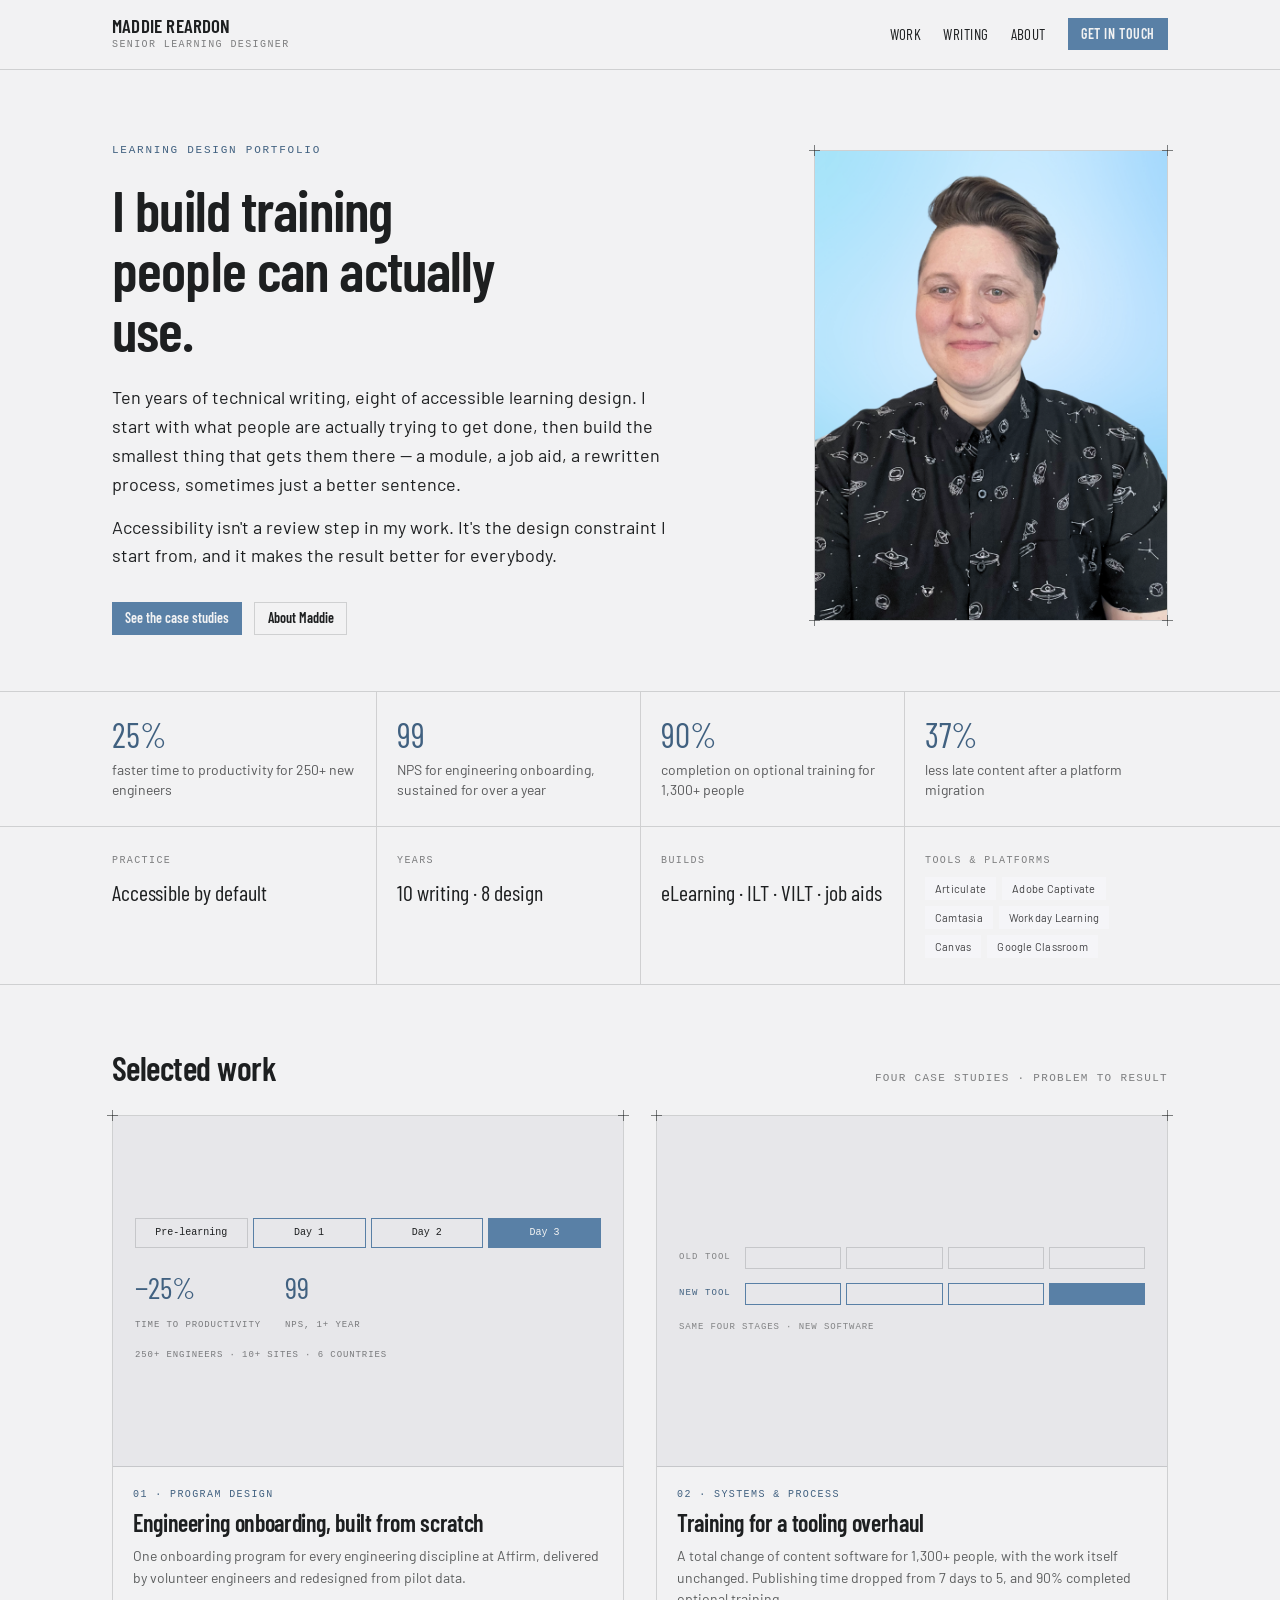
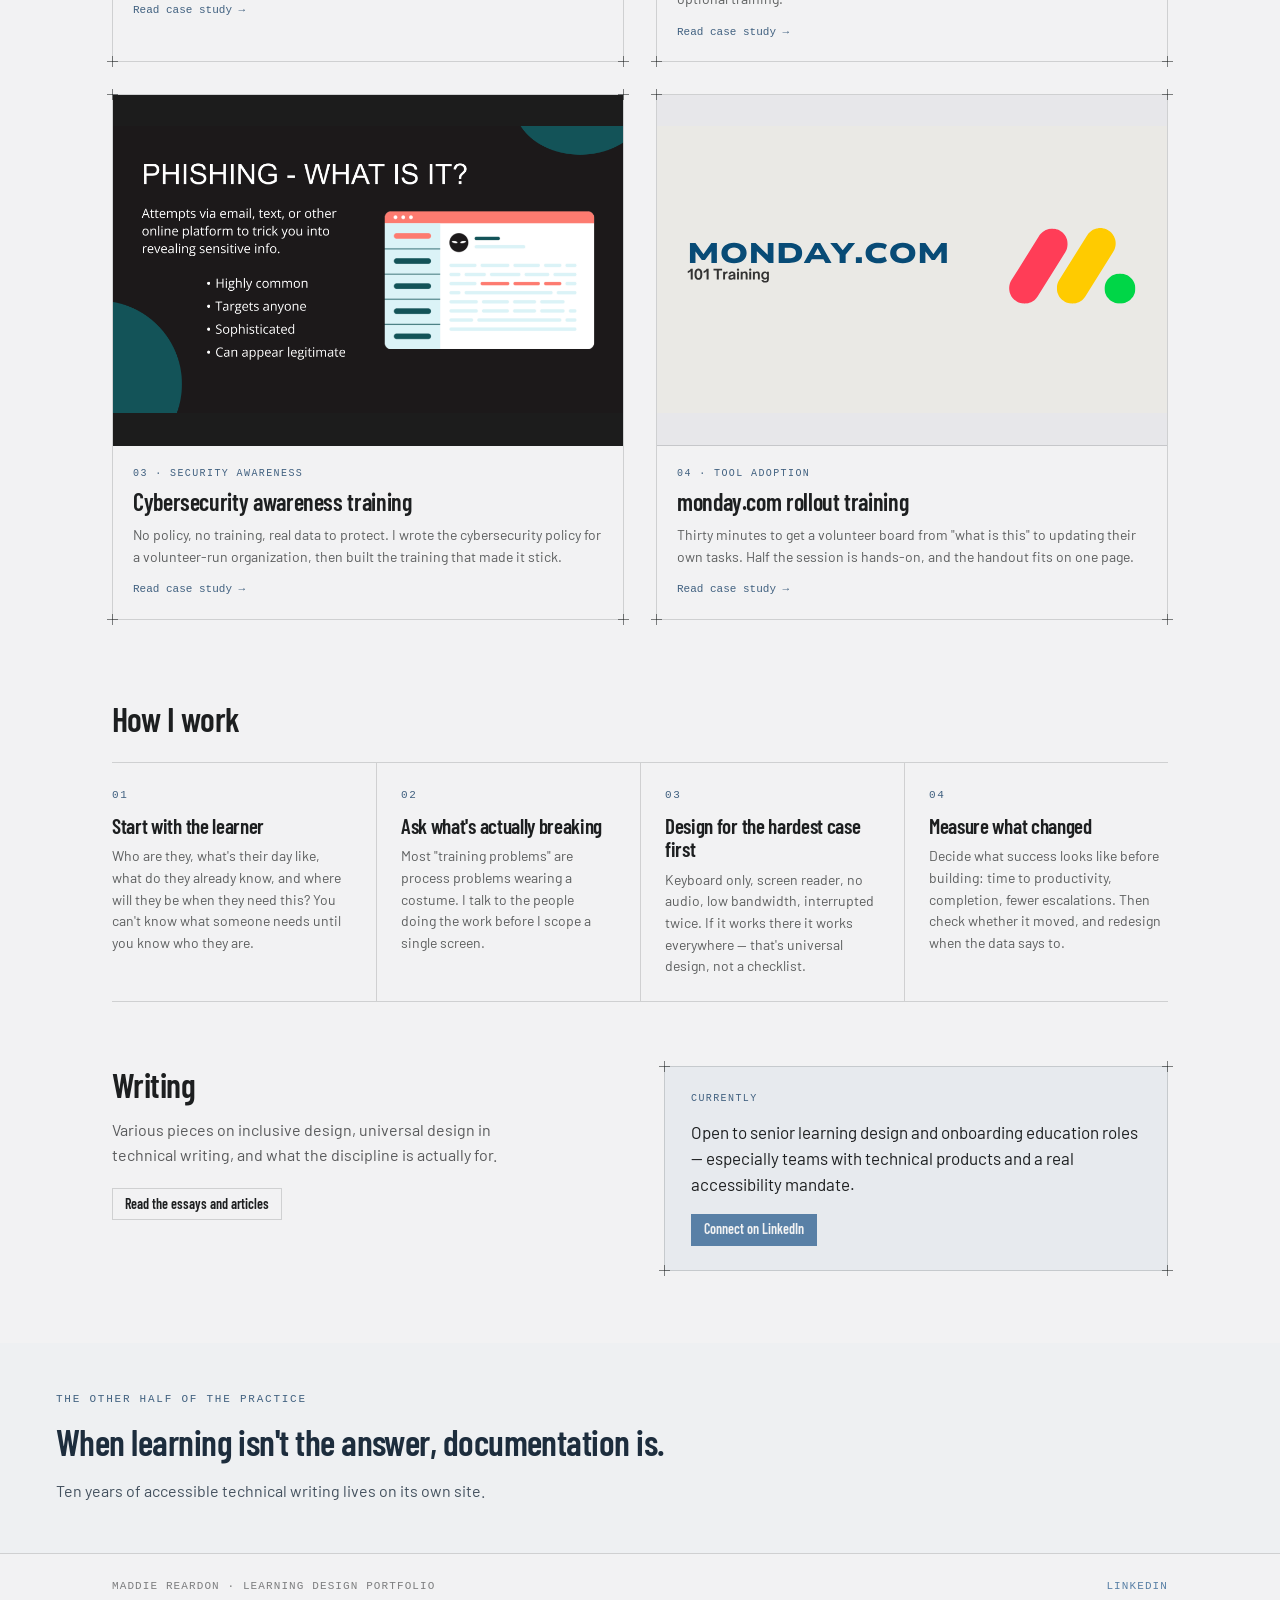
<file: index.html>
<!DOCTYPE html>
<html lang="en">
<head>
<meta charset="utf-8">
<meta name="viewport" content="width=device-width, initial-scale=1">
<title>Maddie Reardon — Senior Learning Designer</title>
<meta name="description" content="Learning designer building accessible training for technical products, systems rollouts, and compliance topics.">
<meta property="og:title" content="Maddie Reardon — Senior Learning Designer">
<meta property="og:description" content="Learning designer building accessible training for technical products, systems rollouts, and compliance topics.">
<meta property="og:type" content="website">
<link rel="stylesheet" href="assets/styles.css"><link rel="preconnect" href="https://fonts.gstatic.com"><style>body{margin:0}a{text-decoration:none}a:hover{color:var(--color-accent-700)}.mono{font-family:ui-monospace,Menlo,Consolas,monospace}.btn,.tag{white-space:nowrap}.duotone::after{opacity:.15}</style>
</head>
<body>
<div style="min-height:100vh;background:var(--color-bg);color:var(--color-text)">

  <header style="border-bottom:1px solid var(--color-divider);position:sticky;top:0;background:var(--color-bg);z-index:5">
    <div style="max-width:1120px;margin:0 auto;padding:16px 32px;display:flex;align-items:center;justify-content:space-between;gap:24px">
      <a href="index.html" style="display:flex;flex-direction:column;gap:2px;color:var(--color-text)">
        <span style="font-family:var(--font-heading);font-weight:600;font-size:19px;letter-spacing:.01em;line-height:1">MADDIE REARDON</span>
        <span class="mono" style="font-size:10px;letter-spacing:.14em;text-transform:uppercase;color:color-mix(in srgb,var(--color-text) 55%,transparent)">Senior learning designer</span>
      </a>
      <nav style="display:flex;align-items:center;gap:22px;font-family:var(--font-heading);font-size:15px;letter-spacing:.03em;text-transform:uppercase">
        <a href="#work" style="color:var(--color-text)">Work</a>
        <a href="writing.html" style="color:var(--color-text)">Writing</a>
        <a href="about.html" style="color:var(--color-text)">About</a>
        <a class="btn btn-primary" href="https://linkedin.com/in/maddie-reardon" target="_blank" rel="noopener" style="letter-spacing:.04em">Get in touch</a>
      </nav>
    </div>
  </header>

  <section style="max-width:1120px;margin:0 auto;padding:72px 32px 56px;display:grid;grid-template-columns:1.55fr .85fr;gap:56px;align-items:start">
    <div>
      <p class="mono" style="font-size:11px;letter-spacing:.16em;text-transform:uppercase;color:var(--color-accent-700);margin:0 0 20px">Learning design portfolio</p>
      <h1 style="font-size:58px;line-height:1.04;margin:0 0 24px;max-width:16ch">I build training people can actually use.</h1>
      <p style="font-size:18px;line-height:1.6;max-width:56ch;margin:0 0 14px;text-wrap:pretty">Ten years of technical writing, eight of accessible learning design. I start with what people are actually trying to get done, then build the smallest thing that gets them there — a module, a job aid, a rewritten process, sometimes just a better sentence.</p>
      <p style="font-size:18px;line-height:1.6;max-width:56ch;margin:0 0 32px;text-wrap:pretty">Accessibility isn't a review step in my work. It's the design constraint I start from, and it makes the result better for everybody.</p>
      <div style="display:flex;gap:12px;flex-wrap:wrap">
        <a class="btn btn-primary" href="#work">See the case studies</a>
        <a class="btn btn-secondary" href="about.html">About Maddie</a>
      </div>
    </div>
    <figure class="blueprint duotone" style="margin:8px 0 0">
      <i class="corner tl"></i><i class="corner tr"></i><i class="corner bl"></i><i class="corner br"></i>
      <img src="assets/maddie-reardon.png" alt="Maddie Reardon" style="width:100%;display:block">
    </figure>
  </section>

  <section aria-label="Selected results" style="border-top:1px solid var(--color-divider)">
    <div style="max-width:1120px;margin:0 auto;padding:0 32px;display:grid;grid-template-columns:repeat(4,1fr)">
      <div style="padding:26px 20px 26px 0;"><p style="font-family:var(--font-heading);font-size:34px;line-height:1;margin:0 0 8px;color:var(--color-accent-700)">25%</p><p style="font-size:14px;line-height:1.45;margin:0;color:color-mix(in srgb,var(--color-text) 72%,transparent)">faster time to productivity for 250+ new engineers</p></div>
      <div style="padding:26px 20px;border-left:1px solid var(--color-divider);"><p style="font-family:var(--font-heading);font-size:34px;line-height:1;margin:0 0 8px;color:var(--color-accent-700)">99</p><p style="font-size:14px;line-height:1.45;margin:0;color:color-mix(in srgb,var(--color-text) 72%,transparent)">NPS for engineering onboarding, sustained for over a year</p></div>
      <div style="padding:26px 20px;border-left:1px solid var(--color-divider);"><p style="font-family:var(--font-heading);font-size:34px;line-height:1;margin:0 0 8px;color:var(--color-accent-700)">90%</p><p style="font-size:14px;line-height:1.45;margin:0;color:color-mix(in srgb,var(--color-text) 72%,transparent)">completion on optional training for 1,300+ people</p></div>
      <div style="padding:26px 0 26px 20px;border-left:1px solid var(--color-divider);"><p style="font-family:var(--font-heading);font-size:34px;line-height:1;margin:0 0 8px;color:var(--color-accent-700)">37%</p><p style="font-size:14px;line-height:1.45;margin:0;color:color-mix(in srgb,var(--color-text) 72%,transparent)">less late content after a platform migration</p></div>
    </div>
  </section>

  <section style="border-top:1px solid var(--color-divider);border-bottom:1px solid var(--color-divider)">
    <div style="max-width:1120px;margin:0 auto;padding:0 32px;display:grid;grid-template-columns:repeat(4,1fr)">
      <div style="padding:26px 20px 26px 0"><p class="mono" style="font-size:10px;letter-spacing:.14em;text-transform:uppercase;color:color-mix(in srgb,var(--color-text) 55%,transparent);margin:0 0 6px">Practice</p><p style="font-family:var(--font-heading);font-size:22px;margin:0">Accessible by default</p></div>
      <div style="padding:26px 20px;border-left:1px solid var(--color-divider)"><p class="mono" style="font-size:10px;letter-spacing:.14em;text-transform:uppercase;color:color-mix(in srgb,var(--color-text) 55%,transparent);margin:0 0 6px">Years</p><p style="font-family:var(--font-heading);font-size:22px;margin:0">10 writing · 8 design</p></div>
      <div style="padding:26px 20px;border-left:1px solid var(--color-divider)"><p class="mono" style="font-size:10px;letter-spacing:.14em;text-transform:uppercase;color:color-mix(in srgb,var(--color-text) 55%,transparent);margin:0 0 6px">Builds</p><p style="font-family:var(--font-heading);font-size:22px;margin:0">eLearning · ILT · VILT · job aids</p></div>
      <div style="padding:26px 0 26px 20px;border-left:1px solid var(--color-divider)"><p class="mono" style="font-size:10px;letter-spacing:.14em;text-transform:uppercase;color:color-mix(in srgb,var(--color-text) 55%,transparent);margin:0 0 8px">Tools &amp; platforms</p><div style="display:flex;flex-wrap:wrap;gap:6px"><span class="tag tag-neutral">Articulate</span><span class="tag tag-neutral">Adobe Captivate</span><span class="tag tag-neutral">Camtasia</span><span class="tag tag-neutral">Workday Learning</span><span class="tag tag-neutral">Canvas</span><span class="tag tag-neutral">Google Classroom</span></div></div>
    </div>
  </section>

  <section id="work" style="max-width:1120px;margin:0 auto;padding:64px 32px 24px;scroll-margin-top:80px">
    <div style="display:flex;align-items:baseline;justify-content:space-between;gap:24px;margin:0 0 28px">
      <h2 style="font-size:34px;margin:0">Selected work</h2>
      <p class="mono" style="font-size:11px;letter-spacing:.12em;text-transform:uppercase;color:color-mix(in srgb,var(--color-text) 55%,transparent);margin:0">Four case studies · problem to result</p>
    </div>
    <div style="display:grid;grid-template-columns:repeat(2,1fr);gap:32px">

      <a class="card blueprint" href="work-launchpad.html" style="display:flex;flex-direction:column;gap:0;padding:0;color:var(--color-text)">
        <i class="corner tl"></i><i class="corner tr"></i><i class="corner bl"></i><i class="corner br"></i>
        <div style="aspect-ratio:16/11;background:var(--color-neutral-200);border-bottom:1px solid var(--color-divider);display:flex;flex-direction:column;justify-content:center;gap:16px;padding:0 22px">
          <div style="display:flex;gap:5px"><span style="flex:1;border:1px solid var(--color-divider);padding:6px 4px;font-size:10px;text-align:center" class="mono">Pre-learning</span><span style="flex:1;border:1px solid var(--color-accent);padding:6px 4px;font-size:10px;text-align:center" class="mono">Day 1</span><span style="flex:1;border:1px solid var(--color-accent);padding:6px 4px;font-size:10px;text-align:center" class="mono">Day 2</span><span style="flex:1;background:var(--color-accent);color:var(--color-bg);border:1px solid var(--color-accent);padding:6px 4px;font-size:10px;text-align:center" class="mono">Day 3</span></div>
          <div style="display:flex;gap:24px;align-items:baseline">
            <p style="margin:0"><span style="font-family:var(--font-heading);font-size:30px;color:var(--color-accent-700)">−25%</span><br><span class="mono" style="font-size:9px;letter-spacing:.1em;text-transform:uppercase;color:color-mix(in srgb,var(--color-text) 55%,transparent);">Time to productivity</span></p>
            <p style="margin:0"><span style="font-family:var(--font-heading);font-size:30px;color:var(--color-accent-700)">99</span><br><span class="mono" style="font-size:9px;letter-spacing:.1em;text-transform:uppercase;color:color-mix(in srgb,var(--color-text) 55%,transparent);">NPS, 1+ year</span></p>
          </div>
          <p class="mono" style="font-size:9px;letter-spacing:.1em;text-transform:uppercase;color:color-mix(in srgb,var(--color-text) 55%,transparent);margin:0">250+ engineers · 10+ sites · 6 countries</p>
        </div>
        <div style="padding:20px">
          <p class="mono" style="font-size:10px;letter-spacing:.14em;text-transform:uppercase;color:var(--color-accent-700);margin:0 0 8px">01 · Program design</p>
          <h3 style="font-size:24px;margin:0 0 8px">Engineering onboarding, built from scratch</h3>
          <p style="font-size:14px;margin:0 0 14px;color:color-mix(in srgb,var(--color-text) 70%,transparent);text-wrap:pretty">One onboarding program for every engineering discipline at Affirm, delivered by volunteer engineers and redesigned from pilot data.</p>
          <p class="mono" style="font-size:11px;margin:0;color:var(--color-accent-700)">Read case study →</p>
        </div>
      </a>

      <a class="card blueprint" href="work-workday.html" style="display:flex;flex-direction:column;gap:0;padding:0;color:var(--color-text)">
        <i class="corner tl"></i><i class="corner tr"></i><i class="corner bl"></i><i class="corner br"></i>
        <div style="aspect-ratio:16/11;background:var(--color-neutral-200);border-bottom:1px solid var(--color-divider);display:flex;flex-direction:column;justify-content:center;gap:14px;padding:0 22px">
          <div style="display:grid;grid-template-columns:56px 1fr;gap:10px;align-items:center">
            <span class="mono" style="font-size:9px;letter-spacing:.12em;text-transform:uppercase;color:color-mix(in srgb,var(--color-text) 50%,transparent)">Old tool</span>
            <div style="display:flex;gap:5px">
              <span style="flex:1;border:1px solid var(--color-divider);height:22px"></span>
              <span style="flex:1;border:1px solid var(--color-divider);height:22px"></span>
              <span style="flex:1;border:1px solid var(--color-divider);height:22px"></span>
              <span style="flex:1;border:1px solid var(--color-divider);height:22px"></span>
            </div>
          </div>
          <div style="display:grid;grid-template-columns:56px 1fr;gap:10px;align-items:center">
            <span class="mono" style="font-size:9px;letter-spacing:.12em;text-transform:uppercase;color:var(--color-accent-700)">New tool</span>
            <div style="display:flex;gap:5px">
              <span style="flex:1;border:1px solid var(--color-accent);height:22px"></span>
              <span style="flex:1;border:1px solid var(--color-accent);height:22px"></span>
              <span style="flex:1;border:1px solid var(--color-accent);height:22px"></span>
              <span style="flex:1;background:var(--color-accent);border:1px solid var(--color-accent);height:22px"></span>
            </div>
          </div>
          <p class="mono" style="font-size:9px;letter-spacing:.1em;text-transform:uppercase;color:color-mix(in srgb,var(--color-text) 50%,transparent);margin:2px 0 0">Same four stages · new software</p>
        </div>
        <div style="padding:20px">
          <p class="mono" style="font-size:10px;letter-spacing:.14em;text-transform:uppercase;color:var(--color-accent-700);margin:0 0 8px">02 · Systems &amp; process</p>
          <h3 style="font-size:24px;margin:0 0 8px">Training for a tooling overhaul</h3>
          <p style="font-size:14px;margin:0 0 14px;color:color-mix(in srgb,var(--color-text) 70%,transparent);text-wrap:pretty">A total change of content software for 1,300+ people, with the work itself unchanged. Publishing time dropped from 7 days to 5, and 90% completed optional training.</p>
          <p class="mono" style="font-size:11px;margin:0;color:var(--color-accent-700)">Read case study →</p>
        </div>
      </a>

      <a class="card blueprint" href="work-cybersecurity.html" style="display:flex;flex-direction:column;gap:0;padding:0;color:var(--color-text)">
        <i class="corner tl"></i><i class="corner tr"></i><i class="corner bl"></i><i class="corner br"></i>
        <div style="aspect-ratio:16/11;overflow:hidden;border-bottom:1px solid var(--color-divider);background:#1c1c1c;display:grid;place-items:center">
          <img src="assets/cybersecurity-phishing-slide.png" alt="Slide from the cybersecurity module: Phishing — what is it?" style="width:100%;height:auto;object-fit:contain;display:block">
        </div>
        <div style="padding:20px">
          <p class="mono" style="font-size:10px;letter-spacing:.14em;text-transform:uppercase;color:var(--color-accent-700);margin:0 0 8px">03 · Security awareness</p>
          <h3 style="font-size:24px;margin:0 0 8px">Cybersecurity awareness training</h3>
          <p style="font-size:14px;margin:0 0 14px;color:color-mix(in srgb,var(--color-text) 70%,transparent);text-wrap:pretty">No policy, no training, real data to protect. I wrote the cybersecurity policy for a volunteer-run organization, then built the training that made it stick.</p>
          <p class="mono" style="font-size:11px;margin:0;color:var(--color-accent-700)">Read case study →</p>
        </div>
      </a>

      <a class="card blueprint" href="work-monday.html" style="display:flex;flex-direction:column;gap:0;padding:0;color:var(--color-text)">
        <i class="corner tl"></i><i class="corner tr"></i><i class="corner bl"></i><i class="corner br"></i>
        <div style="aspect-ratio:16/11;overflow:hidden;border-bottom:1px solid var(--color-divider);background:var(--color-neutral-200);display:grid;place-items:center">
          <img src="assets/monday-101.svg" alt="monday.com 101 training title graphic" style="width:100%;height:auto;object-fit:contain;display:block">
        </div>
        <div style="padding:20px">
          <p class="mono" style="font-size:10px;letter-spacing:.14em;text-transform:uppercase;color:var(--color-accent-700);margin:0 0 8px">04 · Tool adoption</p>
          <h3 style="font-size:24px;margin:0 0 8px">monday.com rollout training</h3>
          <p style="font-size:14px;margin:0 0 14px;color:color-mix(in srgb,var(--color-text) 70%,transparent);text-wrap:pretty">Thirty minutes to get a volunteer board from "what is this" to updating their own tasks. Half the session is hands-on, and the handout fits on one page.</p>
          <p class="mono" style="font-size:11px;margin:0;color:var(--color-accent-700)">Read case study →</p>
        </div>
      </a>

    </div>
  </section>

  <section style="max-width:1120px;margin:0 auto;padding:56px 32px 8px">
    <h2 style="font-size:34px;margin:0 0 24px">How I work</h2>
    <div style="display:grid;grid-template-columns:repeat(4,1fr);gap:0;border-top:1px solid var(--color-divider);border-bottom:1px solid var(--color-divider)">
      <div style="padding:24px 24px 24px 0">
        <p class="mono" style="font-size:11px;letter-spacing:.14em;color:var(--color-accent-700);margin:0 0 10px">01</p>
        <h4 style="font-size:21px;margin:0 0 8px">Start with the learner</h4>
        <p style="font-size:14px;margin:0;color:color-mix(in srgb,var(--color-text) 70%,transparent);text-wrap:pretty">Who are they, what's their day like, what do they already know, and where will they be when they need this? You can't know what someone needs until you know who they are.</p>
      </div>
      <div style="padding:24px;border-left:1px solid var(--color-divider)">
        <p class="mono" style="font-size:11px;letter-spacing:.14em;color:var(--color-accent-700);margin:0 0 10px">02</p>
        <h4 style="font-size:21px;margin:0 0 8px">Ask what's actually breaking</h4>
        <p style="font-size:14px;margin:0;color:color-mix(in srgb,var(--color-text) 70%,transparent);text-wrap:pretty">Most "training problems" are process problems wearing a costume. I talk to the people doing the work before I scope a single screen.</p>
      </div>
      <div style="padding:24px;border-left:1px solid var(--color-divider)">
        <p class="mono" style="font-size:11px;letter-spacing:.14em;color:var(--color-accent-700);margin:0 0 10px">03</p>
        <h4 style="font-size:21px;margin:0 0 8px">Design for the hardest case first</h4>
        <p style="font-size:14px;margin:0;color:color-mix(in srgb,var(--color-text) 70%,transparent);text-wrap:pretty">Keyboard only, screen reader, no audio, low bandwidth, interrupted twice. If it works there it works everywhere — that's universal design, not a checklist.</p>
      </div>
      <div style="padding:24px 0 24px 24px;border-left:1px solid var(--color-divider)">
        <p class="mono" style="font-size:11px;letter-spacing:.14em;color:var(--color-accent-700);margin:0 0 10px">04</p>
        <h4 style="font-size:21px;margin:0 0 8px">Measure what changed</h4>
        <p style="font-size:14px;margin:0;color:color-mix(in srgb,var(--color-text) 70%,transparent);text-wrap:pretty">Decide what success looks like before building: time to productivity, completion, fewer escalations. Then check whether it moved, and redesign when the data says to.</p>
      </div>
    </div>
  </section>

  <section style="max-width:1120px;margin:0 auto;padding:56px 32px 72px;display:grid;grid-template-columns:1fr 1fr;gap:48px;align-items:start">
    <div>
      <h2 style="font-size:34px;margin:0 0 14px">Writing</h2>
      <p style="font-size:16px;margin:0 0 20px;max-width:44ch;color:color-mix(in srgb,var(--color-text) 72%,transparent);text-wrap:pretty">Various pieces on inclusive design, universal design in technical writing, and what the discipline is actually for.</p>
      <a class="btn btn-secondary" href="writing.html">Read the essays and articles</a>
    </div>
    <div class="blueprint" style="padding:24px 26px;background:color-mix(in srgb,var(--color-accent) 7%,transparent)">
      <i class="corner tl"></i><i class="corner tr"></i><i class="corner bl"></i><i class="corner br"></i>
      <p class="mono" style="font-size:10px;letter-spacing:.14em;text-transform:uppercase;color:var(--color-accent-700);margin:0 0 12px">Currently</p>
      <p style="font-size:17px;line-height:1.55;margin:0 0 16px;text-wrap:pretty">Open to senior learning design and onboarding education roles — especially teams with technical products and a real accessibility mandate.</p>
      <a class="btn btn-primary" href="https://linkedin.com/in/maddie-reardon" target="_blank" rel="noopener">Connect on LinkedIn</a>
    </div>
  </section>

    <section style="background:#eef0f2;color:var(--color-accent-900);padding:48px 56px;display:flex;flex-wrap:wrap;gap:32px;align-items:end;justify-content:space-between">
    <div style="max-width:1180px;margin:0 auto;display:flex;flex-wrap:wrap;gap:32px;align-items:end;justify-content:space-between;width:100%">
      <div>
        <p class="mono" style="font-size:11px;letter-spacing:.16em;text-transform:uppercase;color:var(--color-accent-700);margin:0 0 14px">The other half of the practice</p>
        <h2 style="font-size:36px;letter-spacing:-.015em;margin:0">When learning isn't the answer, documentation is.</h2>
        <p style="font-size:16px;line-height:1.65;max-width:58ch;margin:16px 0 0;color:color-mix(in srgb,var(--color-accent-900) 82%,transparent);text-wrap:pretty">Ten years of accessible technical writing lives on its own site.</p>
      </div>
    </div>
  </section>

  <footer style="border-top:1px solid var(--color-divider)">
    <div style="max-width:1120px;margin:0 auto;padding:24px 32px;display:flex;justify-content:space-between;gap:24px;flex-wrap:wrap">
      <p class="mono" style="font-size:11px;letter-spacing:.1em;text-transform:uppercase;color:color-mix(in srgb,var(--color-text) 55%,transparent);margin:0">Maddie Reardon · Learning design portfolio</p>
      <div style="display:flex;gap:20px" class="mono">
        <a href="https://linkedin.com/in/maddie-reardon" target="_blank" rel="noopener" style="font-size:11px;letter-spacing:.1em;text-transform:uppercase">LinkedIn</a>
      </div>
    </div>
  </footer>
</div>
</body>
</html>
</file>
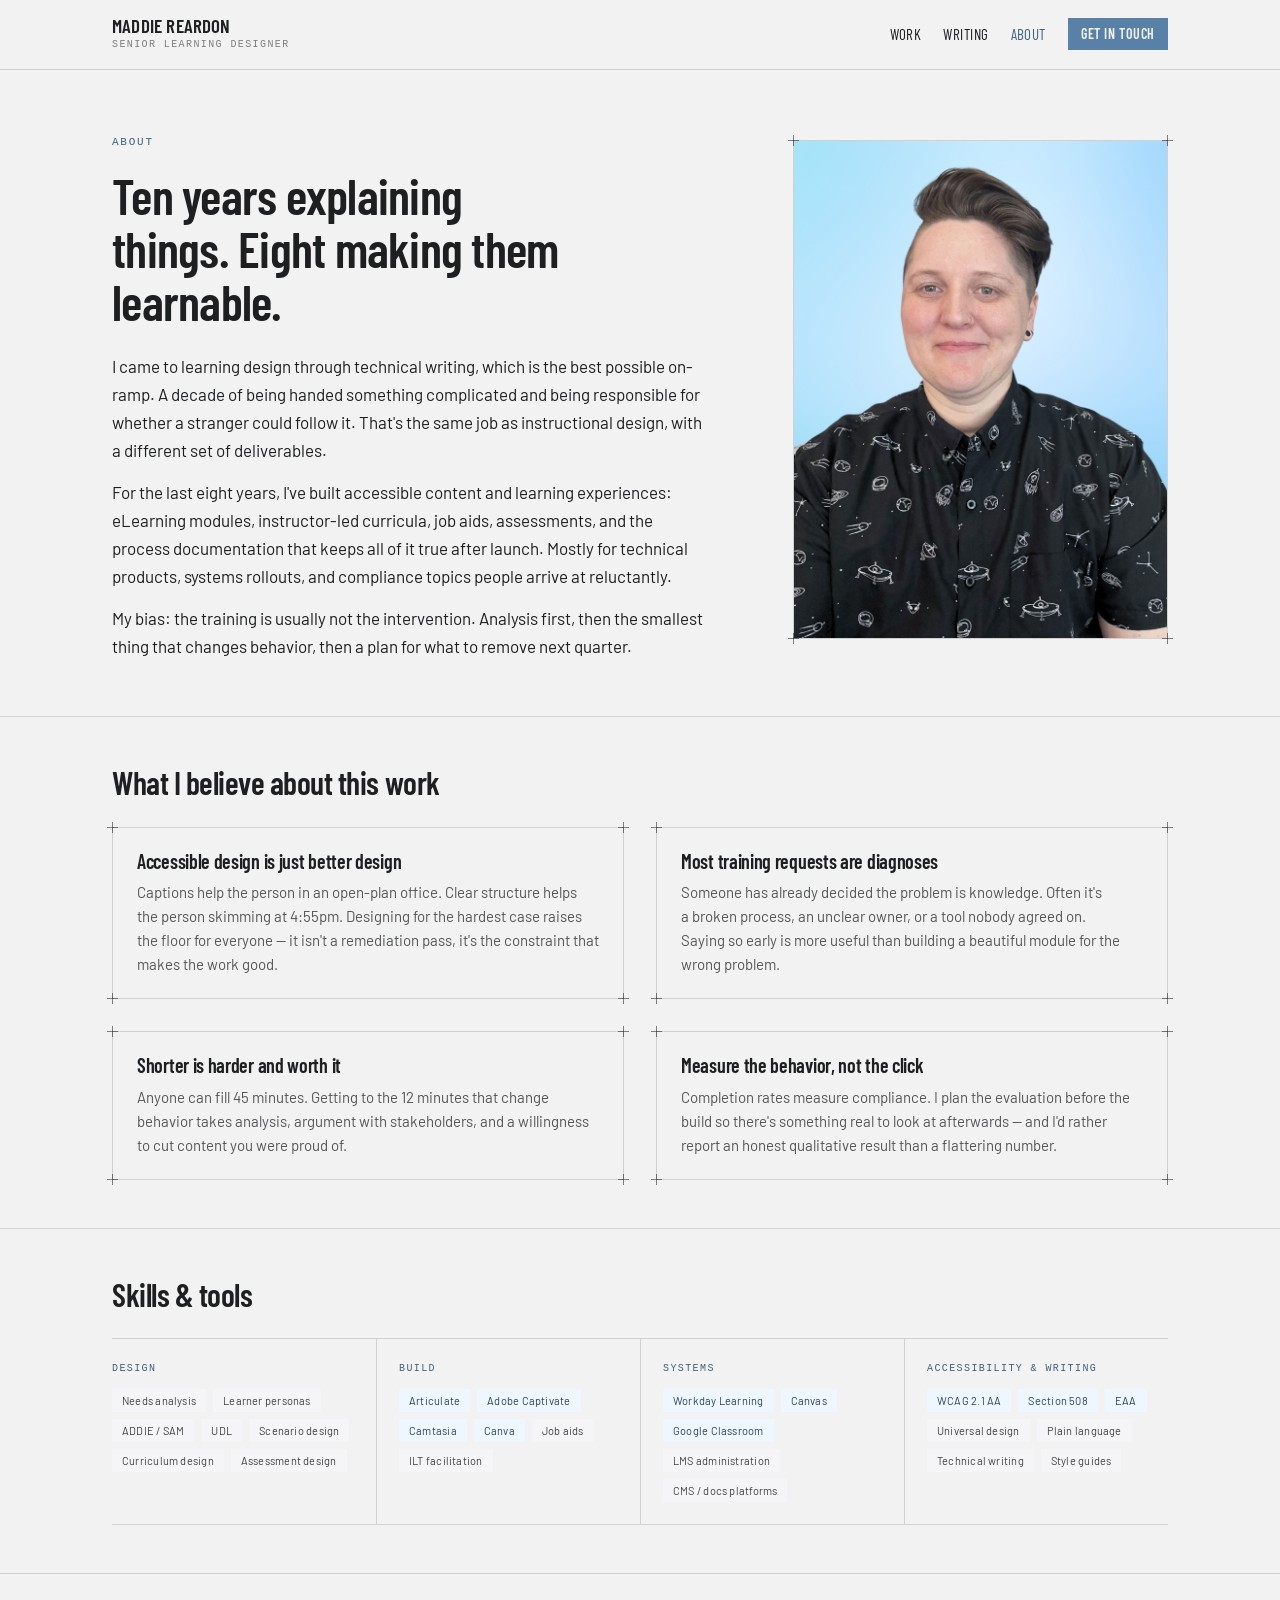
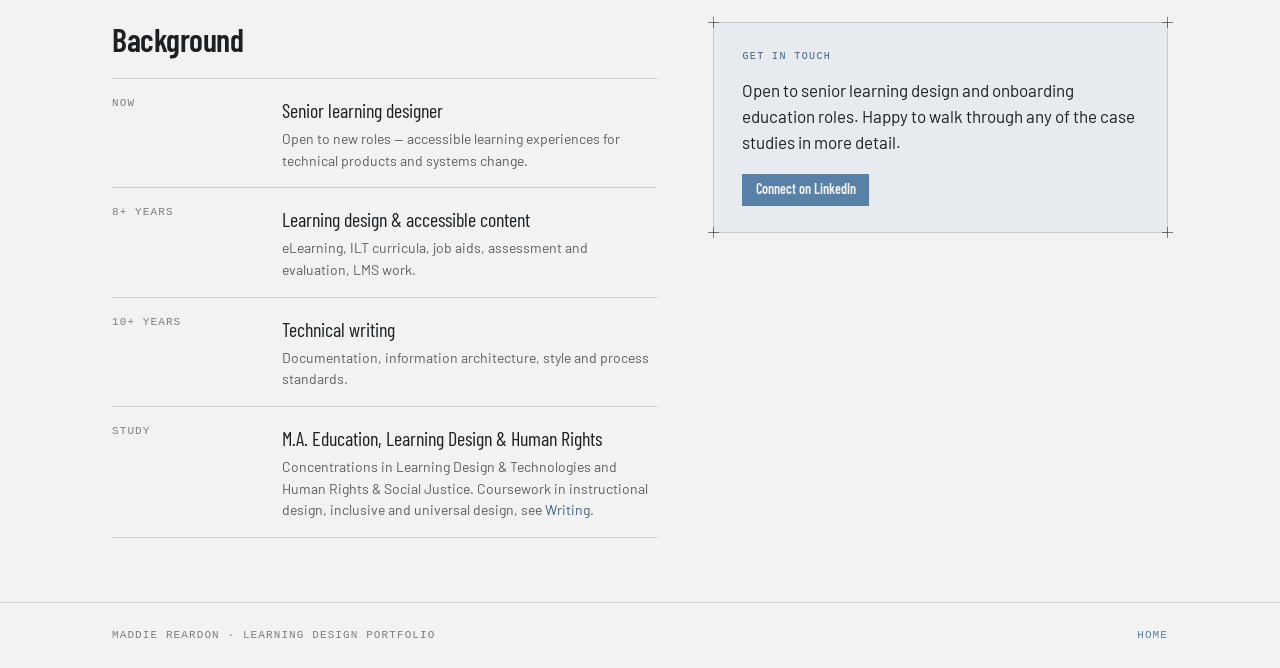
<file: about.html>
<!DOCTYPE html>

<html lang="en">
<head>
<meta charset="utf-8"/>
<meta content="width=device-width, initial-scale=1" name="viewport"/>
<title>About — Maddie Reardon</title>
<meta content="Ten years in technical writing, eight in learning design. Accessible eLearning, ILT curricula, job aids, and evaluation." name="description"/>
<meta content="About — Maddie Reardon" property="og:title"/>
<meta content="Ten years in technical writing, eight in learning design. Accessible eLearning, ILT curricula, job aids, and evaluation." property="og:description"/>
<meta content="website" property="og:type"/>
<link href="assets/styles.css" rel="stylesheet"/><style>.duotone::after{opacity:.15}</style>
</head>
<body>
<div style="min-height:100vh;background:var(--color-bg);color:var(--color-text)">
<header style="border-bottom:1px solid var(--color-divider);position:sticky;top:0;background:var(--color-bg);z-index:5">
<div class="site-header wrap" style="display:flex;align-items:center;justify-content:space-between;gap:24px;padding-top:16px;padding-bottom:16px">
<a href="index.html" style="display:flex;flex-direction:column;gap:2px;color:var(--color-text)">
<span style="font-family:var(--font-heading);font-weight:600;font-size:19px;letter-spacing:.01em;line-height:1">MADDIE REARDON</span>
<span class="mono" style="font-size:10px;letter-spacing:.14em;text-transform:uppercase;color:color-mix(in srgb,var(--color-text) 55%,transparent)">Senior learning designer</span>
</a>
<nav class="site-nav" style="display:flex;align-items:center;gap:22px;font-family:var(--font-heading);font-size:15px;letter-spacing:.03em;text-transform:uppercase">
<a href="index.html#work" style="color:var(--color-text)">Work</a>
<a href="writing.html" style="color:var(--color-text)">Writing</a>
<a href="about.html" style="color:var(--color-accent-700)">About</a>
<a class="btn btn-primary" href="https://linkedin.com/in/maddie-reardon" rel="noopener" style="letter-spacing:.04em" target="_blank">Get in touch</a>
</nav>
</div>
</header>
<section class="wrap grid" style="--cols:1.5fr .9fr;--gap:56px;align-items:start;padding-top:64px;padding-bottom:56px">
<div>
<p class="mono" style="font-size:11px;letter-spacing:.16em;text-transform:uppercase;color:var(--color-accent-700);margin:0 0 18px">About</p>
<h1 style="--fs:50px;line-height:1.06;margin:0 0 24px;max-width:20ch">Ten years explaining things. Eight making them learnable.</h1>
<p style="font-size:17px;line-height:1.65;margin:0 0 14px;max-width:60ch;text-wrap:pretty">I came to learning design through technical writing, which is the best possible on-ramp. A decade of being handed something complicated and being responsible for whether a stranger could follow it. That's the same job as instructional design, with a different set of deliverables.</p>
<p style="font-size:17px;line-height:1.65;margin:0 0 14px;max-width:60ch;text-wrap:pretty">For the last eight years, I've built accessible content and learning experiences: eLearning modules, instructor-led curricula, job aids, assessments, and the process documentation that keeps all of it true after launch. Mostly for technical products, systems rollouts, and compliance topics people arrive at reluctantly.</p>
<p style="font-size:17px;line-height:1.65;margin:0;max-width:60ch;text-wrap:pretty">My bias: the training is usually not the intervention. Analysis first, then the smallest thing that changes behavior, then a plan for what to remove next quarter.</p>
</div>
<figure class="blueprint duotone" style="margin:6px 0 0">
<i class="corner tl"></i><i class="corner tr"></i><i class="corner bl"></i><i class="corner br"></i>
<img alt="Maddie Reardon" src="assets/maddie-reardon.png" style="width:100%;display:block"/>
</figure>
</section>
<section style="border-top:1px solid var(--color-divider)">
<div class="wrap" style="padding-top:48px;padding-bottom:48px">
<h2 style="--fs:32px;margin:0 0 26px">What I believe about this work</h2>
<div class="grid" style="--cols:repeat(2,1fr);--gap:32px">
<div class="blueprint" style="padding:22px 24px">
<i class="corner tl"></i><i class="corner tr"></i><i class="corner bl"></i><i class="corner br"></i>
<h4 style="font-size:20px;margin:0 0 8px">Accessible design is just better design</h4>
<p style="font-size:15px;line-height:1.6;margin:0;color:color-mix(in srgb,var(--color-text) 74%,transparent);text-wrap:pretty">Captions help the person in an open-plan office. Clear structure helps the person skimming at 4:55pm. Designing for the hardest case raises the floor for everyone — it isn't a remediation pass, it's the constraint that makes the work good.</p>
</div>
<div class="blueprint" style="padding:22px 24px">
<i class="corner tl"></i><i class="corner tr"></i><i class="corner bl"></i><i class="corner br"></i>
<h4 style="font-size:20px;margin:0 0 8px">Most training requests are diagnoses</h4>
<p style="font-size:15px;line-height:1.6;margin:0;color:color-mix(in srgb,var(--color-text) 74%,transparent);text-wrap:pretty">Someone has already decided the problem is knowledge. Often it's a broken process, an unclear owner, or a tool nobody agreed on. Saying so early is more useful than building a beautiful module for the wrong problem.</p>
</div>
<div class="blueprint" style="padding:22px 24px">
<i class="corner tl"></i><i class="corner tr"></i><i class="corner bl"></i><i class="corner br"></i>
<h4 style="font-size:20px;margin:0 0 8px">Shorter is harder and worth it</h4>
<p style="font-size:15px;line-height:1.6;margin:0;color:color-mix(in srgb,var(--color-text) 74%,transparent);text-wrap:pretty">Anyone can fill 45 minutes. Getting to the 12 minutes that change behavior takes analysis, argument with stakeholders, and a willingness to cut content you were proud of.</p>
</div>
<div class="blueprint" style="padding:22px 24px">
<i class="corner tl"></i><i class="corner tr"></i><i class="corner bl"></i><i class="corner br"></i>
<h4 style="font-size:20px;margin:0 0 8px">Measure the behavior, not the click</h4>
<p style="font-size:15px;line-height:1.6;margin:0;color:color-mix(in srgb,var(--color-text) 74%,transparent);text-wrap:pretty">Completion rates measure compliance. I plan the evaluation before the build so there's something real to look at afterwards — and I'd rather report an honest qualitative result than a flattering number.</p>
</div>
</div>
</div>
</section>
<section style="border-top:1px solid var(--color-divider)">
<div class="wrap" style="padding-top:48px;padding-bottom:48px">
<h2 style="--fs:32px;margin:0 0 26px">Skills &amp; tools</h2>
<div class="grid grid-4" style="--cols:repeat(4,1fr);--gap:0;border-top:1px solid var(--color-divider)">
<div class="cell" style="--pad:22px 22px 22px 0;border-bottom:1px solid var(--color-divider)">
<p class="mono" style="font-size:10px;letter-spacing:.14em;text-transform:uppercase;color:var(--color-accent-700);margin:0 0 12px">Design</p>
<div style="display:flex;flex-wrap:wrap;gap:7px"><span class="tag tag-neutral">Needs analysis</span><span class="tag tag-neutral">Learner personas</span><span class="tag tag-neutral">ADDIE / SAM</span><span class="tag tag-neutral">UDL</span><span class="tag tag-neutral">Scenario design</span><span class="tag tag-neutral">Curriculum design</span><span class="tag tag-neutral">Assessment design</span></div>
</div>
<div class="divide cell" style="--pad:22px;border-bottom:1px solid var(--color-divider)">
<p class="mono" style="font-size:10px;letter-spacing:.14em;text-transform:uppercase;color:var(--color-accent-700);margin:0 0 12px">Build</p>
<div style="display:flex;flex-wrap:wrap;gap:7px"><span class="tag tag-accent">Articulate</span><span class="tag tag-accent">Adobe Captivate</span><span class="tag tag-accent">Camtasia</span><span class="tag tag-accent">Canva</span><span class="tag tag-neutral">Job aids</span><span class="tag tag-neutral">ILT facilitation</span></div>
</div>
<div class="divide cell" style="--pad:22px;border-bottom:1px solid var(--color-divider)">
<p class="mono" style="font-size:10px;letter-spacing:.14em;text-transform:uppercase;color:var(--color-accent-700);margin:0 0 12px">Systems</p>
<div style="display:flex;flex-wrap:wrap;gap:7px"><span class="tag tag-accent">Workday Learning</span><span class="tag tag-accent">Canvas</span><span class="tag tag-accent">Google Classroom</span><span class="tag tag-neutral">LMS administration</span><span class="tag tag-neutral">CMS / docs platforms</span></div>
</div>
<div class="divide cell" style="--pad:22px 0 22px 22px;border-bottom:1px solid var(--color-divider)">
<p class="mono" style="font-size:10px;letter-spacing:.14em;text-transform:uppercase;color:var(--color-accent-700);margin:0 0 12px">Accessibility &amp; writing</p>
<div style="display:flex;flex-wrap:wrap;gap:7px"><span class="tag tag-accent">WCAG 2.1 AA</span><span class="tag tag-accent">Section 508</span><span class="tag tag-accent">EAA</span><span class="tag tag-neutral">Universal design</span><span class="tag tag-neutral">Plain language</span><span class="tag tag-neutral">Technical writing</span><span class="tag tag-neutral">Style guides</span></div>
</div>
</div>
</div>
</section>
<section style="border-top:1px solid var(--color-divider)">
<div class="wrap grid" style="--cols:1.2fr 1fr;--gap:56px;align-items:start;padding-top:48px;padding-bottom:64px">
<div>
<h2 style="--fs:32px;margin:0 0 20px">Background</h2>
<div style="display:grid;gap:0;border-top:1px solid var(--color-divider)">
<div class="grid" style="--cols:150px 1fr;--gap:20px;padding:16px 0;border-bottom:1px solid var(--color-divider)">
<p class="mono" style="font-size:11px;letter-spacing:.1em;text-transform:uppercase;color:color-mix(in srgb,var(--color-text) 55%,transparent);margin:0">Now</p>
<div><p style="font-family:var(--font-heading);font-size:20px;margin:0 0 2px">Senior learning designer</p><p style="font-size:14px;margin:0;color:color-mix(in srgb,var(--color-text) 70%,transparent)">Open to new roles — accessible learning experiences for technical products and systems change.</p></div>
</div>
<div class="grid" style="--cols:150px 1fr;--gap:20px;padding:16px 0;border-bottom:1px solid var(--color-divider)">
<p class="mono" style="font-size:11px;letter-spacing:.1em;text-transform:uppercase;color:color-mix(in srgb,var(--color-text) 55%,transparent);margin:0">8+ years</p>
<div><p style="font-family:var(--font-heading);font-size:20px;margin:0 0 2px">Learning design &amp; accessible content</p><p style="font-size:14px;margin:0;color:color-mix(in srgb,var(--color-text) 70%,transparent)">eLearning, ILT curricula, job aids, assessment and evaluation, LMS work.</p></div>
</div>
<div class="grid" style="--cols:150px 1fr;--gap:20px;padding:16px 0;border-bottom:1px solid var(--color-divider)">
<p class="mono" style="font-size:11px;letter-spacing:.1em;text-transform:uppercase;color:color-mix(in srgb,var(--color-text) 55%,transparent);margin:0">10+ years</p>
<div><p style="font-family:var(--font-heading);font-size:20px;margin:0 0 2px">Technical writing</p><p style="font-size:14px;margin:0;color:color-mix(in srgb,var(--color-text) 70%,transparent)">Documentation, information architecture, style and process standards.</p></div>
</div>
<div class="grid" style="--cols:150px 1fr;--gap:20px;padding:16px 0;border-bottom:1px solid var(--color-divider)">
<p class="mono" style="font-size:11px;letter-spacing:.1em;text-transform:uppercase;color:color-mix(in srgb,var(--color-text) 55%,transparent);margin:0">Study</p>
<div><p style="font-family:var(--font-heading);font-size:20px;margin:0 0 2px">M.A. Education, Learning Design &amp; Human Rights</p><p style="font-size:14px;margin:0;color:color-mix(in srgb,var(--color-text) 70%,transparent)">Concentrations in Learning Design &amp; Technologies and Human Rights &amp; Social Justice. Coursework in instructional design, inclusive and universal design, see <a href="writing.html" style="color:var(--color-accent-700)">Writing</a>.</p></div>
</div>
</div>
</div>
<div class="blueprint" style="padding:26px 28px;background:color-mix(in srgb,var(--color-accent) 7%,transparent)">
<i class="corner tl"></i><i class="corner tr"></i><i class="corner bl"></i><i class="corner br"></i>
<p class="mono" style="font-size:10px;letter-spacing:.14em;text-transform:uppercase;color:var(--color-accent-700);margin:0 0 12px">Get in touch</p>
<p style="font-size:17px;line-height:1.55;margin:0 0 18px;text-wrap:pretty">Open to senior learning design and onboarding education roles. Happy to walk through any of the case studies in more detail.</p>
<div style="display:flex;flex-direction:column;gap:10px;align-items:flex-start">
<a class="btn btn-primary" href="https://linkedin.com/in/maddie-reardon" rel="noopener" target="_blank">Connect on LinkedIn</a>
</div>
</div>
</div>
</section>
<footer style="border-top:1px solid var(--color-divider)">
<div class="wrap" style="display:flex;justify-content:space-between;gap:24px;flex-wrap:wrap;padding-top:24px;padding-bottom:24px">
<p class="mono" style="font-size:11px;letter-spacing:.1em;text-transform:uppercase;color:color-mix(in srgb,var(--color-text) 55%,transparent);margin:0">Maddie Reardon · Learning design portfolio</p>
<a class="mono" href="index.html" style="font-size:11px;letter-spacing:.1em;text-transform:uppercase">Home</a>
</div>
</footer>
</div>
</body>
</html>
</file>
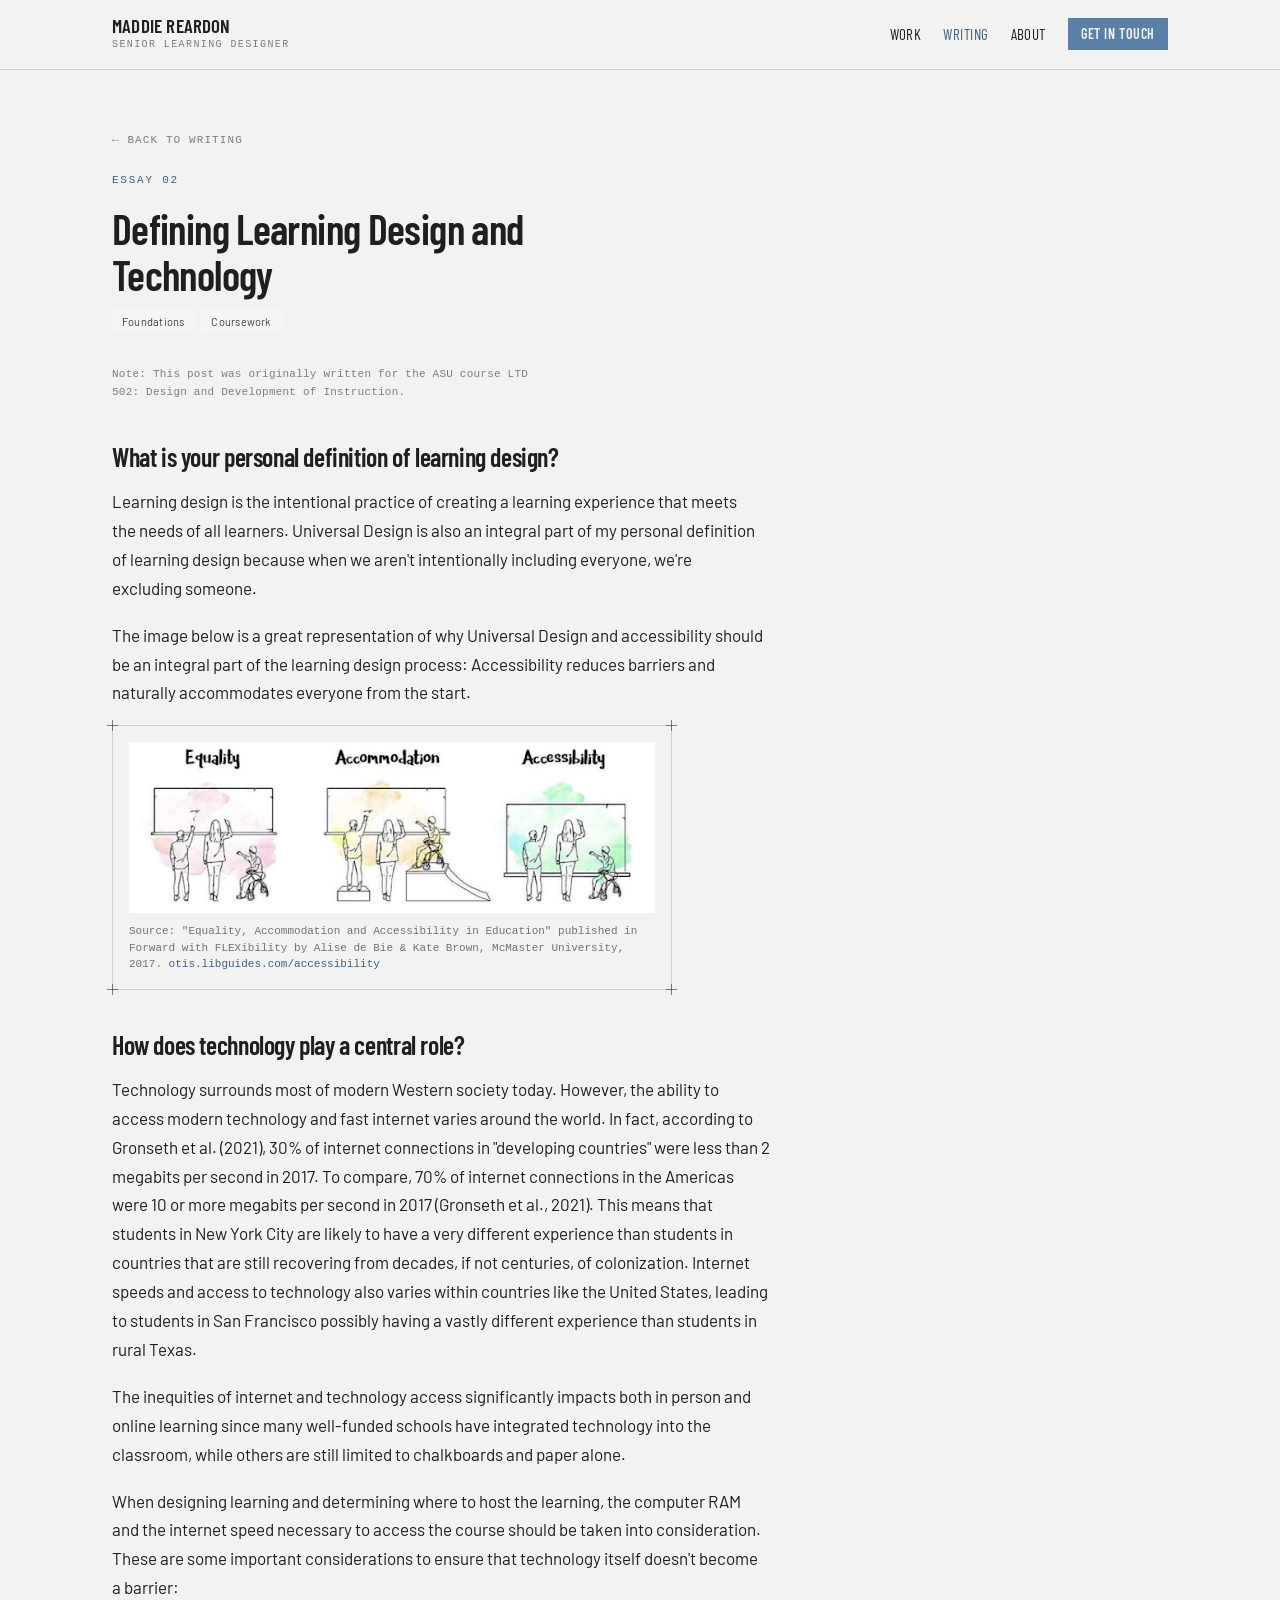
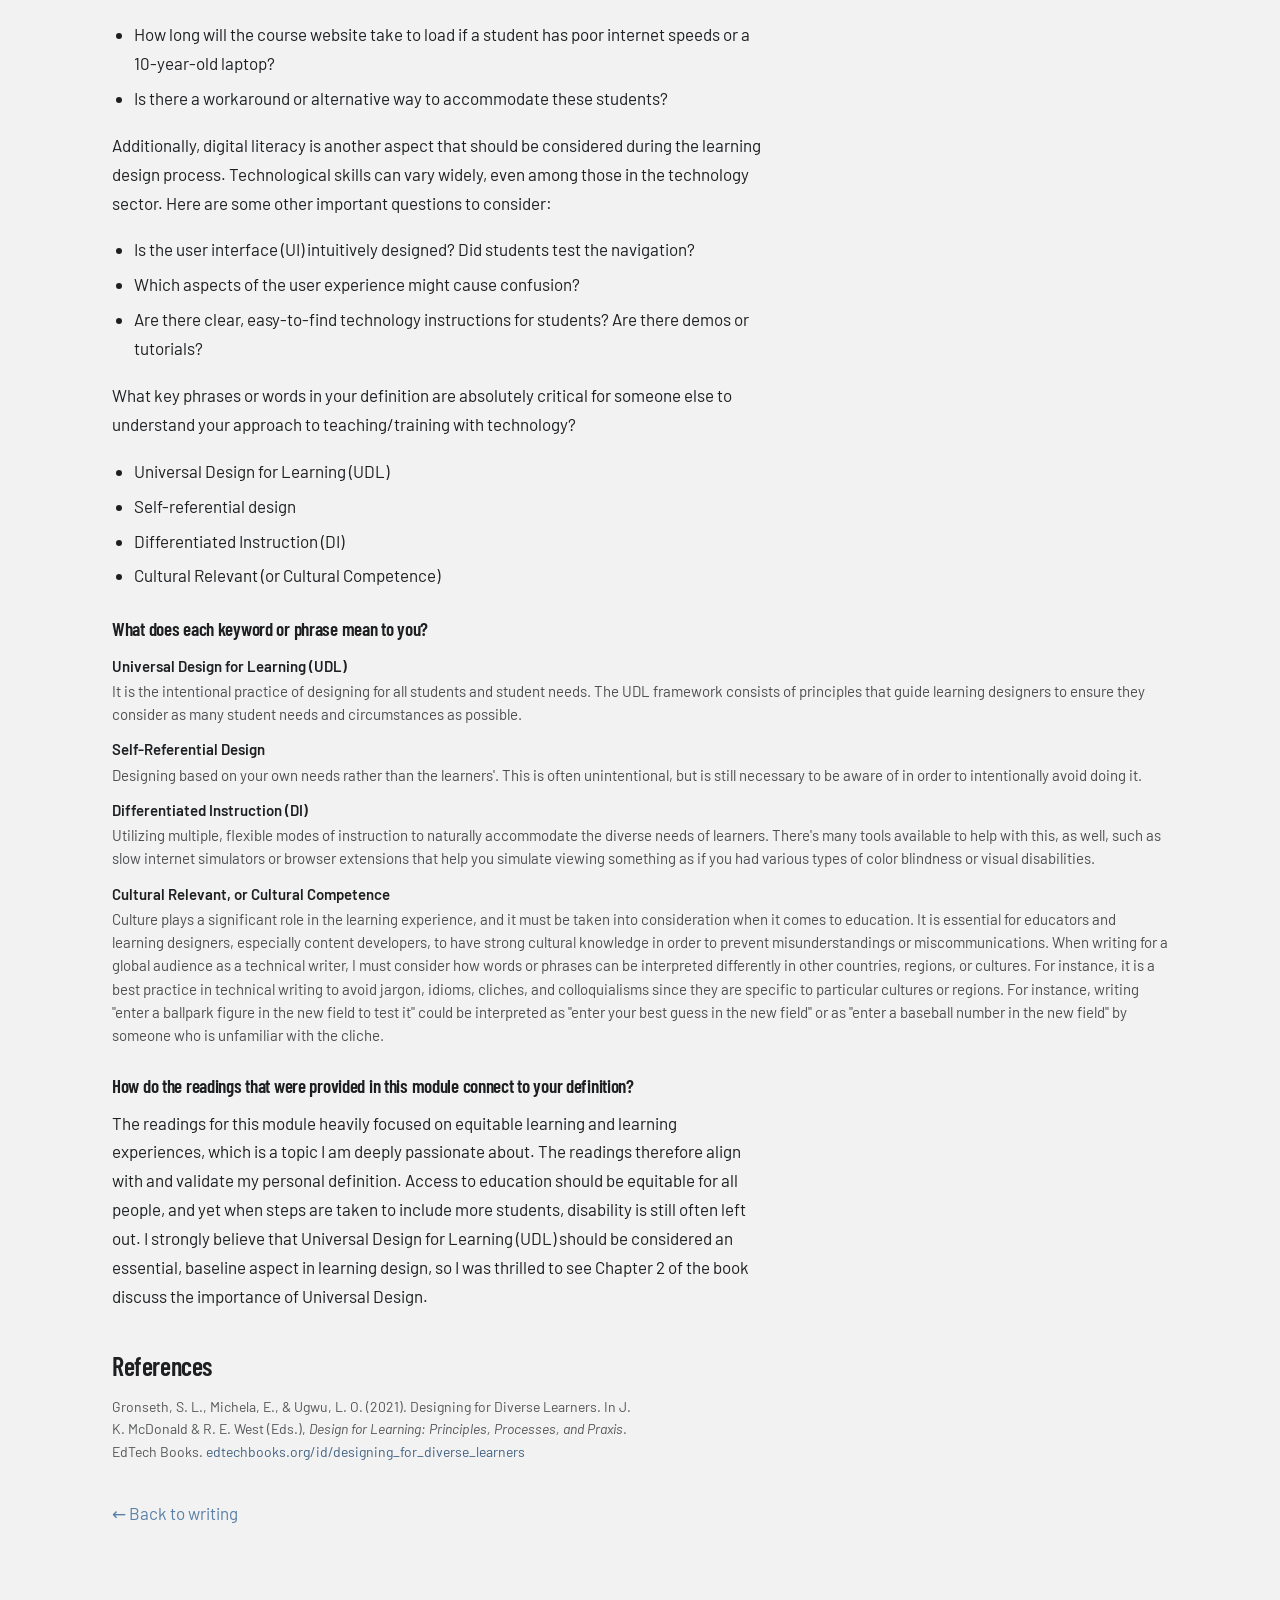
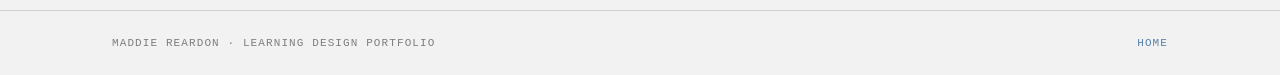
<file: defining-LDT.html>
<!DOCTYPE html>

<html lang="en">
<head>
<meta charset="utf-8"/>
<meta content="width=device-width, initial-scale=1" name="viewport"/>
<title>Defining Learning Design and Technology — Maddie Reardon</title>
<meta content="Where the discipline sits between instruction, technology and organizational change — written while working out my own definition of the job." name="description"/>
<meta content="Defining Learning Design and Technology — Maddie Reardon" property="og:title"/>
<meta content="Where the discipline sits between instruction, technology and organizational change — written while working out my own definition of the job." property="og:description"/>
<meta content="article" property="og:type"/>
<link href="assets/styles.css" rel="stylesheet"/><style>.essay p{font-size:17px;line-height:1.7;margin:0 0 18px;max-width:66ch;text-wrap:pretty}.essay h2{font-size:26px;margin:40px 0 16px}.essay h3{font-size:19px;margin:28px 0 12px}.essay ul,.essay ol{font-size:17px;line-height:1.7;max-width:66ch;margin:0 0 18px;padding-left:22px}.essay li{margin-bottom:6px}.essay dt{font-weight:600;margin-top:12px}.essay dd{margin:2px 0 0;color:color-mix(in srgb,var(--color-text) 78%,transparent)}</style>
</head>
<body>
<div style="min-height:100vh;background:var(--color-bg);color:var(--color-text)">
<header style="border-bottom:1px solid var(--color-divider);position:sticky;top:0;background:var(--color-bg);z-index:5">
<div class="site-header wrap" style="display:flex;align-items:center;justify-content:space-between;gap:24px;padding-top:16px;padding-bottom:16px">
<a href="index.html" style="display:flex;flex-direction:column;gap:2px;color:var(--color-text)">
<span style="font-family:var(--font-heading);font-weight:600;font-size:19px;letter-spacing:.01em;line-height:1">MADDIE REARDON</span>
<span class="mono" style="font-size:10px;letter-spacing:.14em;text-transform:uppercase;color:color-mix(in srgb,var(--color-text) 55%,transparent)">Senior learning designer</span>
</a>
<nav class="site-nav" style="display:flex;align-items:center;gap:22px;font-family:var(--font-heading);font-size:15px;letter-spacing:.03em;text-transform:uppercase">
<a href="index.html#work" style="color:var(--color-text)">Work</a>
<a href="writing.html" style="color:var(--color-accent-700)">Writing</a>
<a href="about.html" style="color:var(--color-text)">About</a>
<a class="btn btn-primary" href="https://linkedin.com/in/maddie-reardon" rel="noopener" style="letter-spacing:.04em" target="_blank">Get in touch</a>
</nav>
</div>
</header>
<article class="essay wrap" style="padding-top:56px;padding-bottom:64px">
<a class="mono" href="writing.html" style="font-size:11px;letter-spacing:.1em;text-transform:uppercase;color:color-mix(in srgb,var(--color-text) 55%,transparent);display:inline-block;margin-bottom:22px">← Back to Writing</a>
<p class="mono" style="font-size:11px;letter-spacing:.16em;text-transform:uppercase;color:var(--color-accent-700);margin:0 0 16px">Essay 02</p>
<h1 style="--fs:42px;line-height:1.1;margin:0 0 12px;max-width:22ch">Defining Learning Design and Technology</h1>
<div style="display:flex;gap:7px;flex-wrap:wrap;margin:0 0 32px"><span class="tag tag-neutral">Foundations</span><span class="tag tag-neutral">Coursework</span></div>
<p class="mono" style="font-size:11px;letter-spacing:.02em;color:color-mix(in srgb,var(--color-text) 55%,transparent);margin-top:32px">Note: This post was originally written for the ASU course LTD 502: Design and Development of Instruction.</p>
<h2>What is your personal definition of learning design?</h2>
<p>Learning design is the intentional practice of creating a learning experience that meets the needs of all learners. Universal Design is also an integral part of my personal definition of learning design because when we aren't intentionally including everyone, we're excluding someone.</p>
<p>The image below is a great representation of why Universal Design and accessibility should be an integral part of the learning design process: Accessibility reduces barriers and naturally accommodates everyone from the start.</p>
<figure class="blueprint" style="padding:16px;margin:0 0 24px;max-width:560px">
<i class="corner tl"></i><i class="corner tr"></i><i class="corner bl"></i><i class="corner br"></i>
<img alt="Equality: Three people reach to write on a whiteboard, but the person in a wheelchair can't reach it. Accommodation: The wheelchair user has a ramp that allows them to reach the whiteboard. Accessibility: Now, the whiteboard is simply lowered on the wall so that all three people can easily reach it." src="assets/EqualVsAccess.png" style="width:100%;display:block"/>
<figcaption class="mono" style="font-size:11px;line-height:1.5;color:color-mix(in srgb,var(--color-text) 60%,transparent);margin-top:10px">Source: "Equality, Accommodation and Accessibility in Education" published in Forward with FLEXibility by Alise de Bie &amp; Kate Brown, McMaster University, 2017. <a href="https://otis.libguides.com/accessibility" rel="noopener" style="color:var(--color-accent-700)" target="_blank">otis.libguides.com/accessibility</a></figcaption>
</figure>
<h2>How does technology play a central role?</h2>
<p>Technology surrounds most of modern Western society today. However, the ability to access modern technology and fast internet varies around the world. In fact, according to Gronseth et al. (2021), 30% of internet connections in "developing countries" were less than 2 megabits per second in 2017. To compare, 70% of internet connections in the Americas were 10 or more megabits per second in 2017 (Gronseth et al., 2021). This means that students in New York City are likely to have a very different experience than students in countries that are still recovering from decades, if not centuries, of colonization. Internet speeds and access to technology also varies within countries like the United States, leading to students in San Francisco possibly having a vastly different experience than students in rural Texas.</p>
<p>The inequities of internet and technology access significantly impacts both in person and online learning since many well-funded schools have integrated technology into the classroom, while others are still limited to chalkboards and paper alone.</p>
<p>When designing learning and determining where to host the learning, the computer RAM and the internet speed necessary to access the course should be taken into consideration. These are some important considerations to ensure that technology itself doesn't become a barrier:</p>
<ul>
<li>How long will the course website take to load if a student has poor internet speeds or a 10-year-old laptop?</li>
<li>Is there a workaround or alternative way to accommodate these students?</li>
</ul>
<p>Additionally, digital literacy is another aspect that should be considered during the learning design process. Technological skills can vary widely, even among those in the technology sector. Here are some other important questions to consider:</p>
<ul>
<li>Is the user interface (UI) intuitively designed? Did students test the navigation?</li>
<li>Which aspects of the user experience might cause confusion?</li>
<li>Are there clear, easy-to-find technology instructions for students? Are there demos or tutorials?</li>
</ul>
<p>What key phrases or words in your definition are absolutely critical for someone else to understand your approach to teaching/training with technology?</p>
<ul>
<li>Universal Design for Learning (UDL)</li>
<li>Self-referential design</li>
<li>Differentiated Instruction (DI)</li>
<li>Cultural Relevant (or Cultural Competence)</li>
</ul>
<h3>What does each keyword or phrase mean to you?</h3>
<dl>
<dt>Universal Design for Learning (UDL)</dt>
<dd>It is the intentional practice of designing for all students and student needs. The UDL framework consists of principles that guide learning designers to ensure they consider as many student needs and circumstances as possible.</dd>
<dt>Self-Referential Design</dt>
<dd>Designing based on your own needs rather than the learners'. This is often unintentional, but is still necessary to be aware of in order to intentionally avoid doing it.</dd>
<dt>Differentiated Instruction (DI)</dt>
<dd>Utilizing multiple, flexible modes of instruction to naturally accommodate the diverse needs of learners. There's many tools available to help with this, as well, such as slow internet simulators or browser extensions that help you simulate viewing something as if you had various types of color blindness or visual disabilities.</dd>
<dt>Cultural Relevant, or Cultural Competence</dt>
<dd>Culture plays a significant role in the learning experience, and it must be taken into consideration when it comes to education. It is essential for educators and learning designers, especially content developers, to have strong cultural knowledge in order to prevent misunderstandings or miscommunications. When writing for a global audience as a technical writer, I must consider how words or phrases can be interpreted differently in other countries, regions, or cultures. For instance, it is a best practice in technical writing to avoid jargon, idioms, cliches, and colloquialisms since they are specific to particular cultures or regions. For instance, writing "enter a ballpark figure in the new field to test it" could be interpreted as "enter your best guess in the new field" or as "enter a baseball number in the new field" by someone who is unfamiliar with the cliche.</dd>
</dl>
<h3>How do the readings that were provided in this module connect to your definition?</h3>
<p>The readings for this module heavily focused on equitable learning and learning experiences, which is a topic I am deeply passionate about. The readings therefore align with and validate my personal definition. Access to education should be equitable for all people, and yet when steps are taken to include more students, disability is still often left out. I strongly believe that Universal Design for Learning (UDL) should be considered an essential, baseline aspect in learning design, so I was thrilled to see Chapter 2 of the book discuss the importance of Universal Design.</p>
<h2>References</h2>
<p style="font-size:14px;line-height:1.6;color:color-mix(in srgb,var(--color-text) 74%,transparent)">Gronseth, S. L., Michela, E., &amp; Ugwu, L. O. (2021). Designing for Diverse Learners. In J. K. McDonald &amp; R. E. West (Eds.), <em>Design for Learning: Principles, Processes, and Praxis</em>. EdTech Books. <a href="https://edtechbooks.org/id/designing_for_diverse_learners" rel="noopener" style="color:var(--color-accent-700)" target="_blank">edtechbooks.org/id/designing_for_diverse_learners</a></p>
<p style="margin-top:36px"><a href="writing.html">← Back to writing</a></p>
</article>
<footer style="border-top:1px solid var(--color-divider)">
<div class="wrap" style="display:flex;justify-content:space-between;gap:24px;flex-wrap:wrap;padding-top:24px;padding-bottom:24px">
<p class="mono" style="font-size:11px;letter-spacing:.1em;text-transform:uppercase;color:color-mix(in srgb,var(--color-text) 55%,transparent);margin:0">Maddie Reardon · Learning design portfolio</p>
<a class="mono" href="index.html" style="font-size:11px;letter-spacing:.1em;text-transform:uppercase">Home</a>
</div>
</footer>
</div>
</body>
</html>
</file>
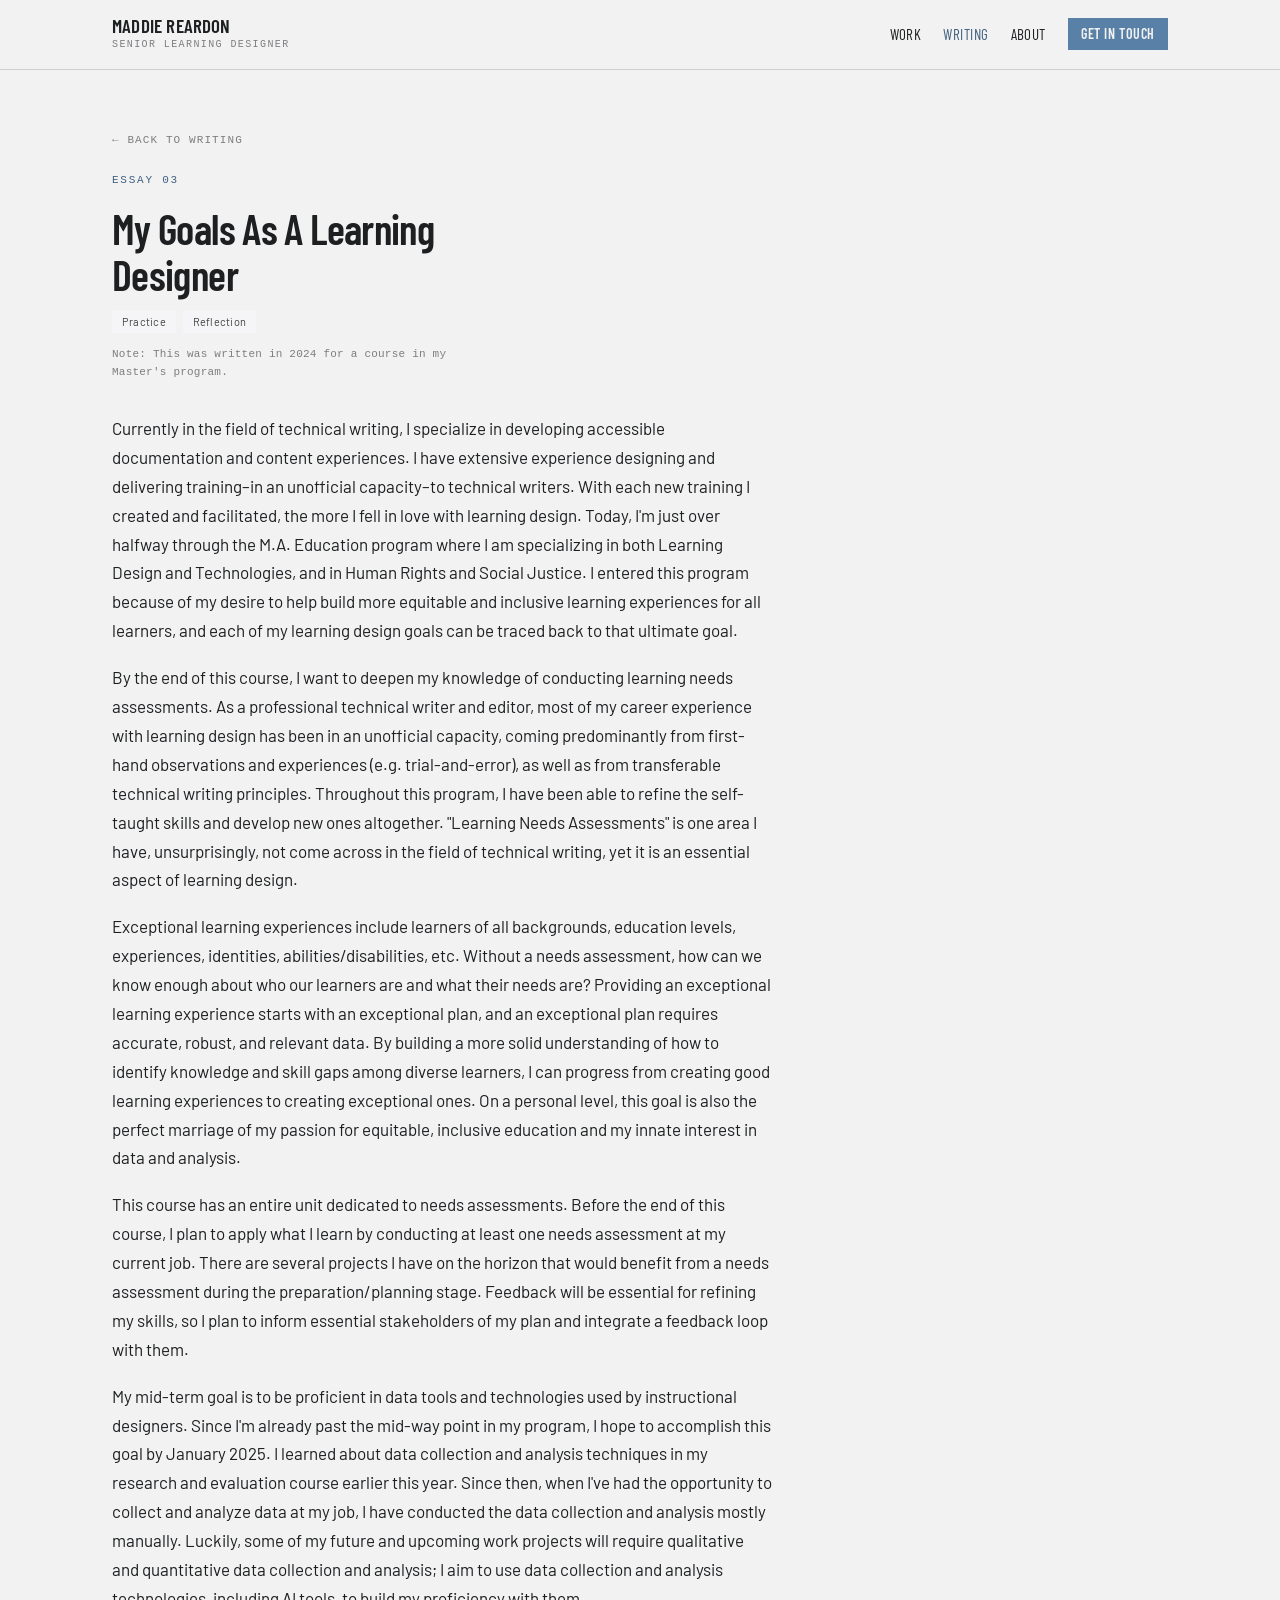
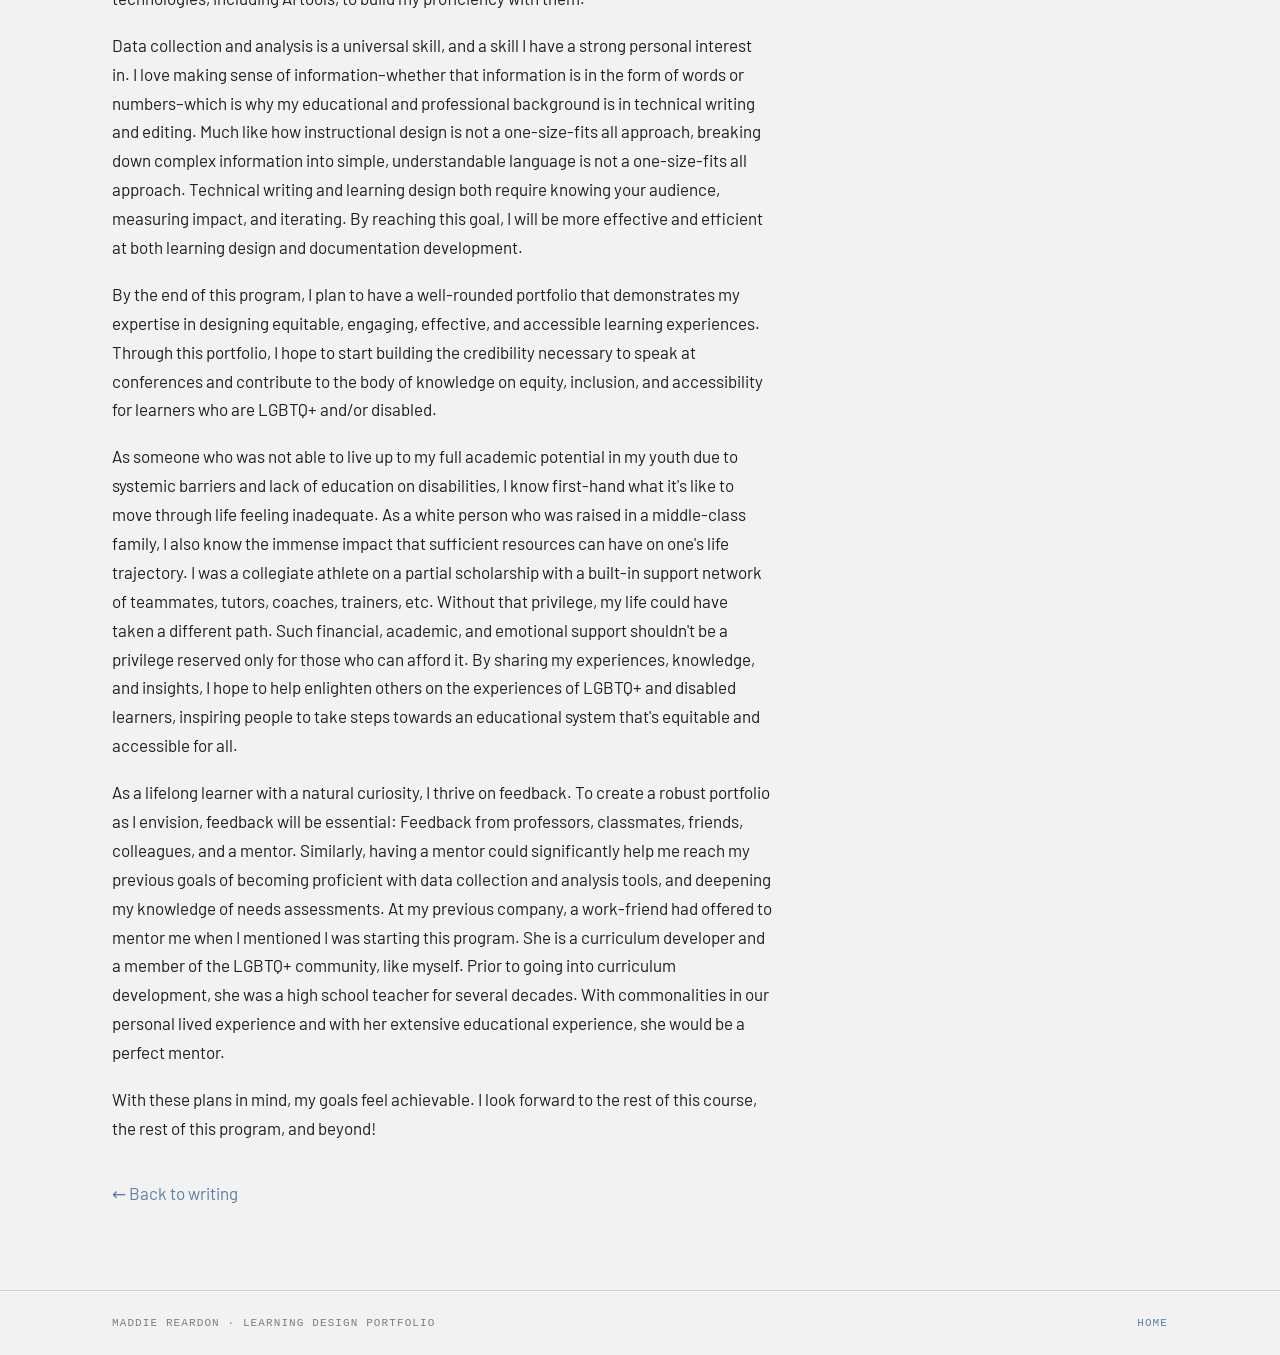
<file: goal.html>
<!DOCTYPE html>

<html lang="en">
<head>
<meta charset="utf-8"/>
<meta content="width=device-width, initial-scale=1" name="viewport"/>
<title>My Goals As A Learning Designer — Maddie Reardon</title>
<meta content="A short statement of practice: the kind of problems I want to work on, the standards I hold work to, and what I'm still learning to do better." name="description"/>
<meta content="My Goals As A Learning Designer — Maddie Reardon" property="og:title"/>
<meta content="A short statement of practice: the kind of problems I want to work on, the standards I hold work to, and what I'm still learning to do better." property="og:description"/>
<meta content="article" property="og:type"/>
<link href="assets/styles.css" rel="stylesheet"/><style>.essay p{font-size:17px;line-height:1.7;margin:0 0 18px;max-width:66ch;text-wrap:pretty}</style>
</head>
<body>
<div style="min-height:100vh;background:var(--color-bg);color:var(--color-text)">
<header style="border-bottom:1px solid var(--color-divider);position:sticky;top:0;background:var(--color-bg);z-index:5">
<div class="site-header wrap" style="display:flex;align-items:center;justify-content:space-between;gap:24px;padding-top:16px;padding-bottom:16px">
<a href="index.html" style="display:flex;flex-direction:column;gap:2px;color:var(--color-text)">
<span style="font-family:var(--font-heading);font-weight:600;font-size:19px;letter-spacing:.01em;line-height:1">MADDIE REARDON</span>
<span class="mono" style="font-size:10px;letter-spacing:.14em;text-transform:uppercase;color:color-mix(in srgb,var(--color-text) 55%,transparent)">Senior learning designer</span>
</a>
<nav class="site-nav" style="display:flex;align-items:center;gap:22px;font-family:var(--font-heading);font-size:15px;letter-spacing:.03em;text-transform:uppercase">
<a href="index.html#work" style="color:var(--color-text)">Work</a>
<a href="writing.html" style="color:var(--color-accent-700)">Writing</a>
<a href="about.html" style="color:var(--color-text)">About</a>
<a class="btn btn-primary" href="https://linkedin.com/in/maddie-reardon" rel="noopener" style="letter-spacing:.04em" target="_blank">Get in touch</a>
</nav>
</div>
</header>
<article class="essay wrap" style="padding-top:56px;padding-bottom:64px">
<a class="mono" href="writing.html" style="font-size:11px;letter-spacing:.1em;text-transform:uppercase;color:color-mix(in srgb,var(--color-text) 55%,transparent);display:inline-block;margin-bottom:22px">← Back to Writing</a>
<p class="mono" style="font-size:11px;letter-spacing:.16em;text-transform:uppercase;color:var(--color-accent-700);margin:0 0 16px">Essay 03</p>
<h1 style="--fs:42px;line-height:1.1;margin:0 0 12px;max-width:20ch">My Goals As A Learning Designer</h1>
<div style="display:flex;gap:7px;flex-wrap:wrap;margin:0 0 12px"><span class="tag tag-neutral">Practice</span><span class="tag tag-neutral">Reflection</span></div>
<p class="mono" style="font-size:11px;letter-spacing:.02em;color:color-mix(in srgb,var(--color-text) 55%,transparent);margin:0 0 32px">Note: This was written in 2024 for a course in my Master's program.</p>
<p>Currently in the field of technical writing, I specialize in developing accessible documentation and content experiences. I have extensive experience designing and delivering training–in an unofficial capacity–to technical writers. With each new training I created and facilitated, the more I fell in love with learning design. Today, I'm just over halfway through the M.A. Education program where I am specializing in both Learning Design and Technologies, and in Human Rights and Social Justice. I entered this program because of my desire to help build more equitable and inclusive learning experiences for all learners, and each of my learning design goals can be traced back to that ultimate goal.</p>
<p>By the end of this course, I want to deepen my knowledge of conducting learning needs assessments. As a professional technical writer and editor, most of my career experience with learning design has been in an unofficial capacity, coming predominantly from first-hand observations and experiences (e.g. trial-and-error), as well as from transferable technical writing principles. Throughout this program, I have been able to refine the self-taught skills and develop new ones altogether. "Learning Needs Assessments" is one area I have, unsurprisingly, not come across in the field of technical writing, yet it is an essential aspect of learning design.</p>
<p>Exceptional learning experiences include learners of all backgrounds, education levels, experiences, identities, abilities/disabilities, etc. Without a needs assessment, how can we know enough about who our learners are and what their needs are? Providing an exceptional learning experience starts with an exceptional plan, and an exceptional plan requires accurate, robust, and relevant data. By building a more solid understanding of how to identify knowledge and skill gaps among diverse learners, I can progress from creating good learning experiences to creating exceptional ones. On a personal level, this goal is also the perfect marriage of my passion for equitable, inclusive education and my innate interest in data and analysis.</p>
<p>This course has an entire unit dedicated to needs assessments. Before the end of this course, I plan to apply what I learn by conducting at least one needs assessment at my current job. There are several projects I have on the horizon that would benefit from a needs assessment during the preparation/planning stage. Feedback will be essential for refining my skills, so I plan to inform essential stakeholders of my plan and integrate a feedback loop with them.</p>
<p>My mid-term goal is to be proficient in data tools and technologies used by instructional designers. Since I'm already past the mid-way point in my program, I hope to accomplish this goal by January 2025. I learned about data collection and analysis techniques in my research and evaluation course earlier this year. Since then, when I've had the opportunity to collect and analyze data at my job, I have conducted the data collection and analysis mostly manually. Luckily, some of my future and upcoming work projects will require qualitative and quantitative data collection and analysis; I aim to use data collection and analysis technologies, including AI tools, to build my proficiency with them.</p>
<p>Data collection and analysis is a universal skill, and a skill I have a strong personal interest in. I love making sense of information–whether that information is in the form of words or numbers–which is why my educational and professional background is in technical writing and editing. Much like how instructional design is not a one-size-fits all approach, breaking down complex information into simple, understandable language is not a one-size-fits all approach. Technical writing and learning design both require knowing your audience, measuring impact, and iterating. By reaching this goal, I will be more effective and efficient at both learning design and documentation development.</p>
<p>By the end of this program, I plan to have a well-rounded portfolio that demonstrates my expertise in designing equitable, engaging, effective, and accessible learning experiences. Through this portfolio, I hope to start building the credibility necessary to speak at conferences and contribute to the body of knowledge on equity, inclusion, and accessibility for learners who are LGBTQ+ and/or disabled.</p>
<p>As someone who was not able to live up to my full academic potential in my youth due to systemic barriers and lack of education on disabilities, I know first-hand what it's like to move through life feeling inadequate. As a white person who was raised in a middle-class family, I also know the immense impact that sufficient resources can have on one's life trajectory. I was a collegiate athlete on a partial scholarship with a built-in support network of teammates, tutors, coaches, trainers, etc. Without that privilege, my life could have taken a different path. Such financial, academic, and emotional support shouldn't be a privilege reserved only for those who can afford it. By sharing my experiences, knowledge, and insights, I hope to help enlighten others on the experiences of LGBTQ+ and disabled learners, inspiring people to take steps towards an educational system that's equitable and accessible for all.</p>
<p>As a lifelong learner with a natural curiosity, I thrive on feedback. To create a robust portfolio as I envision, feedback will be essential: Feedback from professors, classmates, friends, colleagues, and a mentor. Similarly, having a mentor could significantly help me reach my previous goals of becoming proficient with data collection and analysis tools, and deepening my knowledge of needs assessments. At my previous company, a work-friend had offered to mentor me when I mentioned I was starting this program. She is a curriculum developer and a member of the LGBTQ+ community, like myself. Prior to going into curriculum development, she was a high school teacher for several decades. With commonalities in our personal lived experience and with her extensive educational experience, she would be a perfect mentor.</p>
<p>With these plans in mind, my goals feel achievable. I look forward to the rest of this course, the rest of this program, and beyond!</p>
<p style="margin-top:36px"><a href="writing.html">← Back to writing</a></p>
</article>
<footer style="border-top:1px solid var(--color-divider)">
<div class="wrap" style="display:flex;justify-content:space-between;gap:24px;flex-wrap:wrap;padding-top:24px;padding-bottom:24px">
<p class="mono" style="font-size:11px;letter-spacing:.1em;text-transform:uppercase;color:color-mix(in srgb,var(--color-text) 55%,transparent);margin:0">Maddie Reardon · Learning design portfolio</p>
<a class="mono" href="index.html" style="font-size:11px;letter-spacing:.1em;text-transform:uppercase">Home</a>
</div>
</footer>
</div>
</body>
</html>
</file>
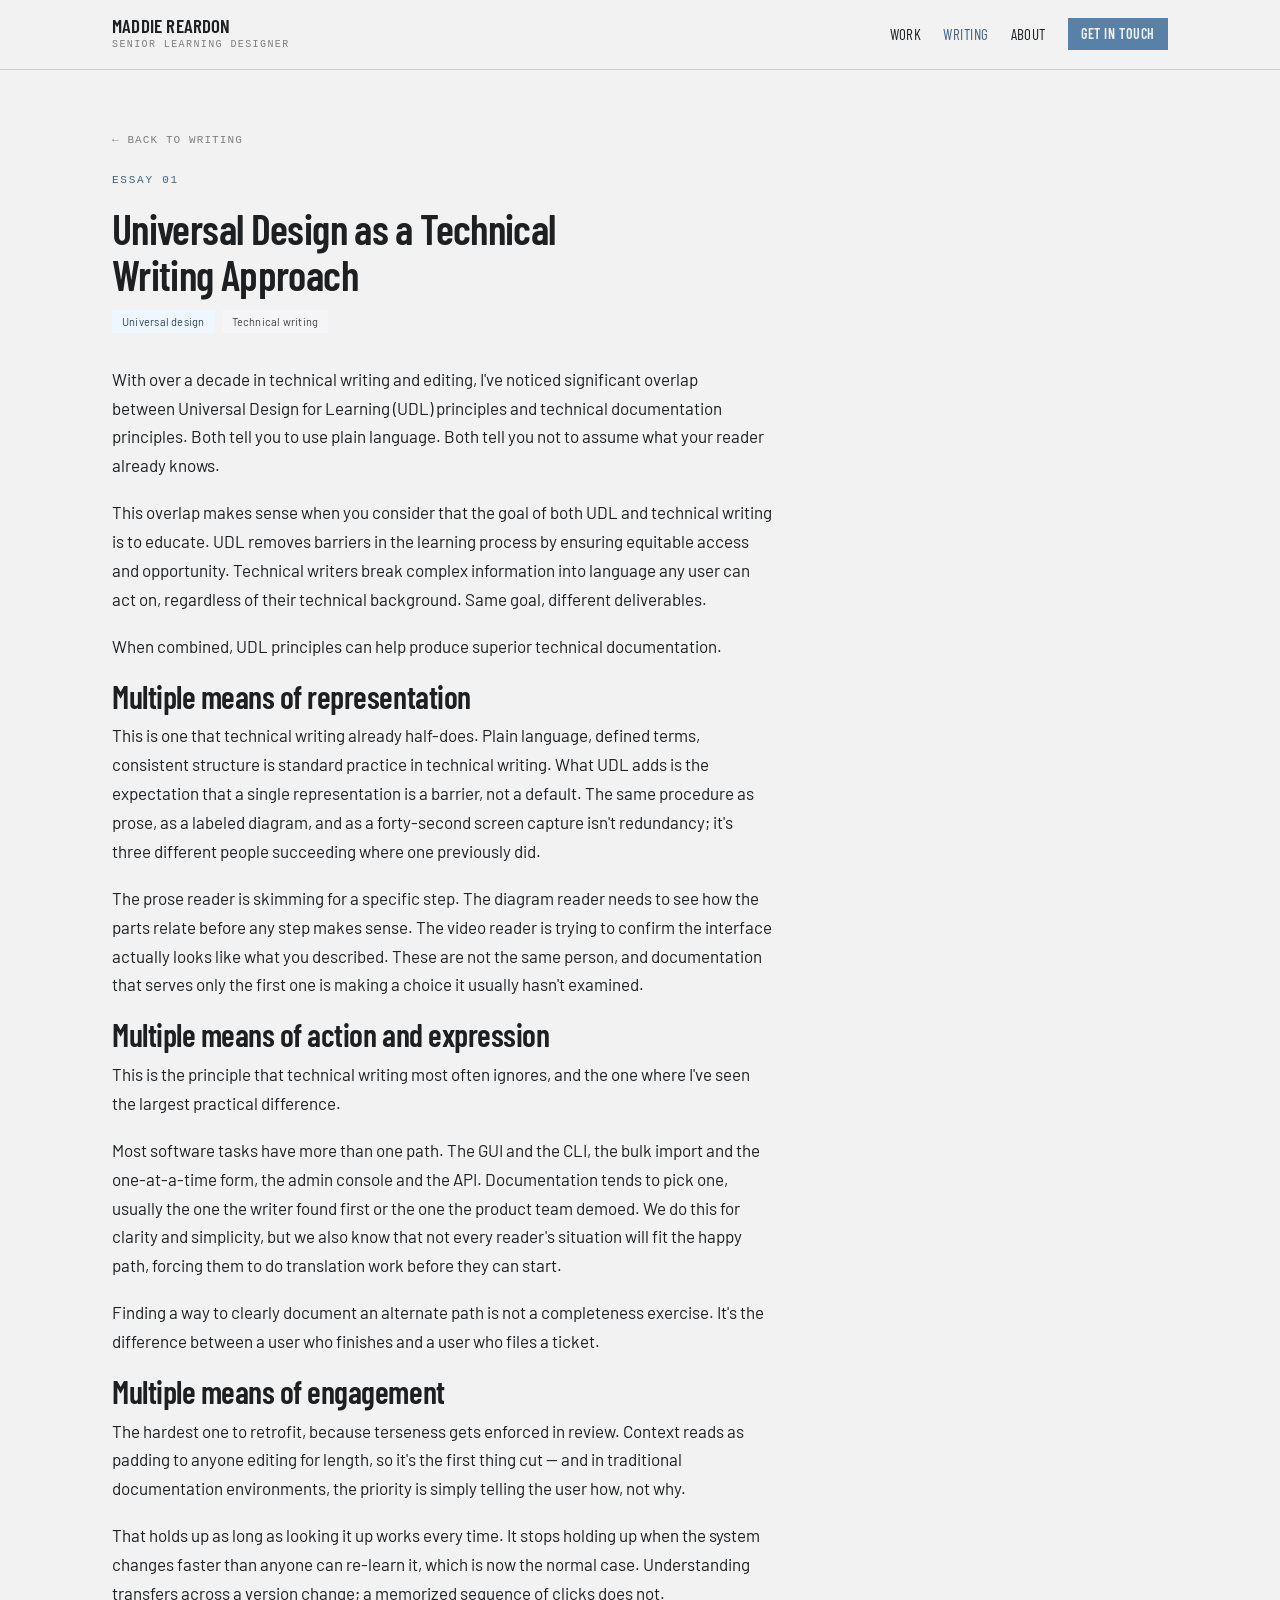
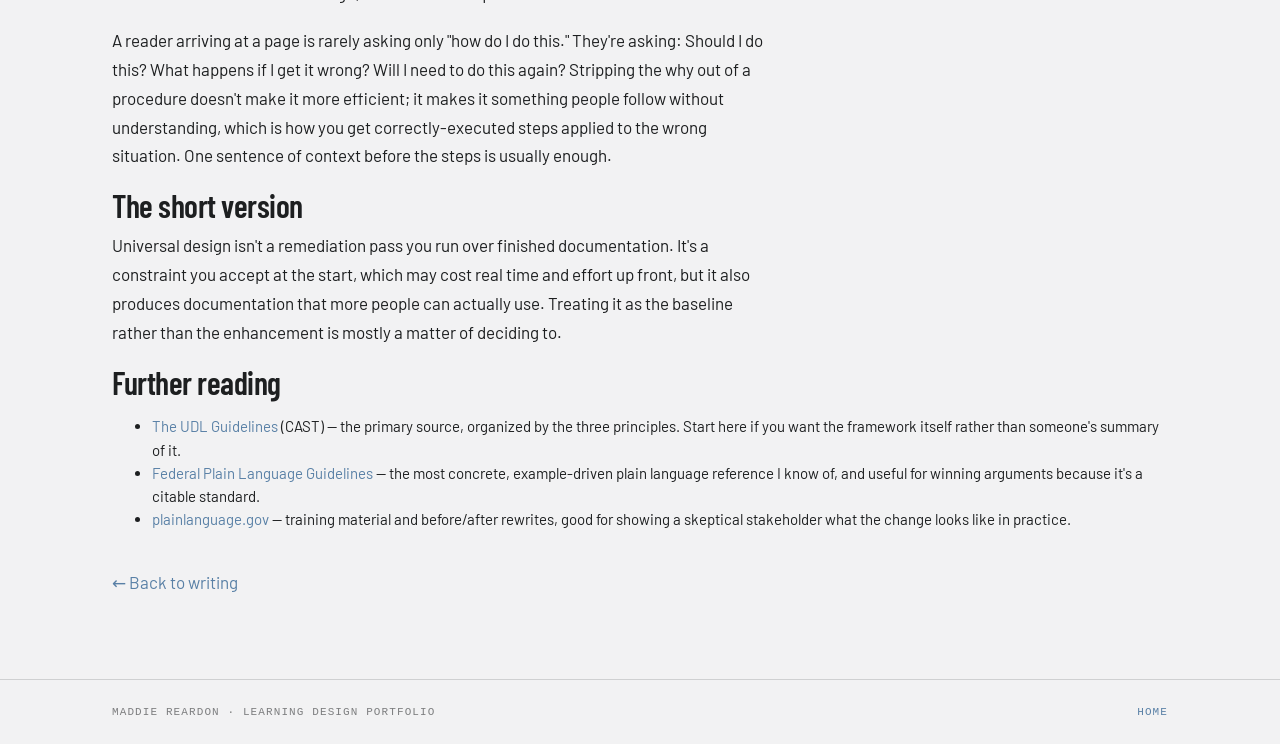
<file: UD-TW.html>
<!DOCTYPE html>

<html lang="en">
<head>
<meta charset="utf-8"/>
<meta content="width=device-width, initial-scale=1" name="viewport"/>
<title>Universal Design as a Technical Writing Approach — Maddie Reardon</title>
<meta content="The case that universal design principles belong in documentation practice, not just in learning products." name="description"/>
<meta content="Universal Design as a Technical Writing Approach — Maddie Reardon" property="og:title"/>
<meta content="The case that universal design principles belong in documentation practice, not just in learning products." property="og:description"/>
<meta content="article" property="og:type"/>
<link href="assets/styles.css" rel="stylesheet"/><style>.essay p{font-size:17px;line-height:1.7;margin:0 0 18px;max-width:66ch;text-wrap:pretty}</style>
</head>
<body>
<div style="min-height:100vh;background:var(--color-bg);color:var(--color-text)">
<header style="border-bottom:1px solid var(--color-divider);position:sticky;top:0;background:var(--color-bg);z-index:5">
<div class="site-header wrap" style="display:flex;align-items:center;justify-content:space-between;gap:24px;padding-top:16px;padding-bottom:16px">
<a href="index.html" style="display:flex;flex-direction:column;gap:2px;color:var(--color-text)">
<span style="font-family:var(--font-heading);font-weight:600;font-size:19px;letter-spacing:.01em;line-height:1">MADDIE REARDON</span>
<span class="mono" style="font-size:10px;letter-spacing:.14em;text-transform:uppercase;color:color-mix(in srgb,var(--color-text) 55%,transparent)">Senior learning designer</span>
</a>
<nav class="site-nav" style="display:flex;align-items:center;gap:22px;font-family:var(--font-heading);font-size:15px;letter-spacing:.03em;text-transform:uppercase">
<a href="index.html#work" style="color:var(--color-text)">Work</a>
<a href="writing.html" style="color:var(--color-accent-700)">Writing</a>
<a href="about.html" style="color:var(--color-text)">About</a>
<a class="btn btn-primary" href="https://linkedin.com/in/maddie-reardon" rel="noopener" style="letter-spacing:.04em" target="_blank">Get in touch</a>
</nav>
</div>
</header>
<article class="essay wrap" style="padding-top:56px;padding-bottom:64px">
<a class="mono" href="writing.html" style="font-size:11px;letter-spacing:.1em;text-transform:uppercase;color:color-mix(in srgb,var(--color-text) 55%,transparent);display:inline-block;margin-bottom:22px">← Back to Writing</a>
<p class="mono" style="font-size:11px;letter-spacing:.16em;text-transform:uppercase;color:var(--color-accent-700);margin:0 0 16px">Essay 01</p>
<h1 style="--fs:42px;line-height:1.1;margin:0 0 12px;max-width:24ch">Universal Design as a Technical Writing Approach</h1>
<div style="display:flex;gap:7px;flex-wrap:wrap;margin:0 0 32px"><span class="tag tag-accent">Universal design</span><span class="tag tag-neutral">Technical writing</span></div>
<p>With over a decade in technical writing and editing, I've noticed significant overlap between Universal Design for Learning (UDL) principles and technical documentation principles. Both tell you to use plain language. Both tell you not to assume what your reader already knows.</p>
<p>This overlap makes sense when you consider that the goal of both UDL and technical writing is to educate. UDL removes barriers in the learning process by ensuring equitable access and opportunity. Technical writers break complex information into language any user can act on, regardless of their technical background. Same goal, different deliverables.</p>
<p>When combined, UDL principles can help produce superior technical documentation.</p>
<h2>Multiple means of representation</h2>
<p>This is one that technical writing already half-does. Plain language, defined terms, consistent structure is standard practice in technical writing. What UDL adds is the expectation that a single representation is a barrier, not a default. The same procedure as prose, as a labeled diagram, and as a forty-second screen capture isn't redundancy; it's three different people succeeding where one previously did.</p>
<p>The prose reader is skimming for a specific step. The diagram reader needs to see how the parts relate before any step makes sense. The video reader is trying to confirm the interface actually looks like what you described. These are not the same person, and documentation that serves only the first one is making a choice it usually hasn't examined.</p>
<h2>Multiple means of action and expression</h2>
<p>This is the principle that technical writing most often ignores, and the one where I've seen the largest practical difference.</p>
<p>Most software tasks have more than one path. The GUI and the CLI, the bulk import and the one-at-a-time form, the admin console and the API. Documentation tends to pick one, usually the one the writer found first or the one the product team demoed. We do this for clarity and simplicity, but we also know that not every reader's situation will fit the happy path, forcing them to do translation work before they can start.</p>
<p>Finding a way to clearly document an alternate path is not a completeness exercise. It's the difference between a user who finishes and a user who files a ticket.</p>
<h2>Multiple means of engagement</h2>
<p>The hardest one to retrofit, because terseness gets enforced in review. Context reads as padding to anyone editing for length, so it's the first thing cut — and in traditional documentation environments, the priority is simply telling the user how, not why.</p>
<p>That holds up as long as looking it up works every time. It stops holding up when the system changes faster than anyone can re-learn it, which is now the normal case. Understanding transfers across a version change; a memorized sequence of clicks does not.</p>
<p>A reader arriving at a page is rarely asking only "how do I do this." They're asking: Should I do this? What happens if I get it wrong? Will I need to do this again? Stripping the why out of a procedure doesn't make it more efficient; it makes it something people follow without understanding, which is how you get correctly-executed steps applied to the wrong situation. One sentence of context before the steps is usually enough.</p>
<h2>The short version</h2>
<p>Universal design isn't a remediation pass you run over finished documentation. It's a constraint you accept at the start, which may cost real time and effort up front, but it also produces documentation that more people can actually use. Treating it as the baseline rather than the enhancement is mostly a matter of deciding to.</p>
<h2>Further reading</h2>
<ul>
<li><a href="https://udlguidelines.cast.org/" rel="noopener" target="_blank">The UDL Guidelines</a> (CAST) — the primary source, organized by the three principles. Start here if you want the framework itself rather than someone's summary of it.</li>
<li><a href="https://www.plainlanguage.gov/guidelines/" rel="noopener" target="_blank">Federal Plain Language Guidelines</a> — the most concrete, example-driven plain language reference I know of, and useful for winning arguments because it's a citable standard.</li>
<li><a href="https://www.plainlanguage.gov/" rel="noopener" target="_blank">plainlanguage.gov</a> — training material and before/after rewrites, good for showing a skeptical stakeholder what the change looks like in practice.</li>
</ul>
<p style="margin-top:36px"><a href="writing.html">← Back to writing</a></p>
</article>
<footer style="border-top:1px solid var(--color-divider)">
<div class="wrap" style="display:flex;justify-content:space-between;gap:24px;flex-wrap:wrap;padding-top:24px;padding-bottom:24px">
<p class="mono" style="font-size:11px;letter-spacing:.1em;text-transform:uppercase;color:color-mix(in srgb,var(--color-text) 55%,transparent);margin:0">Maddie Reardon · Learning design portfolio</p>
<a class="mono" href="index.html" style="font-size:11px;letter-spacing:.1em;text-transform:uppercase">Home</a>
</div>
</footer>
</div>
</body>
</html>
</file>
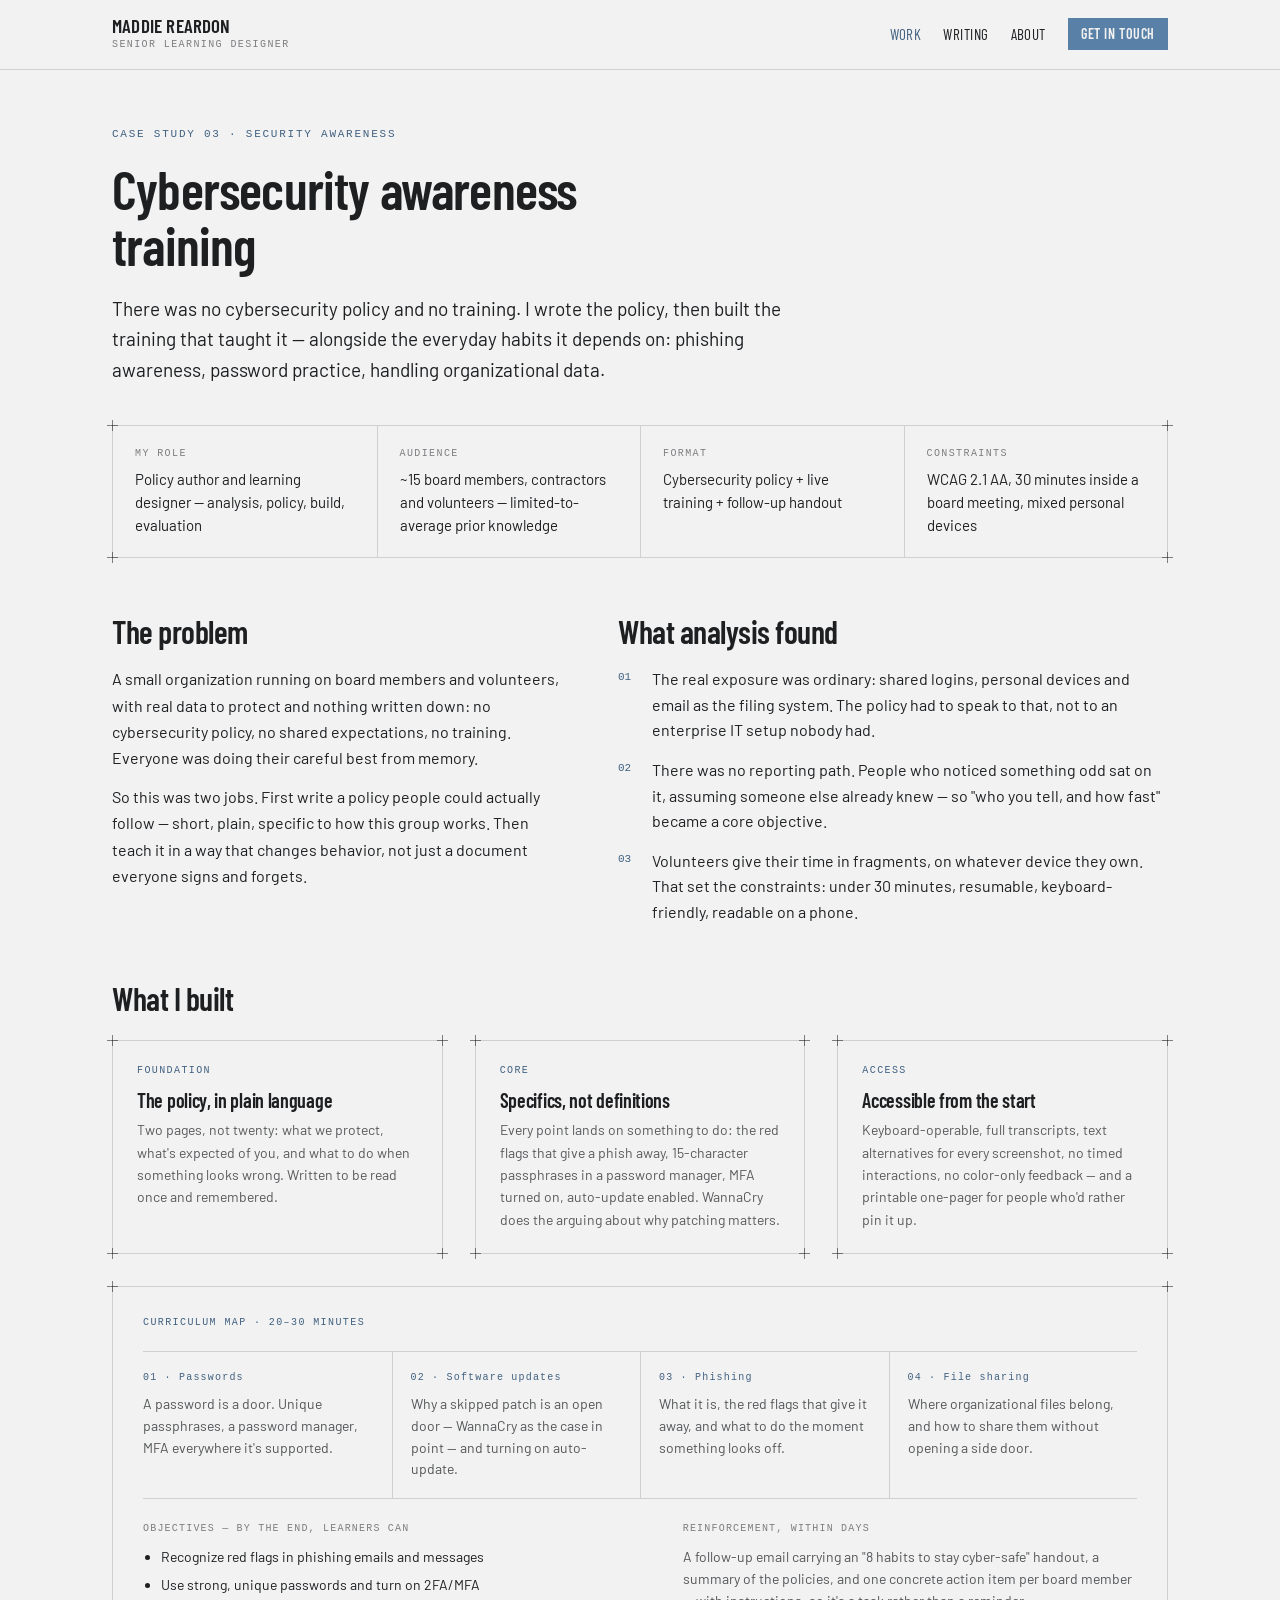
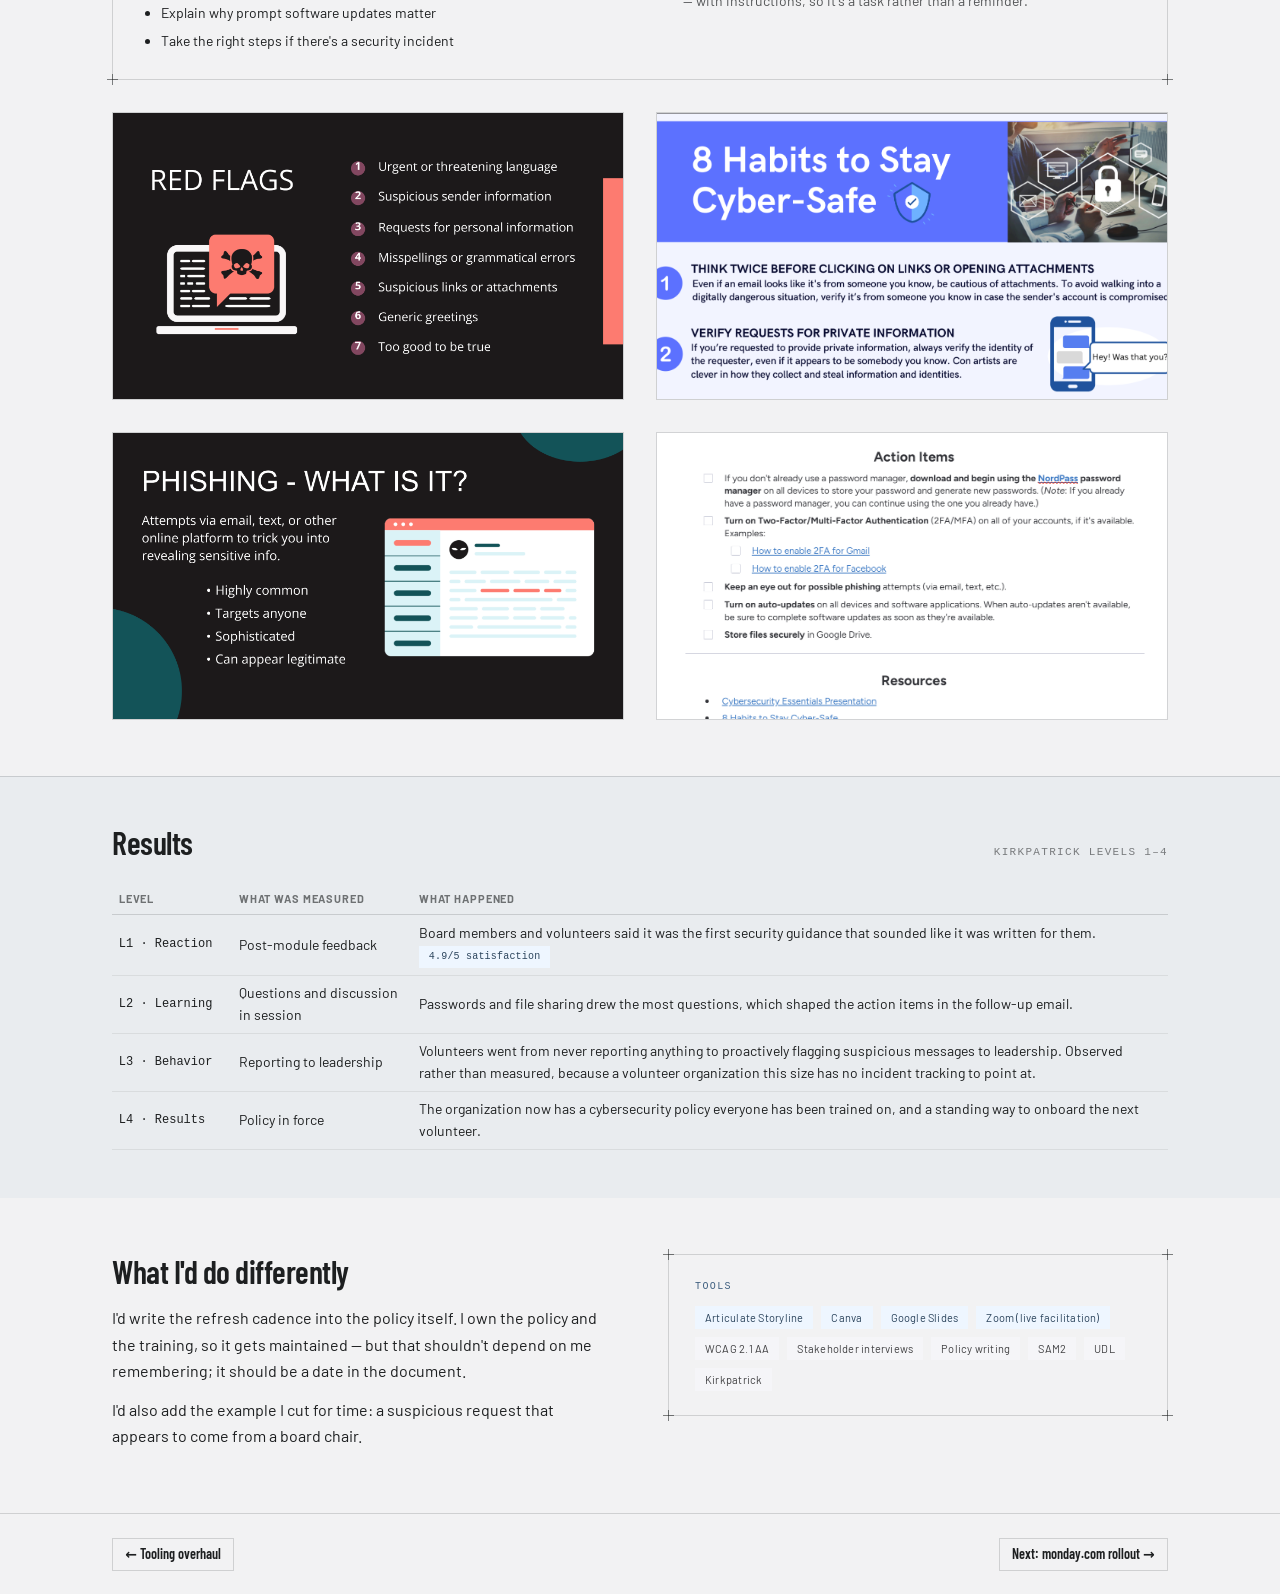
<file: work-cybersecurity.html>
<!DOCTYPE html>

<html lang="en">
<head>
<meta charset="utf-8"/>
<meta content="width=device-width, initial-scale=1" name="viewport"/>
<title>Cybersecurity awareness training — Maddie Reardon</title>
<meta content="Case study: cybersecurity awareness training for a non-profit board." name="description"/>
<meta content="Cybersecurity awareness training — Maddie Reardon" property="og:title"/>
<meta content="Case study: cybersecurity awareness training for a non-profit board." property="og:description"/>
<meta content="website" property="og:type"/>
<link href="assets/styles.css" rel="stylesheet"/>
</head>
<body>
<div style="min-height:100vh;background:var(--color-bg);color:var(--color-text)">
<header style="border-bottom:1px solid var(--color-divider);position:sticky;top:0;background:var(--color-bg);z-index:5">
<div class="site-header wrap" style="display:flex;align-items:center;justify-content:space-between;gap:24px;padding-top:16px;padding-bottom:16px">
<a href="index.html" style="display:flex;flex-direction:column;gap:2px;color:var(--color-text)">
<span style="font-family:var(--font-heading);font-weight:600;font-size:19px;letter-spacing:.01em;line-height:1">MADDIE REARDON</span>
<span class="mono" style="font-size:10px;letter-spacing:.14em;text-transform:uppercase;color:color-mix(in srgb,var(--color-text) 55%,transparent)">Senior learning designer</span>
</a>
<nav class="site-nav" style="display:flex;align-items:center;gap:22px;font-family:var(--font-heading);font-size:15px;letter-spacing:.03em;text-transform:uppercase">
<a href="index.html#work" style="color:var(--color-accent-700)">Work</a>
<a href="writing.html" style="color:var(--color-text)">Writing</a>
<a href="about.html" style="color:var(--color-text)">About</a>
<a class="btn btn-primary" href="https://linkedin.com/in/maddie-reardon" rel="noopener" style="letter-spacing:.04em" target="_blank">Get in touch</a>
</nav>
</div>
</header>
<section class="wrap" style="padding-top:56px;padding-bottom:40px">
<p class="mono" style="font-size:11px;letter-spacing:.16em;text-transform:uppercase;color:var(--color-accent-700);margin:0 0 18px">Case study 03 · Security awareness</p>
<h1 style="--fs:54px;line-height:1.05;margin:0 0 20px;max-width:22ch">Cybersecurity awareness training</h1>
<p style="font-size:19px;line-height:1.6;max-width:62ch;margin:0;text-wrap:pretty">There was no cybersecurity policy and no training. I wrote the policy, then built the training that taught it — alongside the everyday habits it depends on: phishing awareness, password practice, handling organizational data.</p>
</section>
<section class="wrap" style="padding-bottom:56px">
<div class="blueprint grid grid-4" style="--cols:repeat(4,1fr)">
<i class="corner tl"></i><i class="corner tr"></i><i class="corner bl"></i><i class="corner br"></i>
<div class="cell" style="--pad:20px 22px"><p class="mono" style="font-size:10px;letter-spacing:.14em;text-transform:uppercase;color:color-mix(in srgb,var(--color-text) 55%,transparent);margin:0 0 6px">My role</p><p style="font-size:15px;margin:0">Policy author and learning designer — analysis, policy, build, evaluation</p></div>
<div class="divide cell" style="--pad:20px 22px"><p class="mono" style="font-size:10px;letter-spacing:.14em;text-transform:uppercase;color:color-mix(in srgb,var(--color-text) 55%,transparent);margin:0 0 6px">Audience</p><p style="font-size:15px;margin:0">~15 board members, contractors and volunteers — limited-to-average prior knowledge</p></div>
<div class="divide cell" style="--pad:20px 22px"><p class="mono" style="font-size:10px;letter-spacing:.14em;text-transform:uppercase;color:color-mix(in srgb,var(--color-text) 55%,transparent);margin:0 0 6px">Format</p><p style="font-size:15px;margin:0">Cybersecurity policy + live training + follow-up handout</p></div>
<div class="divide cell" style="--pad:20px 22px"><p class="mono" style="font-size:10px;letter-spacing:.14em;text-transform:uppercase;color:color-mix(in srgb,var(--color-text) 55%,transparent);margin:0 0 6px">Constraints</p><p style="font-size:15px;margin:0">WCAG 2.1 AA, 30 minutes inside a board meeting, mixed personal devices</p></div>
</div>
</section>
<section class="wrap grid" style="--cols:.9fr 1.1fr;--gap:56px;align-items:start;padding-bottom:56px">
<div>
<h2 style="--fs:32px;margin:0 0 16px">The problem</h2>
<p style="font-size:16px;line-height:1.65;margin:0 0 12px;text-wrap:pretty">A small organization running on board members and volunteers, with real data to protect and nothing written down: no cybersecurity policy, no shared expectations, no training. Everyone was doing their careful best from memory.</p>
<p style="font-size:16px;line-height:1.65;margin:0;text-wrap:pretty">So this was two jobs. First write a policy people could actually follow — short, plain, specific to how this group works. Then teach it in a way that changes behavior, not just a document everyone signs and forgets.</p>
</div>
<div>
<h2 style="--fs:32px;margin:0 0 16px">What analysis found</h2>
<ul style="margin:0;padding:0;list-style:none;display:grid;gap:14px">
<li style="display:grid;grid-template-columns:22px 1fr;gap:12px;align-items:start"><span class="mono" style="font-size:11px;color:var(--color-accent-700);padding-top:3px">01</span><p style="margin:0;font-size:16px;line-height:1.6">The real exposure was ordinary: shared logins, personal devices and email as the filing system. The policy had to speak to that, not to an enterprise IT setup nobody had.</p></li>
<li style="display:grid;grid-template-columns:22px 1fr;gap:12px;align-items:start"><span class="mono" style="font-size:11px;color:var(--color-accent-700);padding-top:3px">02</span><p style="margin:0;font-size:16px;line-height:1.6">There was no reporting path. People who noticed something odd sat on it, assuming someone else already knew — so "who you tell, and how fast" became a core objective.</p></li>
<li style="display:grid;grid-template-columns:22px 1fr;gap:12px;align-items:start"><span class="mono" style="font-size:11px;color:var(--color-accent-700);padding-top:3px">03</span><p style="margin:0;font-size:16px;line-height:1.6">Volunteers give their time in fragments, on whatever device they own. That set the constraints: under 30 minutes, resumable, keyboard-friendly, readable on a phone.</p></li>
</ul>
</div>
</section>
<section class="wrap" style="padding-bottom:56px">
<h2 style="--fs:32px;margin:0 0 24px">What I built</h2>
<div class="grid" style="--cols:repeat(3,1fr);--gap:32px;margin:0 0 32px">
<div class="blueprint" style="padding:22px 24px">
<i class="corner tl"></i><i class="corner tr"></i><i class="corner bl"></i><i class="corner br"></i>
<p class="mono" style="font-size:10px;letter-spacing:.14em;text-transform:uppercase;color:var(--color-accent-700);margin:0 0 10px">Foundation</p>
<h4 style="font-size:20px;margin:0 0 8px">The policy, in plain language</h4>
<p style="font-size:14px;margin:0;line-height:1.6;color:color-mix(in srgb,var(--color-text) 72%,transparent)">Two pages, not twenty: what we protect, what's expected of you, and what to do when something looks wrong. Written to be read once and remembered.</p>
</div>
<div class="blueprint" style="padding:22px 24px">
<i class="corner tl"></i><i class="corner tr"></i><i class="corner bl"></i><i class="corner br"></i>
<p class="mono" style="font-size:10px;letter-spacing:.14em;text-transform:uppercase;color:var(--color-accent-700);margin:0 0 10px">Core</p>
<h4 style="font-size:20px;margin:0 0 8px">Specifics, not definitions</h4>
<p style="font-size:14px;margin:0;line-height:1.6;color:color-mix(in srgb,var(--color-text) 72%,transparent)">Every point lands on something to do: the red flags that give a phish away, 15-character passphrases in a password manager, MFA turned on, auto-update enabled. WannaCry does the arguing about why patching matters.</p>
</div>
<div class="blueprint" style="padding:22px 24px">
<i class="corner tl"></i><i class="corner tr"></i><i class="corner bl"></i><i class="corner br"></i>
<p class="mono" style="font-size:10px;letter-spacing:.14em;text-transform:uppercase;color:var(--color-accent-700);margin:0 0 10px">Access</p>
<h4 style="font-size:20px;margin:0 0 8px">Accessible from the start</h4>
<p style="font-size:14px;margin:0;line-height:1.6;color:color-mix(in srgb,var(--color-text) 72%,transparent)">Keyboard-operable, full transcripts, text alternatives for every screenshot, no timed interactions, no color-only feedback — and a printable one-pager for people who'd rather pin it up.</p>
</div>
</div>
<figure class="blueprint" style="margin:0 0 32px;padding:28px 30px">
<i class="corner tl"></i><i class="corner tr"></i><i class="corner bl"></i><i class="corner br"></i>
<figcaption class="mono" style="font-size:10px;letter-spacing:.14em;text-transform:uppercase;color:var(--color-accent-700);margin:0 0 20px">Curriculum map · 20–30 minutes</figcaption>
<div class="grid grid-4" style="--cols:repeat(4,1fr);--gap:0;border-top:1px solid var(--color-divider);border-bottom:1px solid var(--color-divider)">
<div class="cell" style="--pad:18px 18px 18px 0">
<p class="mono" style="font-size:10px;letter-spacing:.12em;color:var(--color-accent-700);margin:0 0 8px">01 · Passwords</p>
<p style="font-size:14px;line-height:1.55;margin:0;color:color-mix(in srgb,var(--color-text) 74%,transparent)">A password is a door. Unique passphrases, a password manager, MFA everywhere it's supported.</p>
</div>
<div class="divide cell" style="--pad:18px">
<p class="mono" style="font-size:10px;letter-spacing:.12em;color:var(--color-accent-700);margin:0 0 8px">02 · Software updates</p>
<p style="font-size:14px;line-height:1.55;margin:0;color:color-mix(in srgb,var(--color-text) 74%,transparent)">Why a skipped patch is an open door — WannaCry as the case in point — and turning on auto-update.</p>
</div>
<div class="divide cell" style="--pad:18px">
<p class="mono" style="font-size:10px;letter-spacing:.12em;color:var(--color-accent-700);margin:0 0 8px">03 · Phishing</p>
<p style="font-size:14px;line-height:1.55;margin:0;color:color-mix(in srgb,var(--color-text) 74%,transparent)">What it is, the red flags that give it away, and what to do the moment something looks off.</p>
</div>
<div class="divide cell" style="--pad:18px 0 18px 18px">
<p class="mono" style="font-size:10px;letter-spacing:.12em;color:var(--color-accent-700);margin:0 0 8px">04 · File sharing</p>
<p style="font-size:14px;line-height:1.55;margin:0;color:color-mix(in srgb,var(--color-text) 74%,transparent)">Where organizational files belong, and how to share them without opening a side door.</p>
</div>
</div>
<div class="grid" style="--cols:1.1fr 1fr;--gap:40px;margin:22px 0 0">
<div>
<p class="mono" style="font-size:10px;letter-spacing:.12em;text-transform:uppercase;color:color-mix(in srgb,var(--color-text) 55%,transparent);margin:0 0 10px">Objectives — by the end, learners can</p>
<ul style="margin:0;padding:0 0 0 18px;display:grid;gap:6px">
<li style="font-size:14px;line-height:1.55">Recognize red flags in phishing emails and messages</li>
<li style="font-size:14px;line-height:1.55">Use strong, unique passwords and turn on 2FA/MFA</li>
<li style="font-size:14px;line-height:1.55">Explain why prompt software updates matter</li>
<li style="font-size:14px;line-height:1.55">Take the right steps if there's a security incident</li>
</ul>
</div>
<div>
<p class="mono" style="font-size:10px;letter-spacing:.12em;text-transform:uppercase;color:color-mix(in srgb,var(--color-text) 55%,transparent);margin:0 0 10px">Reinforcement, within days</p>
<p style="font-size:14px;line-height:1.55;margin:0;color:color-mix(in srgb,var(--color-text) 74%,transparent)">A follow-up email carrying an "8 habits to stay cyber-safe" handout, a summary of the policies, and one concrete action item per board member — with instructions, so it's a task rather than a reminder.</p>
</div>
</div>
</figure>
<figure class="grid" style="--cols:repeat(2,1fr);--gap:32px;margin:0">
<div class="blueprint" style="aspect-ratio:16/9;overflow:hidden">
<i class="corner tl"></i><i class="corner tr"></i><i class="corner bl"></i><i class="corner br"></i>
<img alt="Slide from the cybersecurity module" src="assets/cybersecurity-essentials-presentation-au-msqey3pd-r930.png" style="width:100%;height:100%;object-fit:cover;display:block"/>
</div>
<div class="blueprint" style="aspect-ratio:16/9;overflow:hidden">
<i class="corner tl"></i><i class="corner tr"></i><i class="corner bl"></i><i class="corner br"></i>
<img alt="Cybersecurity policy and job aid" src="assets/pasted-1786558800895-0-msqezder-9z62.png" style="width:100%;height:100%;object-fit:cover;display:block"/></div>
<div class="blueprint" style="aspect-ratio:16/9;overflow:hidden">
<i class="corner tl"></i><i class="corner tr"></i><i class="corner bl"></i><i class="corner br"></i>
<img alt="Slide from the module: Phishing — what is it? Attempts via email, text or other online platform to trick you into revealing sensitive info." src="assets/cybersecurity-phishing-slide.png" style="width:100%;height:100%;object-fit:cover;display:block"/>
</div>
<div class="blueprint" style="aspect-ratio:16/9;overflow:hidden;background:var(--color-neutral-100)">
<i class="corner tl"></i><i class="corner tr"></i><i class="corner bl"></i><i class="corner br"></i>
<img alt="Follow-up handout: action items including using a password manager, turning on 2FA, watching for phishing, enabling auto-updates and storing files securely" src="assets/cybersecurity-handout.png" style="width:100%;height:100%;object-fit:cover;object-position:top;display:block"/>
</div>
</figure>
</section>
<section style="border-top:1px solid var(--color-divider);background:color-mix(in srgb,var(--color-accent) 6%,transparent)">
<div class="wrap" style="padding-top:48px;padding-bottom:48px">
<div style="display:flex;align-items:baseline;justify-content:space-between;gap:24px;margin:0 0 22px">
<h2 style="--fs:32px;margin:0">Results</h2>
<p class="mono" style="font-size:11px;letter-spacing:.12em;text-transform:uppercase;color:color-mix(in srgb,var(--color-text) 55%,transparent);margin:0">Kirkpatrick levels 1–4</p>
</div>
<table class="table" style="width:100%">
<thead><tr><th style="width:120px">Level</th><th style="width:180px">What was measured</th><th>What happened</th></tr></thead>
<tbody>
<tr><td class="mono" style="font-size:12px">L1 · Reaction</td><td>Post-module feedback</td><td>Board members and volunteers said it was the first security guidance that sounded like it was written for them. <span class="tag tag-accent mono" style="font-size:10px">4.9/5 satisfaction</span></td></tr>
<tr><td class="mono" style="font-size:12px">L2 · Learning</td><td>Questions and discussion in session</td><td>Passwords and file sharing drew the most questions, which shaped the action items in the follow-up email.</td></tr>
<tr><td class="mono" style="font-size:12px">L3 · Behavior</td><td>Reporting to leadership</td><td>Volunteers went from never reporting anything to proactively flagging suspicious messages to leadership. Observed rather than measured, because a volunteer organization this size has no incident tracking to point at.</td></tr>
<tr><td class="mono" style="font-size:12px">L4 · Results</td><td>Policy in force</td><td>The organization now has a cybersecurity policy everyone has been trained on, and a standing way to onboard the next volunteer. </td></tr>
</tbody>
</table>
</div>
</section>
<section class="wrap grid" style="--cols:1fr 1fr;--gap:56px;align-items:start;padding-top:56px;padding-bottom:64px">
<div>
<h2 style="--fs:32px;margin:0 0 16px">What I'd do differently</h2>
<p style="font-size:16px;line-height:1.65;margin:0 0 12px;text-wrap:pretty">I'd write the refresh cadence into the policy itself. I own the policy and the training, so it gets maintained — but that shouldn't depend on me remembering; it should be a date in the document.</p>
<p style="font-size:16px;line-height:1.65;margin:0;text-wrap:pretty">I'd also add the example I cut for time: a suspicious request that appears to come from a board chair.</p>
</div>
<div class="blueprint" style="padding:24px 26px">
<i class="corner tl"></i><i class="corner tr"></i><i class="corner bl"></i><i class="corner br"></i>
<p class="mono" style="font-size:10px;letter-spacing:.14em;text-transform:uppercase;color:var(--color-accent-700);margin:0 0 12px">Tools</p>
<div style="display:flex;flex-wrap:wrap;gap:8px">
<span class="tag tag-accent">Articulate Storyline</span><span class="tag tag-accent">Canva</span><span class="tag tag-accent">Google Slides</span><span class="tag tag-accent">Zoom (live facilitation)</span><span class="tag tag-neutral">WCAG 2.1 AA</span><span class="tag tag-neutral">Stakeholder interviews</span><span class="tag tag-neutral">Policy writing</span><span class="tag tag-neutral">SAM2</span><span class="tag tag-neutral">UDL</span><span class="tag tag-neutral">Kirkpatrick</span>
</div>
</div>
</section>
<nav style="border-top:1px solid var(--color-divider)">
<div class="wrap" style="display:flex;justify-content:space-between;gap:24px;flex-wrap:wrap;padding-top:24px;padding-bottom:24px">
<a class="btn btn-secondary" href="work-workday.html">← Tooling overhaul</a>
<a class="btn btn-secondary" href="work-monday.html">Next: monday.com rollout →</a>
</div>
</nav>
</div>
</body>
</html>
</file>
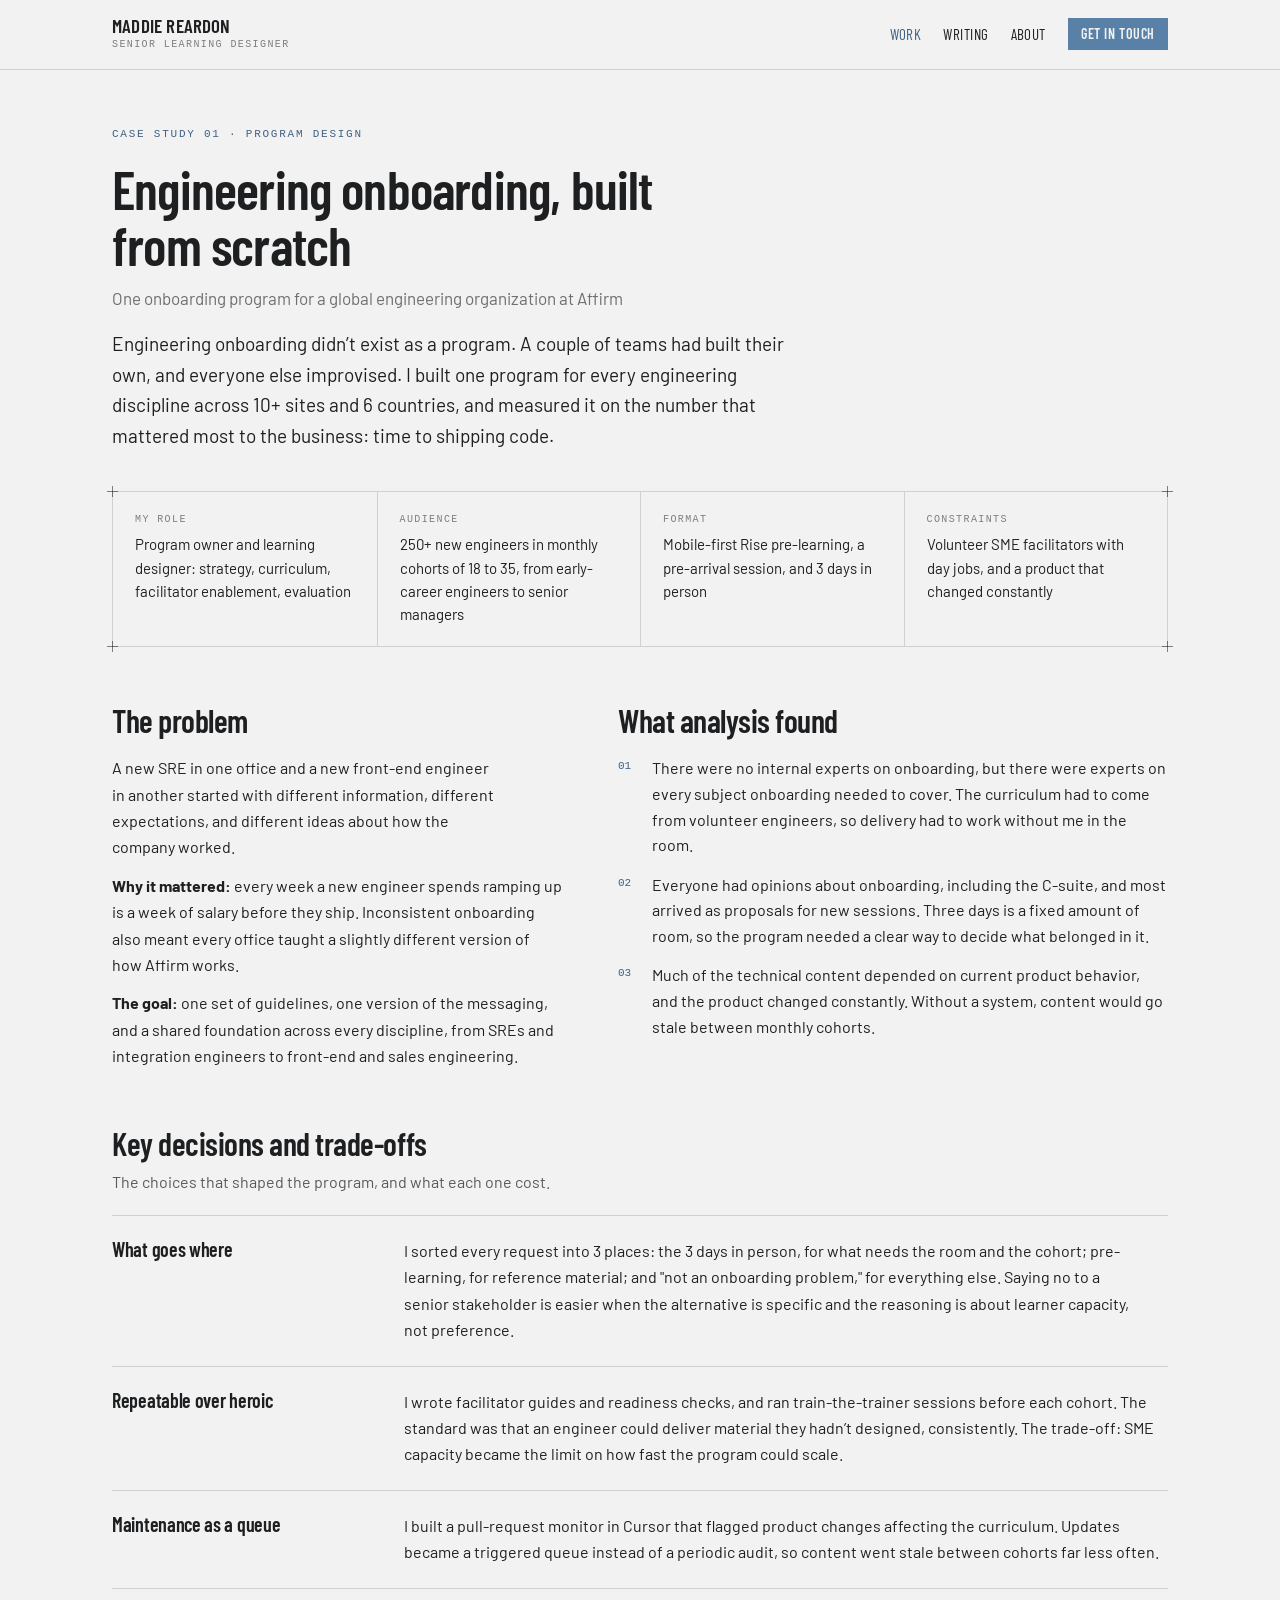
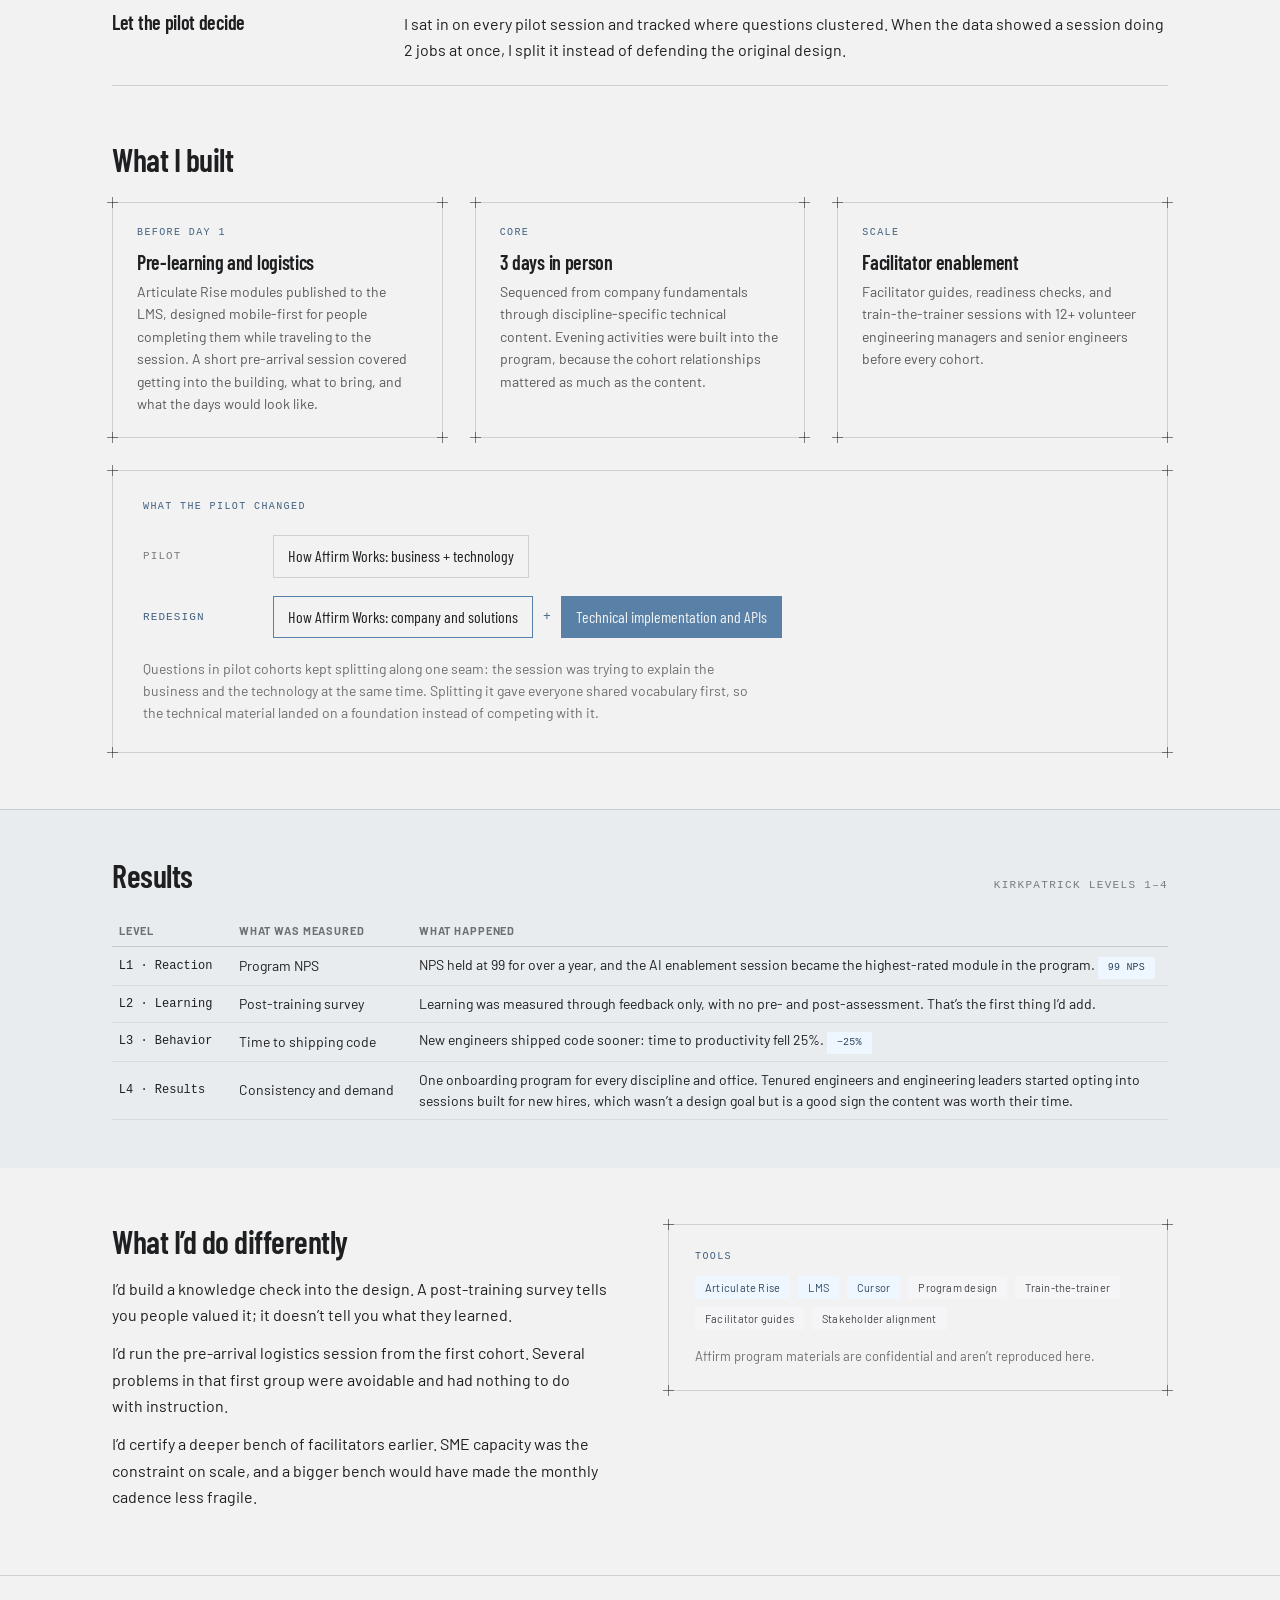
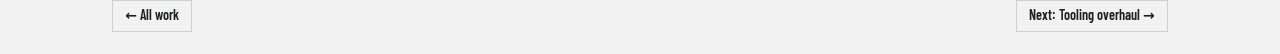
<file: work-launchpad.html>
<!DOCTYPE html>

<html lang="en">
<head>
<meta charset="utf-8"/>
<meta content="width=device-width, initial-scale=1" name="viewport"/>
<title>Engineering onboarding at Affirm — Maddie Reardon</title>
<meta content="Case study: building engineering onboarding from scratch for a global engineering organization." name="description"/>
<meta content="Engineering onboarding at Affirm — Maddie Reardon" property="og:title"/>
<meta content="Case study: building engineering onboarding from scratch for a global engineering organization." property="og:description"/>
<meta content="website" property="og:type"/>
<link href="assets/styles.css" rel="stylesheet"/>
</head>
<body>
<div style="min-height:100vh;background:var(--color-bg);color:var(--color-text)">
<header style="border-bottom:1px solid var(--color-divider);position:sticky;top:0;background:var(--color-bg);z-index:5">
<div class="site-header wrap" style="display:flex;align-items:center;justify-content:space-between;gap:24px;padding-top:16px;padding-bottom:16px">
<a href="index.html" style="display:flex;flex-direction:column;gap:2px;color:var(--color-text)">
<span style="font-family:var(--font-heading);font-weight:600;font-size:19px;letter-spacing:.01em;line-height:1">MADDIE REARDON</span>
<span class="mono" style="font-size:10px;letter-spacing:.14em;text-transform:uppercase;color:color-mix(in srgb,var(--color-text) 55%,transparent)">Senior learning designer</span>
</a>
<nav class="site-nav" style="display:flex;align-items:center;gap:22px;font-family:var(--font-heading);font-size:15px;letter-spacing:.03em;text-transform:uppercase">
<a href="index.html#work" style="color:var(--color-accent-700)">Work</a>
<a href="writing.html" style="color:var(--color-text)">Writing</a>
<a href="about.html" style="color:var(--color-text)">About</a>
<a class="btn btn-primary" href="https://linkedin.com/in/maddie-reardon" rel="noopener" style="letter-spacing:.04em" target="_blank">Get in touch</a>
</nav>
</div>
</header>
<section class="wrap" style="padding-top:56px;padding-bottom:40px">
<p class="mono" style="font-size:11px;letter-spacing:.16em;text-transform:uppercase;color:var(--color-accent-700);margin:0 0 18px">Case study 01 · Program design</p>
<h1 style="--fs:54px;line-height:1.05;margin:0 0 20px;max-width:24ch">Engineering onboarding, built from scratch</h1>
<p style="font-size:17px;line-height:1.5;margin:-8px 0 18px;color:color-mix(in srgb,var(--color-text) 62%,transparent);max-width:52ch">One onboarding program for a global engineering organization at Affirm</p>
<p style="font-size:19px;line-height:1.6;max-width:62ch;margin:0;text-wrap:pretty">Engineering onboarding didn’t exist as a program. A couple of teams had built their own, and everyone else improvised. I built one program for every engineering discipline across 10+ sites and 6 countries, and measured it on the number that mattered most to the business: time to shipping code.</p>
</section>
<section class="wrap" style="padding-bottom:56px">
<div class="blueprint grid grid-4" style="--cols:repeat(4,1fr)">
<i class="corner tl"></i><i class="corner tr"></i><i class="corner bl"></i><i class="corner br"></i>
<div class="cell" style="--pad:20px 22px"><p class="mono" style="font-size:10px;letter-spacing:.14em;text-transform:uppercase;color:color-mix(in srgb,var(--color-text) 55%,transparent);margin:0 0 6px">My role</p><p style="font-size:15px;margin:0">Program owner and learning designer: strategy, curriculum, facilitator enablement, evaluation</p></div>
<div class="divide cell" style="--pad:20px 22px"><p class="mono" style="font-size:10px;letter-spacing:.14em;text-transform:uppercase;color:color-mix(in srgb,var(--color-text) 55%,transparent);margin:0 0 6px">Audience</p><p style="font-size:15px;margin:0">250+ new engineers in monthly cohorts of 18 to 35, from early-career engineers to senior managers</p></div>
<div class="divide cell" style="--pad:20px 22px"><p class="mono" style="font-size:10px;letter-spacing:.14em;text-transform:uppercase;color:color-mix(in srgb,var(--color-text) 55%,transparent);margin:0 0 6px">Format</p><p style="font-size:15px;margin:0">Mobile-first Rise pre-learning, a pre-arrival session, and 3 days in person</p></div>
<div class="divide cell" style="--pad:20px 22px"><p class="mono" style="font-size:10px;letter-spacing:.14em;text-transform:uppercase;color:color-mix(in srgb,var(--color-text) 55%,transparent);margin:0 0 6px">Constraints</p><p style="font-size:15px;margin:0">Volunteer SME facilitators with day jobs, and a product that changed constantly</p></div>
</div>
</section>
<section class="wrap grid" style="--cols:.9fr 1.1fr;--gap:56px;align-items:start;padding-bottom:56px">
<div>
<h2 style="--fs:32px;margin:0 0 16px">The problem</h2>
<p style="font-size:16px;line-height:1.65;margin:0 0 12px;text-wrap:pretty">A new SRE in one office and a new front-end engineer in another started with different information, different expectations, and different ideas about how the company worked.</p>
<p style="font-size:16px;line-height:1.65;margin:0 0 12px;text-wrap:pretty"><strong>Why it mattered:</strong> every week a new engineer spends ramping up is a week of salary before they ship. Inconsistent onboarding also meant every office taught a slightly different version of how Affirm works.</p>
<p style="font-size:16px;line-height:1.65;margin:0;text-wrap:pretty"><strong>The goal:</strong> one set of guidelines, one version of the messaging, and a shared foundation across every discipline, from SREs and integration engineers to front-end and sales engineering.</p>
</div>
<div>
<h2 style="--fs:32px;margin:0 0 16px">What analysis found</h2>
<ul style="margin:0;padding:0;list-style:none;display:grid;gap:14px">
<li style="display:grid;grid-template-columns:22px 1fr;gap:12px;align-items:start"><span class="mono" style="font-size:11px;color:var(--color-accent-700);padding-top:3px">01</span><p style="margin:0;font-size:16px;line-height:1.6">There were no internal experts on onboarding, but there were experts on every subject onboarding needed to cover. The curriculum had to come from volunteer engineers, so delivery had to work without me in the room.</p></li>
<li style="display:grid;grid-template-columns:22px 1fr;gap:12px;align-items:start"><span class="mono" style="font-size:11px;color:var(--color-accent-700);padding-top:3px">02</span><p style="margin:0;font-size:16px;line-height:1.6">Everyone had opinions about onboarding, including the C-suite, and most arrived as proposals for new sessions. Three days is a fixed amount of room, so the program needed a clear way to decide what belonged in it.</p></li>
<li style="display:grid;grid-template-columns:22px 1fr;gap:12px;align-items:start"><span class="mono" style="font-size:11px;color:var(--color-accent-700);padding-top:3px">03</span><p style="margin:0;font-size:16px;line-height:1.6">Much of the technical content depended on current product behavior, and the product changed constantly. Without a system, content would go stale between monthly cohorts.</p></li>
</ul>
</div>
</section>
<section class="wrap" style="padding-bottom:56px">
<h2 style="--fs:32px;margin:0 0 8px">Key decisions and trade-offs</h2>
<p style="font-size:16px;line-height:1.6;margin:0 0 20px;max-width:70ch;color:color-mix(in srgb,var(--color-text) 72%,transparent)">The choices that shaped the program, and what each one cost.</p>
<div style="border-bottom:1px solid var(--color-divider)">
<div class="grid" style="--cols:260px 1fr;--gap:32px;padding:22px 0;border-top:1px solid var(--color-divider)">
<h4 style="font-size:20px;margin:0">What goes where</h4>
<p style="font-size:16px;line-height:1.65;margin:0;text-wrap:pretty">I sorted every request into 3 places: the 3 days in person, for what needs the room and the cohort; pre-learning, for reference material; and "not an onboarding problem," for everything else. Saying no to a senior stakeholder is easier when the alternative is specific and the reasoning is about learner capacity, not preference.</p>
</div>
<div class="grid" style="--cols:260px 1fr;--gap:32px;padding:22px 0;border-top:1px solid var(--color-divider)">
<h4 style="font-size:20px;margin:0">Repeatable over heroic</h4>
<p style="font-size:16px;line-height:1.65;margin:0;text-wrap:pretty">I wrote facilitator guides and readiness checks, and ran train-the-trainer sessions before each cohort. The standard was that an engineer could deliver material they hadn’t designed, consistently. The trade-off: SME capacity became the limit on how fast the program could scale.</p>
</div>
<div class="grid" style="--cols:260px 1fr;--gap:32px;padding:22px 0;border-top:1px solid var(--color-divider)">
<h4 style="font-size:20px;margin:0">Maintenance as a queue</h4>
<p style="font-size:16px;line-height:1.65;margin:0;text-wrap:pretty">I built a pull-request monitor in Cursor that flagged product changes affecting the curriculum. Updates became a triggered queue instead of a periodic audit, so content went stale between cohorts far less often.</p>
</div>
<div class="grid" style="--cols:260px 1fr;--gap:32px;padding:22px 0;border-top:1px solid var(--color-divider)">
<h4 style="font-size:20px;margin:0">Let the pilot decide</h4>
<p style="font-size:16px;line-height:1.65;margin:0;text-wrap:pretty">I sat in on every pilot session and tracked where questions clustered. When the data showed a session doing 2 jobs at once, I split it instead of defending the original design.</p>
</div>
</div>
</section>
<section class="wrap" style="padding-bottom:56px">
<h2 style="--fs:32px;margin:0 0 24px">What I built</h2>
<div class="grid" style="--cols:repeat(3,1fr);--gap:32px;margin:0 0 32px">
<div class="blueprint" style="padding:22px 24px">
<i class="corner tl"></i><i class="corner tr"></i><i class="corner bl"></i><i class="corner br"></i>
<p class="mono" style="font-size:10px;letter-spacing:.14em;text-transform:uppercase;color:var(--color-accent-700);margin:0 0 10px">Before day 1</p>
<h4 style="font-size:20px;margin:0 0 8px">Pre-learning and logistics</h4>
<p style="font-size:14px;margin:0;line-height:1.6;color:color-mix(in srgb,var(--color-text) 72%,transparent)">Articulate Rise modules published to the LMS, designed mobile-first for people completing them while traveling to the session. A short pre-arrival session covered getting into the building, what to bring, and what the days would look like.</p>
</div>
<div class="blueprint" style="padding:22px 24px">
<i class="corner tl"></i><i class="corner tr"></i><i class="corner bl"></i><i class="corner br"></i>
<p class="mono" style="font-size:10px;letter-spacing:.14em;text-transform:uppercase;color:var(--color-accent-700);margin:0 0 10px">Core</p>
<h4 style="font-size:20px;margin:0 0 8px">3 days in person</h4>
<p style="font-size:14px;margin:0;line-height:1.6;color:color-mix(in srgb,var(--color-text) 72%,transparent)">Sequenced from company fundamentals through discipline-specific technical content. Evening activities were built into the program, because the cohort relationships mattered as much as the content.</p>
</div>
<div class="blueprint" style="padding:22px 24px">
<i class="corner tl"></i><i class="corner tr"></i><i class="corner bl"></i><i class="corner br"></i>
<p class="mono" style="font-size:10px;letter-spacing:.14em;text-transform:uppercase;color:var(--color-accent-700);margin:0 0 10px">Scale</p>
<h4 style="font-size:20px;margin:0 0 8px">Facilitator enablement</h4>
<p style="font-size:14px;margin:0;line-height:1.6;color:color-mix(in srgb,var(--color-text) 72%,transparent)">Facilitator guides, readiness checks, and train-the-trainer sessions with 12+ volunteer engineering managers and senior engineers before every cohort.</p>
</div>
</div>
<figure class="blueprint" style="margin:0;padding:28px 30px">
<i class="corner tl"></i><i class="corner tr"></i><i class="corner bl"></i><i class="corner br"></i>
<figcaption class="mono" style="font-size:10px;letter-spacing:.14em;text-transform:uppercase;color:var(--color-accent-700);margin:0 0 20px">What the pilot changed</figcaption>
<div style="display:grid;gap:18px">
<div class="grid" style="--cols:112px 1fr;--gap:18px;align-items:center">
<p class="mono" style="font-size:11px;letter-spacing:.1em;text-transform:uppercase;color:color-mix(in srgb,var(--color-text) 55%,transparent);margin:0">Pilot</p>
<div style="display:flex;flex-wrap:wrap;gap:10px;align-items:center"><span class="chip" style="border:1px solid var(--color-divider);padding:8px 14px;font-family:var(--font-heading);font-size:16px">How Affirm Works: business + technology</span></div>
</div>
<div class="grid" style="--cols:112px 1fr;--gap:18px;align-items:center">
<p class="mono" style="font-size:11px;letter-spacing:.1em;text-transform:uppercase;color:var(--color-accent-700);margin:0">Redesign</p>
<div style="display:flex;flex-wrap:wrap;gap:10px;align-items:center"><span class="chip" style="border:1px solid var(--color-accent);padding:8px 14px;font-family:var(--font-heading);font-size:16px">How Affirm Works: company and solutions</span><span class="mono" style="color:var(--color-accent-700);font-size:13px">+</span><span class="chip" style="background:var(--color-accent);color:var(--color-bg);border:1px solid var(--color-accent);padding:8px 14px;font-family:var(--font-heading);font-size:16px">Technical implementation and APIs</span></div>
</div>
</div>
<p style="font-size:14px;margin:20px 0 0;color:color-mix(in srgb,var(--color-text) 62%,transparent);max-width:78ch;text-wrap:pretty">Questions in pilot cohorts kept splitting along one seam: the session was trying to explain the business and the technology at the same time. Splitting it gave everyone shared vocabulary first, so the technical material landed on a foundation instead of competing with it.</p>
</figure>
</section>
<section style="border-top:1px solid var(--color-divider);background:color-mix(in srgb,var(--color-accent) 6%,transparent)">
<div class="wrap" style="padding-top:48px;padding-bottom:48px">
<div style="display:flex;align-items:baseline;justify-content:space-between;gap:24px;margin:0 0 22px">
<h2 style="--fs:32px;margin:0">Results</h2>
<p class="mono" style="font-size:11px;letter-spacing:.12em;text-transform:uppercase;color:color-mix(in srgb,var(--color-text) 55%,transparent);margin:0">Kirkpatrick levels 1–4</p>
</div>
<table class="table" style="width:100%">
<thead><tr><th style="width:120px">Level</th><th style="width:180px">What was measured</th><th>What happened</th></tr></thead>
<tbody>
<tr><td class="mono" style="font-size:12px">L1 · Reaction</td><td>Program NPS</td><td>NPS held at 99 for over a year, and the AI enablement session became the highest-rated module in the program. <span class="tag tag-accent mono" style="font-size:10px">99 NPS</span></td></tr>
<tr><td class="mono" style="font-size:12px">L2 · Learning</td><td>Post-training survey</td><td>Learning was measured through feedback only, with no pre- and post-assessment. That’s the first thing I’d add.</td></tr>
<tr><td class="mono" style="font-size:12px">L3 · Behavior</td><td>Time to shipping code</td><td>New engineers shipped code sooner: time to productivity fell 25%. <span class="tag tag-accent mono" style="font-size:10px">−25%</span></td></tr>
<tr><td class="mono" style="font-size:12px">L4 · Results</td><td>Consistency and demand</td><td>One onboarding program for every discipline and office. Tenured engineers and engineering leaders started opting into sessions built for new hires, which wasn’t a design goal but is a good sign the content was worth their time.</td></tr>
</tbody>
</table>
</div>
</section>
<section class="wrap grid" style="--cols:1fr 1fr;--gap:56px;align-items:start;padding-top:56px;padding-bottom:64px">
<div>
<h2 style="--fs:32px;margin:0 0 16px">What I’d do differently</h2>
<p style="font-size:16px;line-height:1.65;margin:0 0 12px;text-wrap:pretty">I’d build a knowledge check into the design. A post-training survey tells you people valued it; it doesn’t tell you what they learned.</p>
<p style="font-size:16px;line-height:1.65;margin:0 0 12px;text-wrap:pretty">I’d run the pre-arrival logistics session from the first cohort. Several problems in that first group were avoidable and had nothing to do with instruction.</p>
<p style="font-size:16px;line-height:1.65;margin:0;text-wrap:pretty">I’d certify a deeper bench of facilitators earlier. SME capacity was the constraint on scale, and a bigger bench would have made the monthly cadence less fragile.</p>
</div>
<div class="blueprint" style="padding:24px 26px">
<i class="corner tl"></i><i class="corner tr"></i><i class="corner bl"></i><i class="corner br"></i>
<p class="mono" style="font-size:10px;letter-spacing:.14em;text-transform:uppercase;color:var(--color-accent-700);margin:0 0 12px">Tools</p>
<div style="display:flex;flex-wrap:wrap;gap:8px">
<span class="tag tag-accent">Articulate Rise</span><span class="tag tag-accent">LMS</span><span class="tag tag-accent">Cursor</span><span class="tag tag-neutral">Program design</span><span class="tag tag-neutral">Train-the-trainer</span><span class="tag tag-neutral">Facilitator guides</span><span class="tag tag-neutral">Stakeholder alignment</span>
</div>
<p style="font-size:13px;line-height:1.55;margin:16px 0 0;color:color-mix(in srgb,var(--color-text) 62%,transparent)">Affirm program materials are confidential and aren’t reproduced here.</p>
</div>
</section>
<nav style="border-top:1px solid var(--color-divider)">
<div class="wrap" style="display:flex;justify-content:space-between;gap:24px;flex-wrap:wrap;padding-top:24px;padding-bottom:24px">
<a class="btn btn-secondary" href="index.html#work">← All work</a>
<a class="btn btn-secondary" href="work-workday.html">Next: Tooling overhaul →</a>
</div>
</nav>
</div>
</body>
</html>
</file>
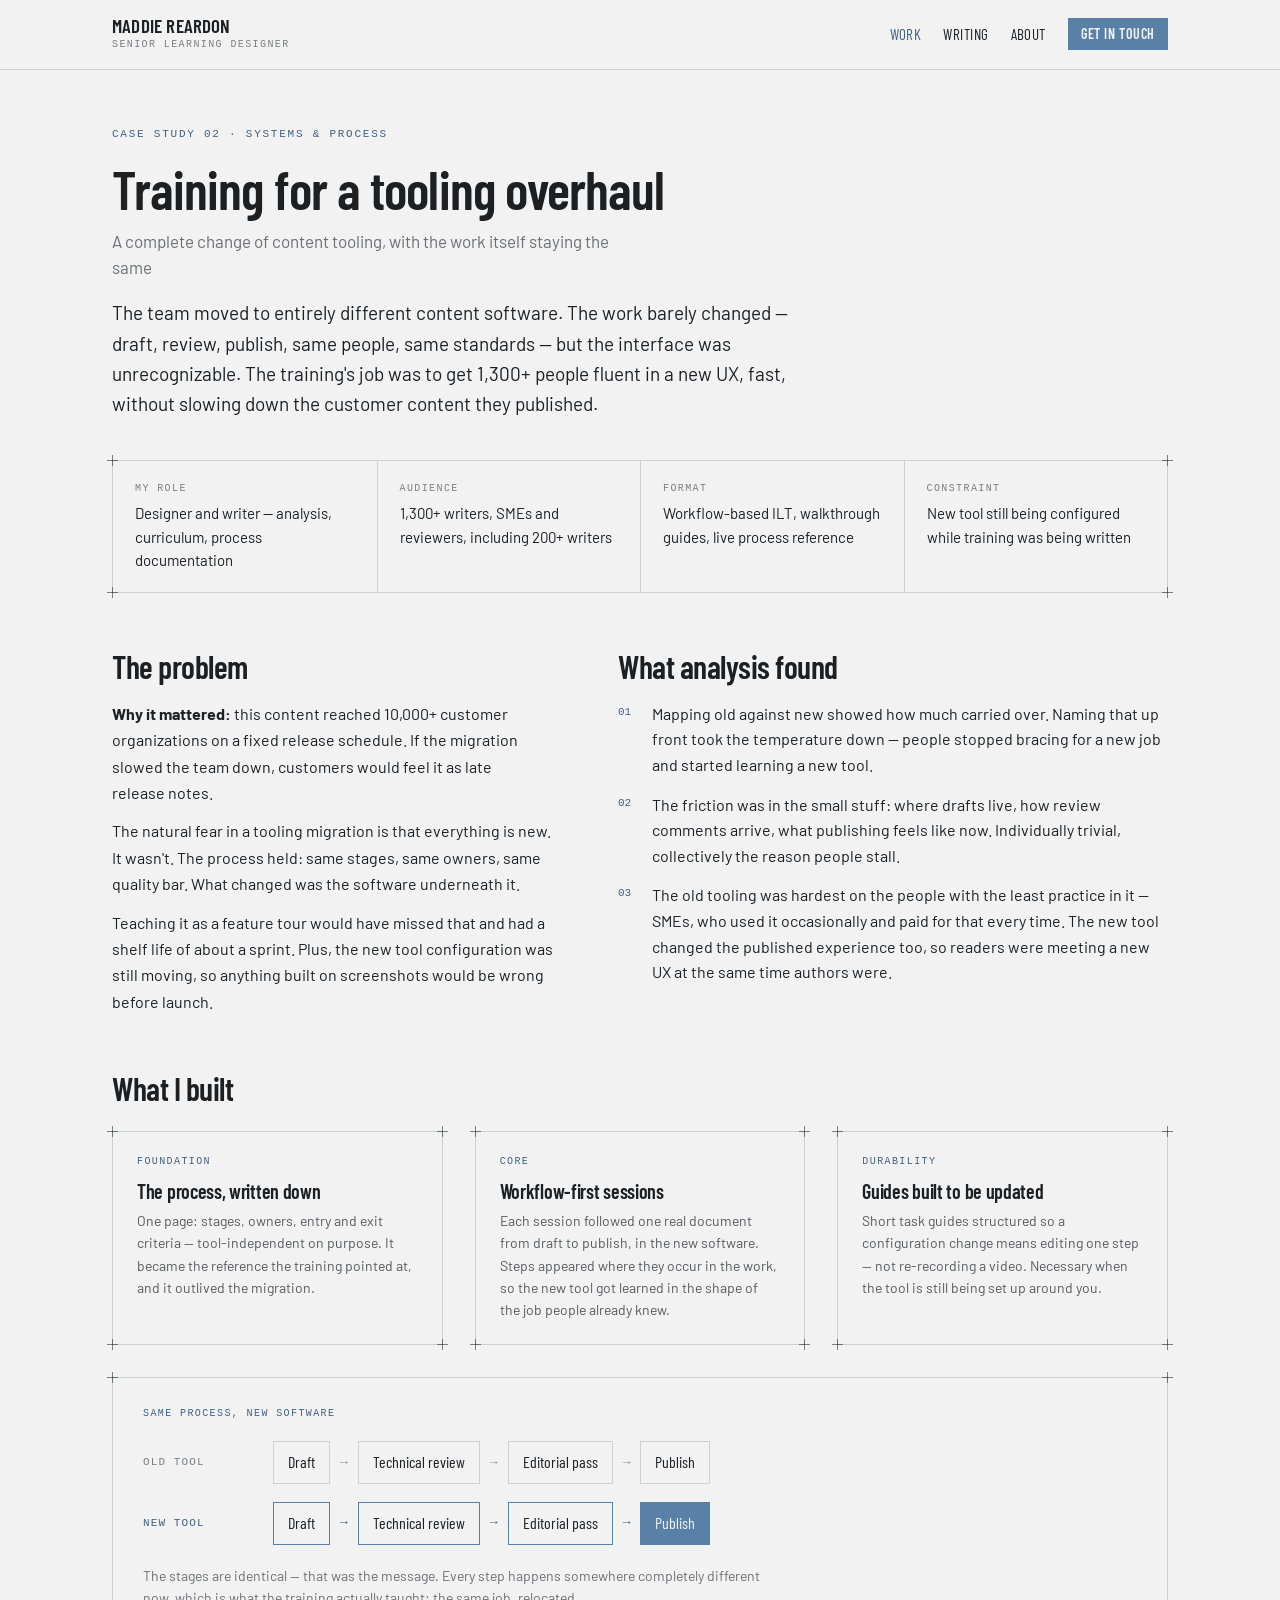
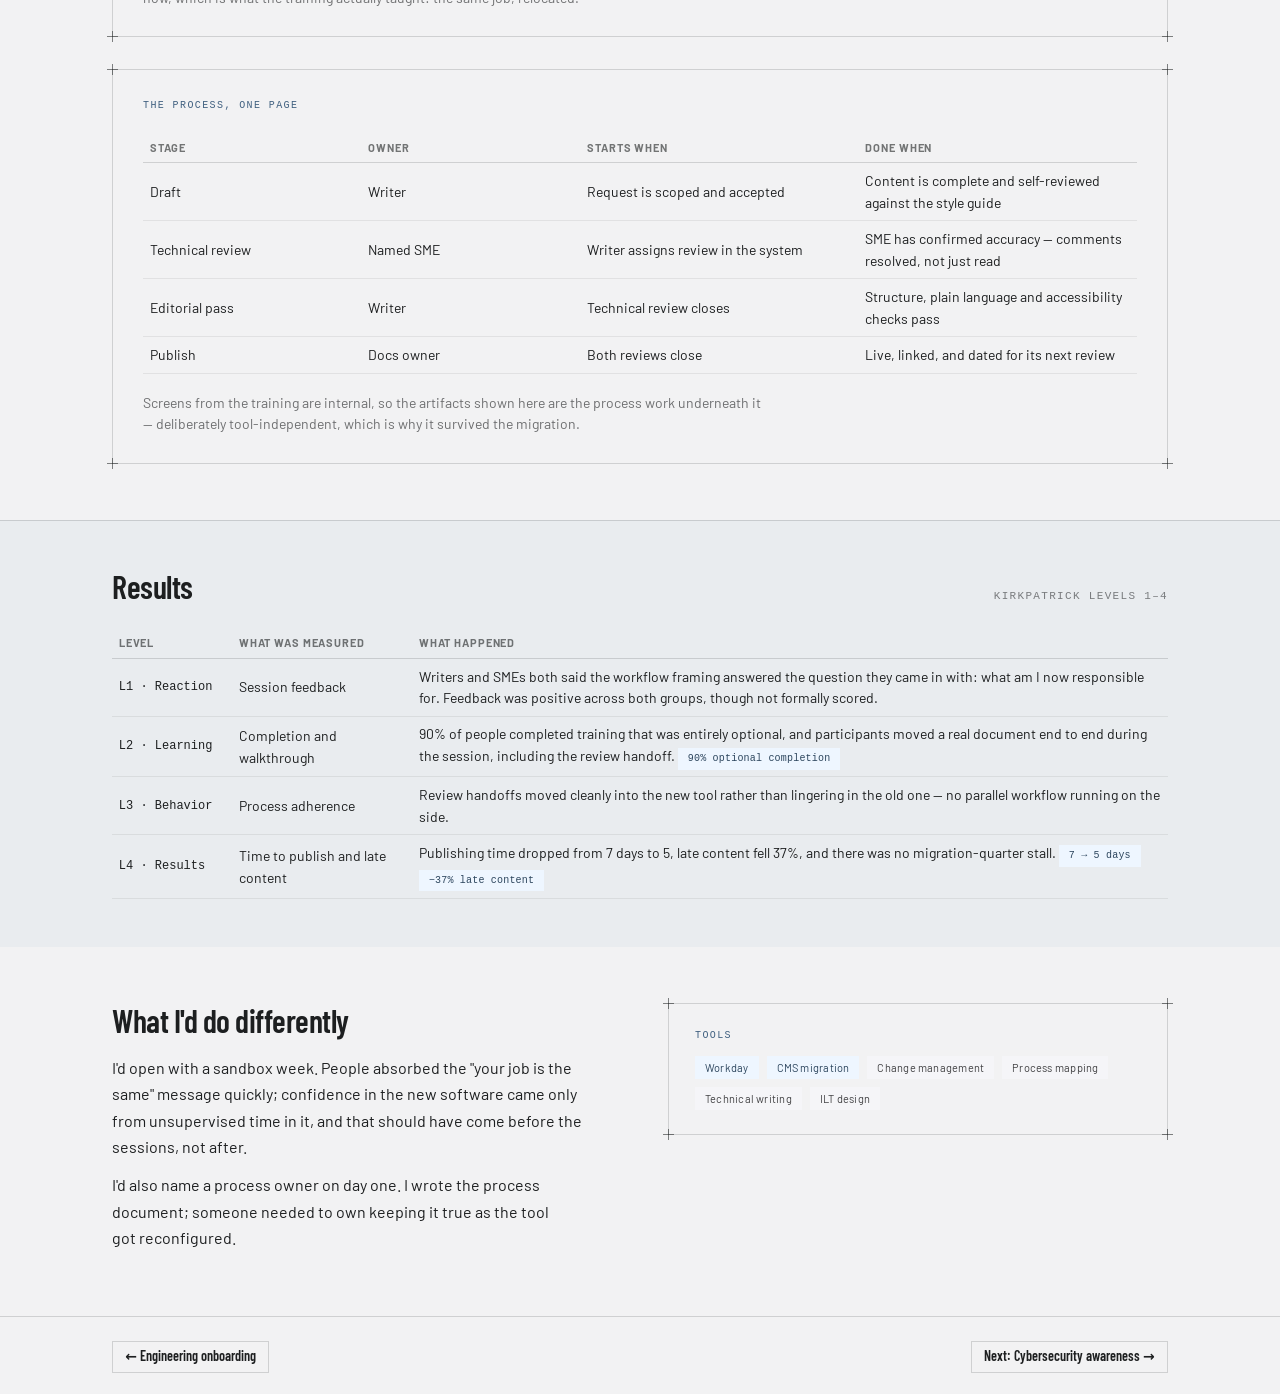
<file: work-workday.html>
<!DOCTYPE html>

<html lang="en">
<head>
<meta charset="utf-8"/>
<meta content="width=device-width, initial-scale=1" name="viewport"/>
<title>Workday tooling overhaul — Maddie Reardon</title>
<meta content="Case study: training for a tooling overhaul in Workday Learning." name="description"/>
<meta content="Workday tooling overhaul — Maddie Reardon" property="og:title"/>
<meta content="Case study: training for a tooling overhaul in Workday Learning." property="og:description"/>
<meta content="website" property="og:type"/>
<link href="assets/styles.css" rel="stylesheet"/>
</head>
<body>
<div style="min-height:100vh;background:var(--color-bg);color:var(--color-text)">
<header style="border-bottom:1px solid var(--color-divider);position:sticky;top:0;background:var(--color-bg);z-index:5">
<div class="site-header wrap" style="display:flex;align-items:center;justify-content:space-between;gap:24px;padding-top:16px;padding-bottom:16px">
<a href="index.html" style="display:flex;flex-direction:column;gap:2px;color:var(--color-text)">
<span style="font-family:var(--font-heading);font-weight:600;font-size:19px;letter-spacing:.01em;line-height:1">MADDIE REARDON</span>
<span class="mono" style="font-size:10px;letter-spacing:.14em;text-transform:uppercase;color:color-mix(in srgb,var(--color-text) 55%,transparent)">Senior learning designer</span>
</a>
<nav class="site-nav" style="display:flex;align-items:center;gap:22px;font-family:var(--font-heading);font-size:15px;letter-spacing:.03em;text-transform:uppercase">
<a href="index.html#work" style="color:var(--color-accent-700)">Work</a>
<a href="writing.html" style="color:var(--color-text)">Writing</a>
<a href="about.html" style="color:var(--color-text)">About</a>
<a class="btn btn-primary" href="https://linkedin.com/in/maddie-reardon" rel="noopener" style="letter-spacing:.04em" target="_blank">Get in touch</a>
</nav>
</div>
</header>
<section class="wrap" style="padding-top:56px;padding-bottom:40px">
<p class="mono" style="font-size:11px;letter-spacing:.16em;text-transform:uppercase;color:var(--color-accent-700);margin:0 0 18px">Case study 02 · Systems &amp; process</p>
<h1 style="--fs:54px;line-height:1.05;margin:0 0 20px;max-width:24ch">Training for a tooling overhaul</h1>
<p style="font-size:17px;line-height:1.5;margin:-8px 0 18px;color:color-mix(in srgb,var(--color-text) 62%,transparent);max-width:52ch">A complete change of content tooling, with the work itself staying the same</p>
<p style="font-size:19px;line-height:1.6;max-width:62ch;margin:0;text-wrap:pretty">The team moved to entirely different content software. The work barely changed — draft, review, publish, same people, same standards — but the interface was unrecognizable. The training's job was to get 1,300+ people fluent in a new UX, fast, without slowing down the customer content they published.</p>
</section>
<section class="wrap" style="padding-bottom:56px">
<div class="blueprint grid grid-4" style="--cols:repeat(4,1fr)">
<i class="corner tl"></i><i class="corner tr"></i><i class="corner bl"></i><i class="corner br"></i>
<div class="cell" style="--pad:20px 22px"><p class="mono" style="font-size:10px;letter-spacing:.14em;text-transform:uppercase;color:color-mix(in srgb,var(--color-text) 55%,transparent);margin:0 0 6px">My role</p><p style="font-size:15px;margin:0">Designer and writer — analysis, curriculum, process documentation</p></div>
<div class="divide cell" style="--pad:20px 22px"><p class="mono" style="font-size:10px;letter-spacing:.14em;text-transform:uppercase;color:color-mix(in srgb,var(--color-text) 55%,transparent);margin:0 0 6px">Audience</p><p style="font-size:15px;margin:0">1,300+ writers, SMEs and reviewers, including 200+ writers</p></div>
<div class="divide cell" style="--pad:20px 22px"><p class="mono" style="font-size:10px;letter-spacing:.14em;text-transform:uppercase;color:color-mix(in srgb,var(--color-text) 55%,transparent);margin:0 0 6px">Format</p><p style="font-size:15px;margin:0">Workflow-based ILT, walkthrough guides, live process reference</p></div>
<div class="divide cell" style="--pad:20px 22px"><p class="mono" style="font-size:10px;letter-spacing:.14em;text-transform:uppercase;color:color-mix(in srgb,var(--color-text) 55%,transparent);margin:0 0 6px">Constraint</p><p style="font-size:15px;margin:0">New tool still being configured while training was being written</p></div>
</div>
</section>
<section class="wrap grid" style="--cols:.9fr 1.1fr;--gap:56px;align-items:start;padding-bottom:56px">
<div>
<h2 style="--fs:32px;margin:0 0 16px">The problem</h2>
<p style="font-size:16px;line-height:1.65;margin:0 0 12px;text-wrap:pretty"><strong>Why it mattered:</strong> this content reached 10,000+ customer organizations on a fixed release schedule. If the migration slowed the team down, customers would feel it as late release notes.</p>
<p style="font-size:16px;line-height:1.65;margin:0 0 12px;text-wrap:pretty">The natural fear in a tooling migration is that everything is new. It wasn't. The process held: same stages, same owners, same quality bar. What changed was the software underneath it.</p>
<p style="font-size:16px;line-height:1.65;margin:0;text-wrap:pretty">Teaching it as a feature tour would have missed that and had a shelf life of about a sprint. Plus, the new tool configuration was still moving, so anything built on screenshots would be wrong before launch.</p>
</div>
<div>
<h2 style="--fs:32px;margin:0 0 16px">What analysis found</h2>
<ul style="margin:0;padding:0;list-style:none;display:grid;gap:14px">
<li style="display:grid;grid-template-columns:22px 1fr;gap:12px;align-items:start"><span class="mono" style="font-size:11px;color:var(--color-accent-700);padding-top:3px">01</span><p style="margin:0;font-size:16px;line-height:1.6">Mapping old against new showed how much carried over. Naming that up front took the temperature down — people stopped bracing for a new job and started learning a new tool.</p></li>
<li style="display:grid;grid-template-columns:22px 1fr;gap:12px;align-items:start"><span class="mono" style="font-size:11px;color:var(--color-accent-700);padding-top:3px">02</span><p style="margin:0;font-size:16px;line-height:1.6">The friction was in the small stuff: where drafts live, how review comments arrive, what publishing feels like now. Individually trivial, collectively the reason people stall.</p></li>
<li style="display:grid;grid-template-columns:22px 1fr;gap:12px;align-items:start"><span class="mono" style="font-size:11px;color:var(--color-accent-700);padding-top:3px">03</span><p style="margin:0;font-size:16px;line-height:1.6">The old tooling was hardest on the people with the least practice in it — SMEs, who used it occasionally and paid for that every time. The new tool changed the published experience too, so readers were meeting a new UX at the same time authors were.</p></li>
</ul>
</div>
</section>
<section class="wrap" style="padding-bottom:56px">
<h2 style="--fs:32px;margin:0 0 24px">What I built</h2>
<div class="grid" style="--cols:repeat(3,1fr);--gap:32px;margin:0 0 32px">
<div class="blueprint" style="padding:22px 24px">
<i class="corner tl"></i><i class="corner tr"></i><i class="corner bl"></i><i class="corner br"></i>
<p class="mono" style="font-size:10px;letter-spacing:.14em;text-transform:uppercase;color:var(--color-accent-700);margin:0 0 10px">Foundation</p>
<h4 style="font-size:20px;margin:0 0 8px">The process, written down</h4>
<p style="font-size:14px;margin:0;line-height:1.6;color:color-mix(in srgb,var(--color-text) 72%,transparent)">One page: stages, owners, entry and exit criteria — tool-independent on purpose. It became the reference the training pointed at, and it outlived the migration.</p>
</div>
<div class="blueprint" style="padding:22px 24px">
<i class="corner tl"></i><i class="corner tr"></i><i class="corner bl"></i><i class="corner br"></i>
<p class="mono" style="font-size:10px;letter-spacing:.14em;text-transform:uppercase;color:var(--color-accent-700);margin:0 0 10px">Core</p>
<h4 style="font-size:20px;margin:0 0 8px">Workflow-first sessions</h4>
<p style="font-size:14px;margin:0;line-height:1.6;color:color-mix(in srgb,var(--color-text) 72%,transparent)">Each session followed one real document from draft to publish, in the new software. Steps appeared where they occur in the work, so the new tool got learned in the shape of the job people already knew.</p>
</div>
<div class="blueprint" style="padding:22px 24px">
<i class="corner tl"></i><i class="corner tr"></i><i class="corner bl"></i><i class="corner br"></i>
<p class="mono" style="font-size:10px;letter-spacing:.14em;text-transform:uppercase;color:var(--color-accent-700);margin:0 0 10px">Durability</p>
<h4 style="font-size:20px;margin:0 0 8px">Guides built to be updated</h4>
<p style="font-size:14px;margin:0;line-height:1.6;color:color-mix(in srgb,var(--color-text) 72%,transparent)">Short task guides structured so a configuration change means editing one step — not re-recording a video. Necessary when the tool is still being set up around you.</p>
</div>
</div>
<figure class="blueprint" style="margin:0;padding:28px 30px">
<i class="corner tl"></i><i class="corner tr"></i><i class="corner bl"></i><i class="corner br"></i>
<figcaption class="mono" style="font-size:10px;letter-spacing:.14em;text-transform:uppercase;color:var(--color-accent-700);margin:0 0 20px">Same process, new software</figcaption>
<div style="display:grid;gap:18px">
<div class="grid" style="--cols:112px 1fr;--gap:18px;align-items:center">
<p class="mono" style="font-size:11px;letter-spacing:.1em;text-transform:uppercase;color:color-mix(in srgb,var(--color-text) 55%,transparent);margin:0">Old tool</p>
<div style="display:flex;flex-wrap:wrap;gap:10px;align-items:center">
<span class="chip" style="border:1px solid var(--color-divider);padding:8px 14px;font-family:var(--font-heading);font-size:16px">Draft</span>
<span class="mono" style="color:color-mix(in srgb,var(--color-text) 45%,transparent);font-size:13px">→</span>
<span class="chip" style="border:1px solid var(--color-divider);padding:8px 14px;font-family:var(--font-heading);font-size:16px">Technical review</span>
<span class="mono" style="color:color-mix(in srgb,var(--color-text) 45%,transparent);font-size:13px">→</span>
<span class="chip" style="border:1px solid var(--color-divider);padding:8px 14px;font-family:var(--font-heading);font-size:16px">Editorial pass</span>
<span class="mono" style="color:color-mix(in srgb,var(--color-text) 45%,transparent);font-size:13px">→</span>
<span class="chip" style="border:1px solid var(--color-divider);padding:8px 14px;font-family:var(--font-heading);font-size:16px">Publish</span>
</div>
</div>
<div class="grid" style="--cols:112px 1fr;--gap:18px;align-items:center">
<p class="mono" style="font-size:11px;letter-spacing:.1em;text-transform:uppercase;color:var(--color-accent-700);margin:0">New tool</p>
<div style="display:flex;flex-wrap:wrap;gap:10px;align-items:center">
<span class="chip" style="border:1px solid var(--color-accent);padding:8px 14px;font-family:var(--font-heading);font-size:16px">Draft</span>
<span class="mono" style="color:var(--color-accent-700);font-size:13px">→</span>
<span class="chip" style="border:1px solid var(--color-accent);padding:8px 14px;font-family:var(--font-heading);font-size:16px">Technical review</span>
<span class="mono" style="color:var(--color-accent-700);font-size:13px">→</span>
<span class="chip" style="border:1px solid var(--color-accent);padding:8px 14px;font-family:var(--font-heading);font-size:16px">Editorial pass</span>
<span class="mono" style="color:var(--color-accent-700);font-size:13px">→</span>
<span class="chip" style="background:var(--color-accent);color:var(--color-bg);border:1px solid var(--color-accent);padding:8px 14px;font-family:var(--font-heading);font-size:16px">Publish</span>
</div>
</div>
</div>
<p style="font-size:14px;margin:20px 0 0;color:color-mix(in srgb,var(--color-text) 62%,transparent);max-width:78ch;text-wrap:pretty">The stages are identical — that was the message. Every step happens somewhere completely different now, which is what the training actually taught: the same job, relocated.</p>
</figure>
<figure class="blueprint" style="margin:32px 0 0;padding:28px 30px">
<i class="corner tl"></i><i class="corner tr"></i><i class="corner bl"></i><i class="corner br"></i>
<figcaption class="mono" style="font-size:10px;letter-spacing:.14em;text-transform:uppercase;color:var(--color-accent-700);margin:0 0 18px">The process, one page</figcaption>
<table class="table" style="width:100%">
<thead><tr><th style="width:22%">Stage</th><th style="width:22%">Owner</th><th style="width:28%">Starts when</th><th>Done when</th></tr></thead>
<tbody>
<tr><td>Draft</td><td>Writer</td><td>Request is scoped and accepted</td><td>Content is complete and self-reviewed against the style guide</td></tr>
<tr><td>Technical review</td><td>Named SME</td><td>Writer assigns review in the system</td><td>SME has confirmed accuracy — comments resolved, not just read</td></tr>
<tr><td>Editorial pass</td><td>Writer</td><td>Technical review closes</td><td>Structure, plain language and accessibility checks pass</td></tr>
<tr><td>Publish</td><td>Docs owner</td><td>Both reviews close</td><td>Live, linked, and dated for its next review</td></tr>
</tbody>
</table>
<p style="font-size:14px;margin:18px 0 0;color:color-mix(in srgb,var(--color-text) 62%,transparent);max-width:78ch;text-wrap:pretty">Screens from the training are internal, so the artifacts shown here are the process work underneath it — deliberately tool-independent, which is why it survived the migration.</p>
</figure>
</section>
<section style="border-top:1px solid var(--color-divider);background:color-mix(in srgb,var(--color-accent) 6%,transparent)">
<div class="wrap" style="padding-top:48px;padding-bottom:48px">
<div style="display:flex;align-items:baseline;justify-content:space-between;gap:24px;margin:0 0 22px">
<h2 style="--fs:32px;margin:0">Results</h2>
<p class="mono" style="font-size:11px;letter-spacing:.12em;text-transform:uppercase;color:color-mix(in srgb,var(--color-text) 55%,transparent);margin:0">Kirkpatrick levels 1–4</p>
</div>
<table class="table" style="width:100%">
<thead><tr><th style="width:120px">Level</th><th style="width:180px">What was measured</th><th>What happened</th></tr></thead>
<tbody>
<tr><td class="mono" style="font-size:12px">L1 · Reaction</td><td>Session feedback</td><td>Writers and SMEs both said the workflow framing answered the question they came in with: what am I now responsible for. Feedback was positive across both groups, though not formally scored.</td></tr>
<tr><td class="mono" style="font-size:12px">L2 · Learning</td><td>Completion and walkthrough</td><td>90% of people completed training that was entirely optional, and participants moved a real document end to end during the session, including the review handoff. <span class="tag tag-accent mono" style="font-size:10px">90% optional completion</span></td></tr>
<tr><td class="mono" style="font-size:12px">L3 · Behavior</td><td>Process adherence</td><td>Review handoffs moved cleanly into the new tool rather than lingering in the old one — no parallel workflow running on the side. </td></tr>
<tr><td class="mono" style="font-size:12px">L4 · Results</td><td>Time to publish and late content</td><td>Publishing time dropped from 7 days to 5, late content fell 37%, and there was no migration-quarter stall. <span class="tag tag-accent mono" style="font-size:10px">7 → 5 days</span> <span class="tag tag-accent mono" style="font-size:10px">−37% late content</span></td></tr>
</tbody>
</table>
</div>
</section>
<section class="wrap grid" style="--cols:1fr 1fr;--gap:56px;align-items:start;padding-top:56px;padding-bottom:64px">
<div>
<h2 style="--fs:32px;margin:0 0 16px">What I'd do differently</h2>
<p style="font-size:16px;line-height:1.65;margin:0 0 12px;text-wrap:pretty">I'd open with a sandbox week. People absorbed the "your job is the same" message quickly; confidence in the new software came only from unsupervised time in it, and that should have come before the sessions, not after.</p>
<p style="font-size:16px;line-height:1.65;margin:0;text-wrap:pretty">I'd also name a process owner on day one. I wrote the process document; someone needed to own keeping it true as the tool got reconfigured.</p>
</div>
<div class="blueprint" style="padding:24px 26px">
<i class="corner tl"></i><i class="corner tr"></i><i class="corner bl"></i><i class="corner br"></i>
<p class="mono" style="font-size:10px;letter-spacing:.14em;text-transform:uppercase;color:var(--color-accent-700);margin:0 0 12px">Tools</p>
<div style="display:flex;flex-wrap:wrap;gap:8px">
<span class="tag tag-accent">Workday</span><span class="tag tag-accent">CMS migration</span><span class="tag tag-neutral">Change management</span><span class="tag tag-neutral">Process mapping</span><span class="tag tag-neutral">Technical writing</span><span class="tag tag-neutral">ILT design</span>
</div>
</div>
</section>
<nav style="border-top:1px solid var(--color-divider)">
<div class="wrap" style="display:flex;justify-content:space-between;gap:24px;flex-wrap:wrap;padding-top:24px;padding-bottom:24px">
<a class="btn btn-secondary" href="work-launchpad.html">← Engineering onboarding</a>
<a class="btn btn-secondary" href="work-cybersecurity.html">Next: Cybersecurity awareness →</a>
</div>
</nav>
</div>
</body>
</html>
</file>
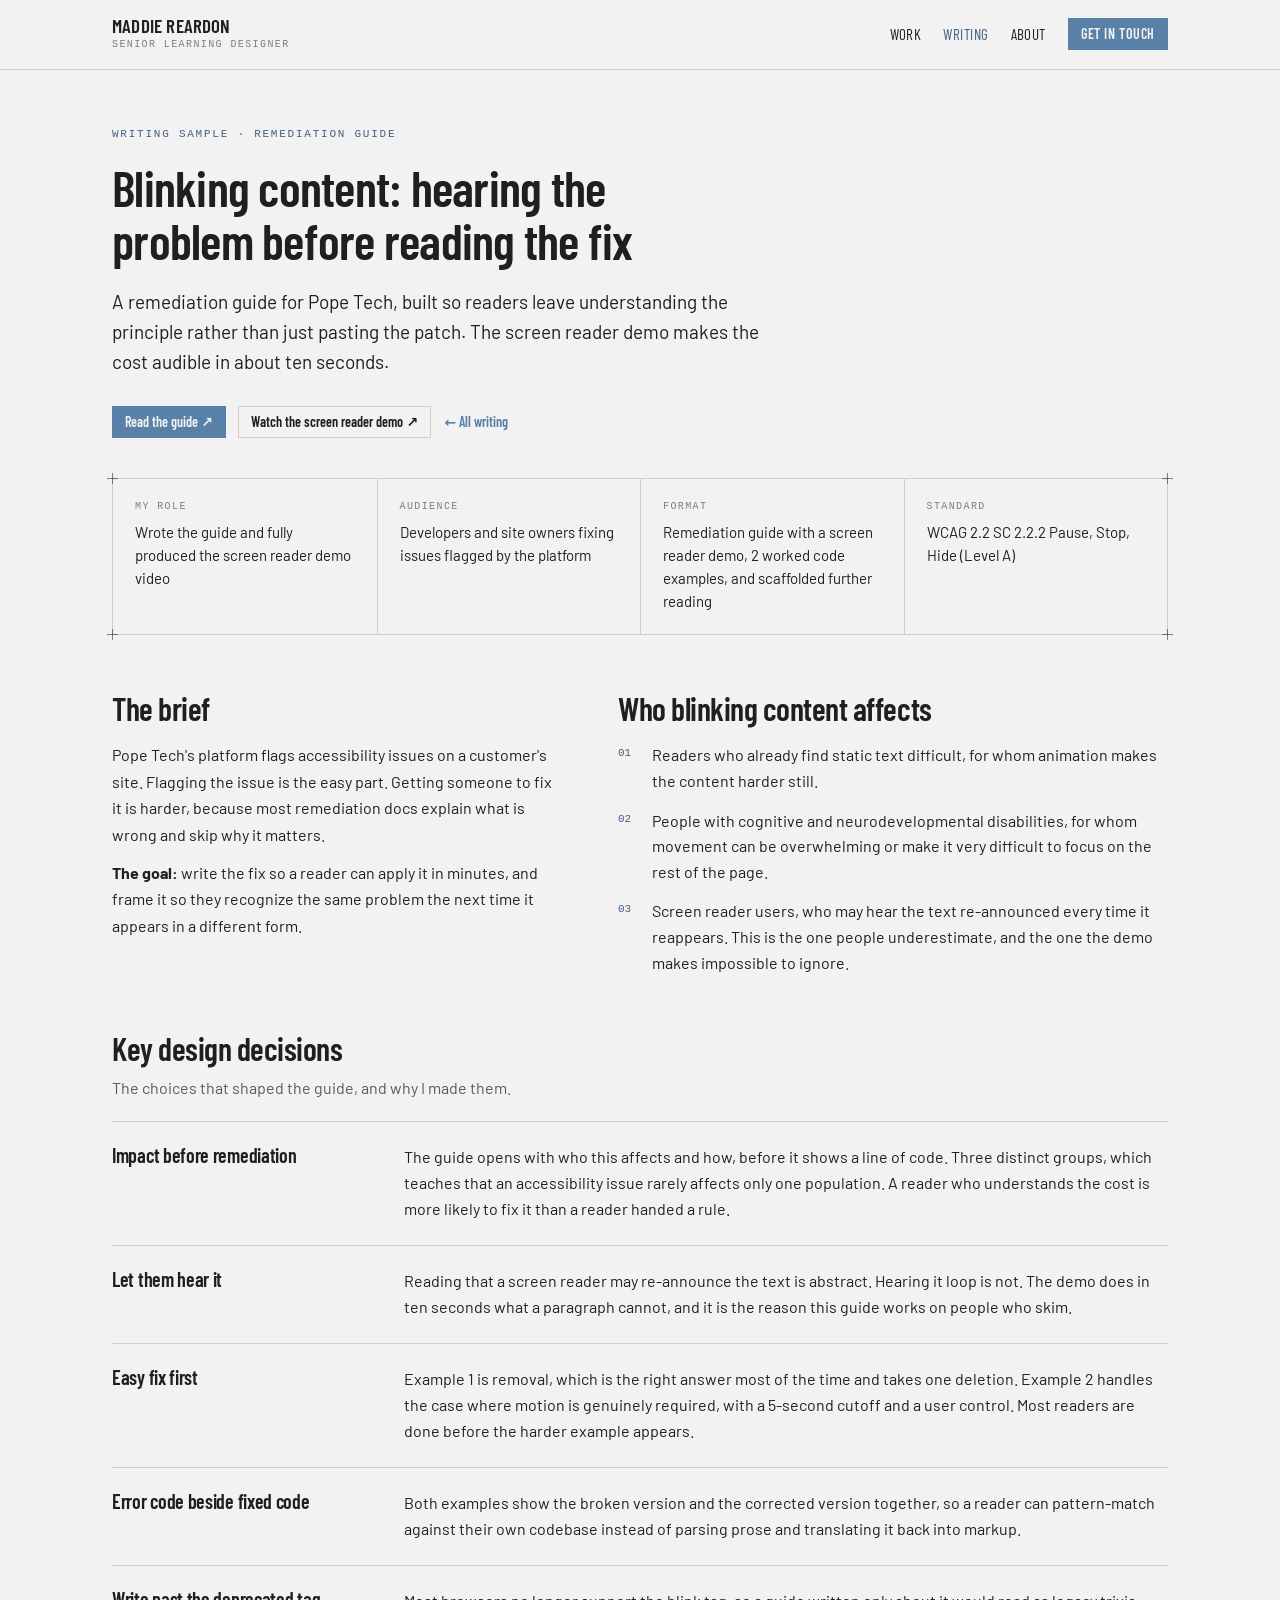
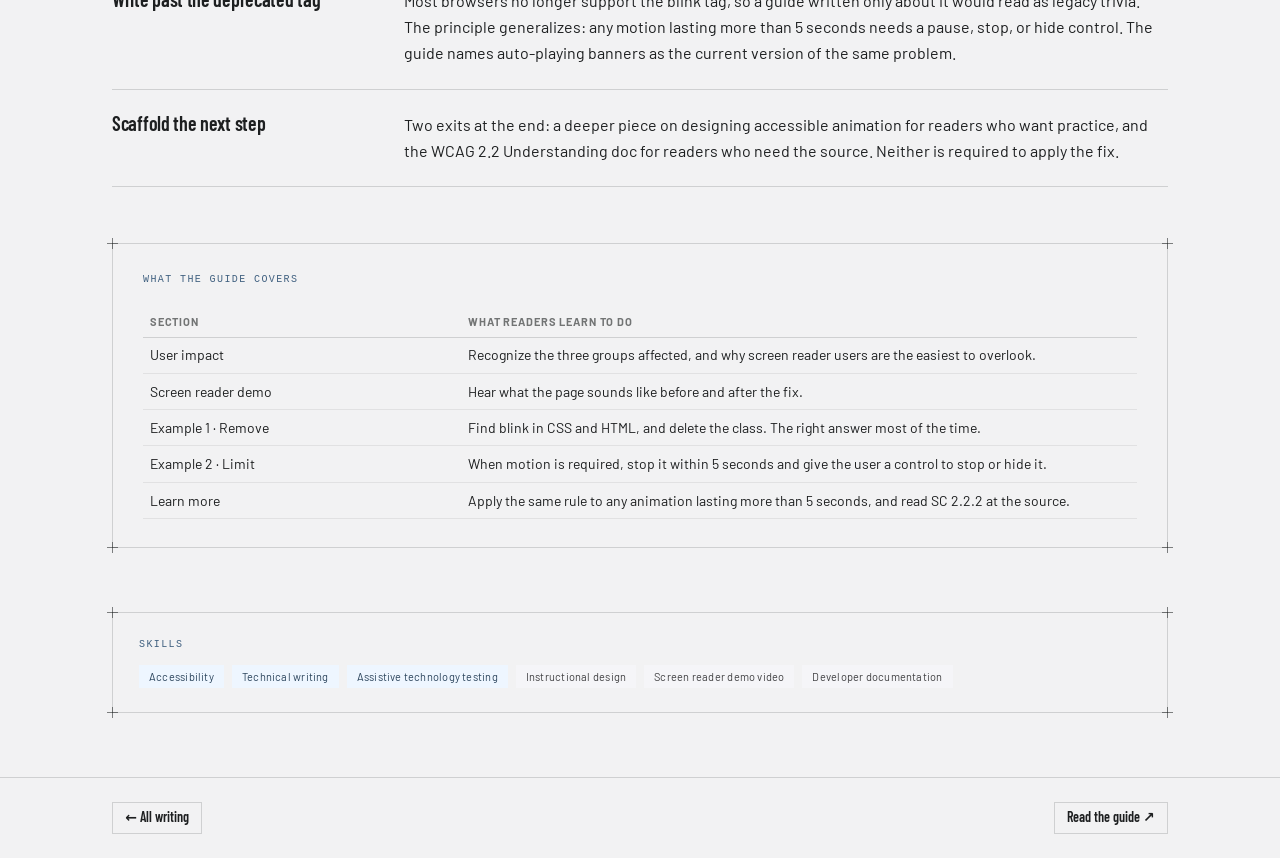
<file: writing-blinking-content.html>
<!DOCTYPE html>

<html lang="en">
<head>
<meta charset="utf-8"/>
<meta content="width=device-width, initial-scale=1" name="viewport"/>
<title>Blinking content remediation guide — Maddie Reardon</title>
<meta content="Writing sample: a Pope Tech remediation guide on blinking content, with a screen reader demo." name="description"/>
<meta content="Blinking content remediation guide — Maddie Reardon" property="og:title"/>
<meta content="Writing sample: a Pope Tech remediation guide on blinking content, with a screen reader demo." property="og:description"/>
<meta content="website" property="og:type"/>
<link href="assets/styles.css" rel="stylesheet"/><style>.essay p{font-size:17px;line-height:1.7;margin:0 0 18px;max-width:66ch;text-wrap:pretty}</style>
</head>
<body>
<div style="min-height:100vh;background:var(--color-bg);color:var(--color-text)">
<header style="border-bottom:1px solid var(--color-divider);position:sticky;top:0;background:var(--color-bg);z-index:5">
<div class="site-header wrap" style="display:flex;align-items:center;justify-content:space-between;gap:24px;padding-top:16px;padding-bottom:16px">
<a href="index.html" style="display:flex;flex-direction:column;gap:2px;color:var(--color-text)">
<span style="font-family:var(--font-heading);font-weight:600;font-size:19px;letter-spacing:.01em;line-height:1">MADDIE REARDON</span>
<span class="mono" style="font-size:10px;letter-spacing:.14em;text-transform:uppercase;color:color-mix(in srgb,var(--color-text) 55%,transparent)">Senior learning designer</span>
</a>
<nav class="site-nav" style="display:flex;align-items:center;gap:22px;font-family:var(--font-heading);font-size:15px;letter-spacing:.03em;text-transform:uppercase">
<a href="index.html#work" style="color:var(--color-text)">Work</a>
<a href="writing.html" style="color:var(--color-accent-700)">Writing</a>
<a href="about.html" style="color:var(--color-text)">About</a>
<a class="btn btn-primary" href="https://linkedin.com/in/maddie-reardon" rel="noopener" style="letter-spacing:.04em" target="_blank">Get in touch</a>
</nav>
</div>
</header>

<section class="wrap" style="padding-top:56px;padding-bottom:40px">
<p class="mono" style="font-size:11px;letter-spacing:.16em;text-transform:uppercase;color:var(--color-accent-700);margin:0 0 18px">Writing sample · Remediation guide</p>
<h1 style="--fs:50px;line-height:1.06;margin:0 0 20px;max-width:24ch">Blinking content: hearing the problem before reading the fix</h1>
<p style="font-size:19px;line-height:1.6;max-width:62ch;margin:0 0 28px;text-wrap:pretty">A remediation guide for Pope Tech, built so readers leave understanding the principle rather than just pasting the patch. The screen reader demo makes the cost audible in about ten seconds.</p>
<div style="display:flex;gap:12px;flex-wrap:wrap">
<a class="btn btn-primary" href="https://app.pope.tech/result-documentation/articles/blinking-content" rel="noopener" target="_blank">Read the guide ↗</a>
<a class="btn btn-secondary" href="https://youtu.be/FUqZXvGIh-Q" rel="noopener" target="_blank">Watch the screen reader demo ↗</a>
<a class="btn btn-ghost" href="writing.html" style="padding-left:0">← All writing</a>
</div>
</section>

<section class="wrap" style="padding-bottom:56px">
<div class="blueprint grid grid-4" style="--cols:repeat(4,1fr)">
<i class="corner tl"></i><i class="corner tr"></i><i class="corner bl"></i><i class="corner br"></i>
<div class="cell" style="--pad:20px 22px"><p class="mono" style="font-size:10px;letter-spacing:.14em;text-transform:uppercase;color:color-mix(in srgb,var(--color-text) 55%,transparent);margin:0 0 6px">My role</p><p style="font-size:15px;margin:0">Wrote the guide and fully produced the screen reader demo video</p></div>
<div class="cell divide" style="--pad:20px 22px"><p class="mono" style="font-size:10px;letter-spacing:.14em;text-transform:uppercase;color:color-mix(in srgb,var(--color-text) 55%,transparent);margin:0 0 6px">Audience</p><p style="font-size:15px;margin:0">Developers and site owners fixing issues flagged by the platform</p></div>
<div class="cell divide" style="--pad:20px 22px"><p class="mono" style="font-size:10px;letter-spacing:.14em;text-transform:uppercase;color:color-mix(in srgb,var(--color-text) 55%,transparent);margin:0 0 6px">Format</p><p style="font-size:15px;margin:0">Remediation guide with a screen reader demo, 2 worked code examples, and scaffolded further reading</p></div>
<div class="cell divide" style="--pad:20px 22px"><p class="mono" style="font-size:10px;letter-spacing:.14em;text-transform:uppercase;color:color-mix(in srgb,var(--color-text) 55%,transparent);margin:0 0 6px">Standard</p><p style="font-size:15px;margin:0">WCAG 2.2 SC 2.2.2 Pause, Stop, Hide (Level A)</p></div>
</div>
</section>

<section class="wrap grid" style="--cols:.9fr 1.1fr;--gap:56px;align-items:start;padding-bottom:56px">
<div>
<h2 style="--fs:32px;margin:0 0 16px">The brief</h2>
<p style="font-size:16px;line-height:1.65;margin:0 0 12px;text-wrap:pretty">Pope Tech's platform flags accessibility issues on a customer's site. Flagging the issue is the easy part. Getting someone to fix it is harder, because most remediation docs explain what is wrong and skip why it matters.</p>
<p style="font-size:16px;line-height:1.65;margin:0;text-wrap:pretty"><strong>The goal:</strong> write the fix so a reader can apply it in minutes, and frame it so they recognize the same problem the next time it appears in a different form.</p>
</div>
<div>
<h2 style="--fs:32px;margin:0 0 16px">Who blinking content affects</h2>
<ul style="margin:0;padding:0;list-style:none;display:grid;gap:14px">
<li style="display:grid;grid-template-columns:22px 1fr;gap:12px;align-items:start"><span class="mono" style="font-size:11px;color:var(--color-accent-700);padding-top:3px">01</span><p style="margin:0;font-size:16px;line-height:1.6">Readers who already find static text difficult, for whom animation makes the content harder still.</p></li>
<li style="display:grid;grid-template-columns:22px 1fr;gap:12px;align-items:start"><span class="mono" style="font-size:11px;color:var(--color-accent-700);padding-top:3px">02</span><p style="margin:0;font-size:16px;line-height:1.6">People with cognitive and neurodevelopmental disabilities, for whom movement can be overwhelming or make it very difficult to focus on the rest of the page.</p></li>
<li style="display:grid;grid-template-columns:22px 1fr;gap:12px;align-items:start"><span class="mono" style="font-size:11px;color:var(--color-accent-700);padding-top:3px">03</span><p style="margin:0;font-size:16px;line-height:1.6">Screen reader users, who may hear the text re-announced every time it reappears. This is the one people underestimate, and the one the demo makes impossible to ignore.</p></li>
</ul>
</div>
</section>

<section class="wrap" style="padding-bottom:56px">
<h2 style="--fs:32px;margin:0 0 8px">Key design decisions</h2>
<p style="font-size:16px;line-height:1.6;margin:0 0 20px;max-width:70ch;color:color-mix(in srgb,var(--color-text) 72%,transparent)">The choices that shaped the guide, and why I made them.</p>
<div style="border-bottom:1px solid var(--color-divider)">
<div class="grid" style="--cols:260px 1fr;--gap:32px;padding:22px 0;border-top:1px solid var(--color-divider)">
<h3 style="font-size:20px;margin:0">Impact before remediation</h3>
<p style="font-size:16px;line-height:1.65;margin:0;text-wrap:pretty">The guide opens with who this affects and how, before it shows a line of code. Three distinct groups, which teaches that an accessibility issue rarely affects only one population. A reader who understands the cost is more likely to fix it than a reader handed a rule.</p>
</div>
<div class="grid" style="--cols:260px 1fr;--gap:32px;padding:22px 0;border-top:1px solid var(--color-divider)">
<h3 style="font-size:20px;margin:0">Let them hear it</h3>
<p style="font-size:16px;line-height:1.65;margin:0;text-wrap:pretty">Reading that a screen reader may re-announce the text is abstract. Hearing it loop is not. The demo does in ten seconds what a paragraph cannot, and it is the reason this guide works on people who skim.</p>
</div>
<div class="grid" style="--cols:260px 1fr;--gap:32px;padding:22px 0;border-top:1px solid var(--color-divider)">
<h3 style="font-size:20px;margin:0">Easy fix first</h3>
<p style="font-size:16px;line-height:1.65;margin:0;text-wrap:pretty">Example 1 is removal, which is the right answer most of the time and takes one deletion. Example 2 handles the case where motion is genuinely required, with a 5-second cutoff and a user control. Most readers are done before the harder example appears.</p>
</div>
<div class="grid" style="--cols:260px 1fr;--gap:32px;padding:22px 0;border-top:1px solid var(--color-divider)">
<h3 style="font-size:20px;margin:0">Error code beside fixed code</h3>
<p style="font-size:16px;line-height:1.65;margin:0;text-wrap:pretty">Both examples show the broken version and the corrected version together, so a reader can pattern-match against their own codebase instead of parsing prose and translating it back into markup.</p>
</div>
<div class="grid" style="--cols:260px 1fr;--gap:32px;padding:22px 0;border-top:1px solid var(--color-divider)">
<h3 style="font-size:20px;margin:0">Write past the deprecated tag</h3>
<p style="font-size:16px;line-height:1.65;margin:0;text-wrap:pretty">Most browsers no longer support the blink tag, so a guide written only about it would read as legacy trivia. The principle generalizes: any motion lasting more than 5 seconds needs a pause, stop, or hide control. The guide names auto-playing banners as the current version of the same problem.</p>
</div>
<div class="grid" style="--cols:260px 1fr;--gap:32px;padding:22px 0;border-top:1px solid var(--color-divider)">
<h3 style="font-size:20px;margin:0">Scaffold the next step</h3>
<p style="font-size:16px;line-height:1.65;margin:0;text-wrap:pretty">Two exits at the end: a deeper piece on designing accessible animation for readers who want practice, and the WCAG 2.2 Understanding doc for readers who need the source. Neither is required to apply the fix.</p>
</div>
</div>
</section>

<section class="wrap" style="padding-bottom:56px">
<figure class="blueprint" style="margin:0;padding:28px 30px">
<i class="corner tl"></i><i class="corner tr"></i><i class="corner bl"></i><i class="corner br"></i>
<figcaption class="mono" style="font-size:10px;letter-spacing:.14em;text-transform:uppercase;color:var(--color-accent-700);margin:0 0 18px">What the guide covers</figcaption>
<table class="table" style="width:100%">
<thead><tr><th style="width:32%">Section</th><th>What readers learn to do</th></tr></thead>
<tbody>
<tr><td>User impact</td><td>Recognize the three groups affected, and why screen reader users are the easiest to overlook.</td></tr>
<tr><td>Screen reader demo</td><td>Hear what the page sounds like before and after the fix.</td></tr>
<tr><td>Example 1 · Remove</td><td>Find blink in CSS and HTML, and delete the class. The right answer most of the time.</td></tr>
<tr><td>Example 2 · Limit</td><td>When motion is required, stop it within 5 seconds and give the user a control to stop or hide it.</td></tr>
<tr><td>Learn more</td><td>Apply the same rule to any animation lasting more than 5 seconds, and read SC 2.2.2 at the source.</td></tr>
</tbody>
</table>
</figure>
</section>

<section class="wrap" style="padding-top:8px;padding-bottom:64px">
<div class="blueprint" style="padding:24px 26px">
<i class="corner tl"></i><i class="corner tr"></i><i class="corner bl"></i><i class="corner br"></i>
<p class="mono" style="font-size:10px;letter-spacing:.14em;text-transform:uppercase;color:var(--color-accent-700);margin:0 0 12px">Skills</p>
<div style="display:flex;flex-wrap:wrap;gap:8px">
<span class="tag tag-accent">Accessibility</span><span class="tag tag-accent">Technical writing</span><span class="tag tag-accent">Assistive technology testing</span><span class="tag tag-neutral">Instructional design</span><span class="tag tag-neutral">Screen reader demo video</span><span class="tag tag-neutral">Developer documentation</span>
</div>
</div>
</section>

<nav style="border-top:1px solid var(--color-divider)">
<div class="wrap" style="display:flex;justify-content:space-between;gap:24px;flex-wrap:wrap;padding-top:24px;padding-bottom:24px">
<a class="btn btn-secondary" href="writing.html">← All writing</a>
<a class="btn btn-secondary" href="https://app.pope.tech/result-documentation/articles/blinking-content" rel="noopener" target="_blank">Read the guide ↗</a>
</div>
</nav>
</div>
</body>
</html>
</file>
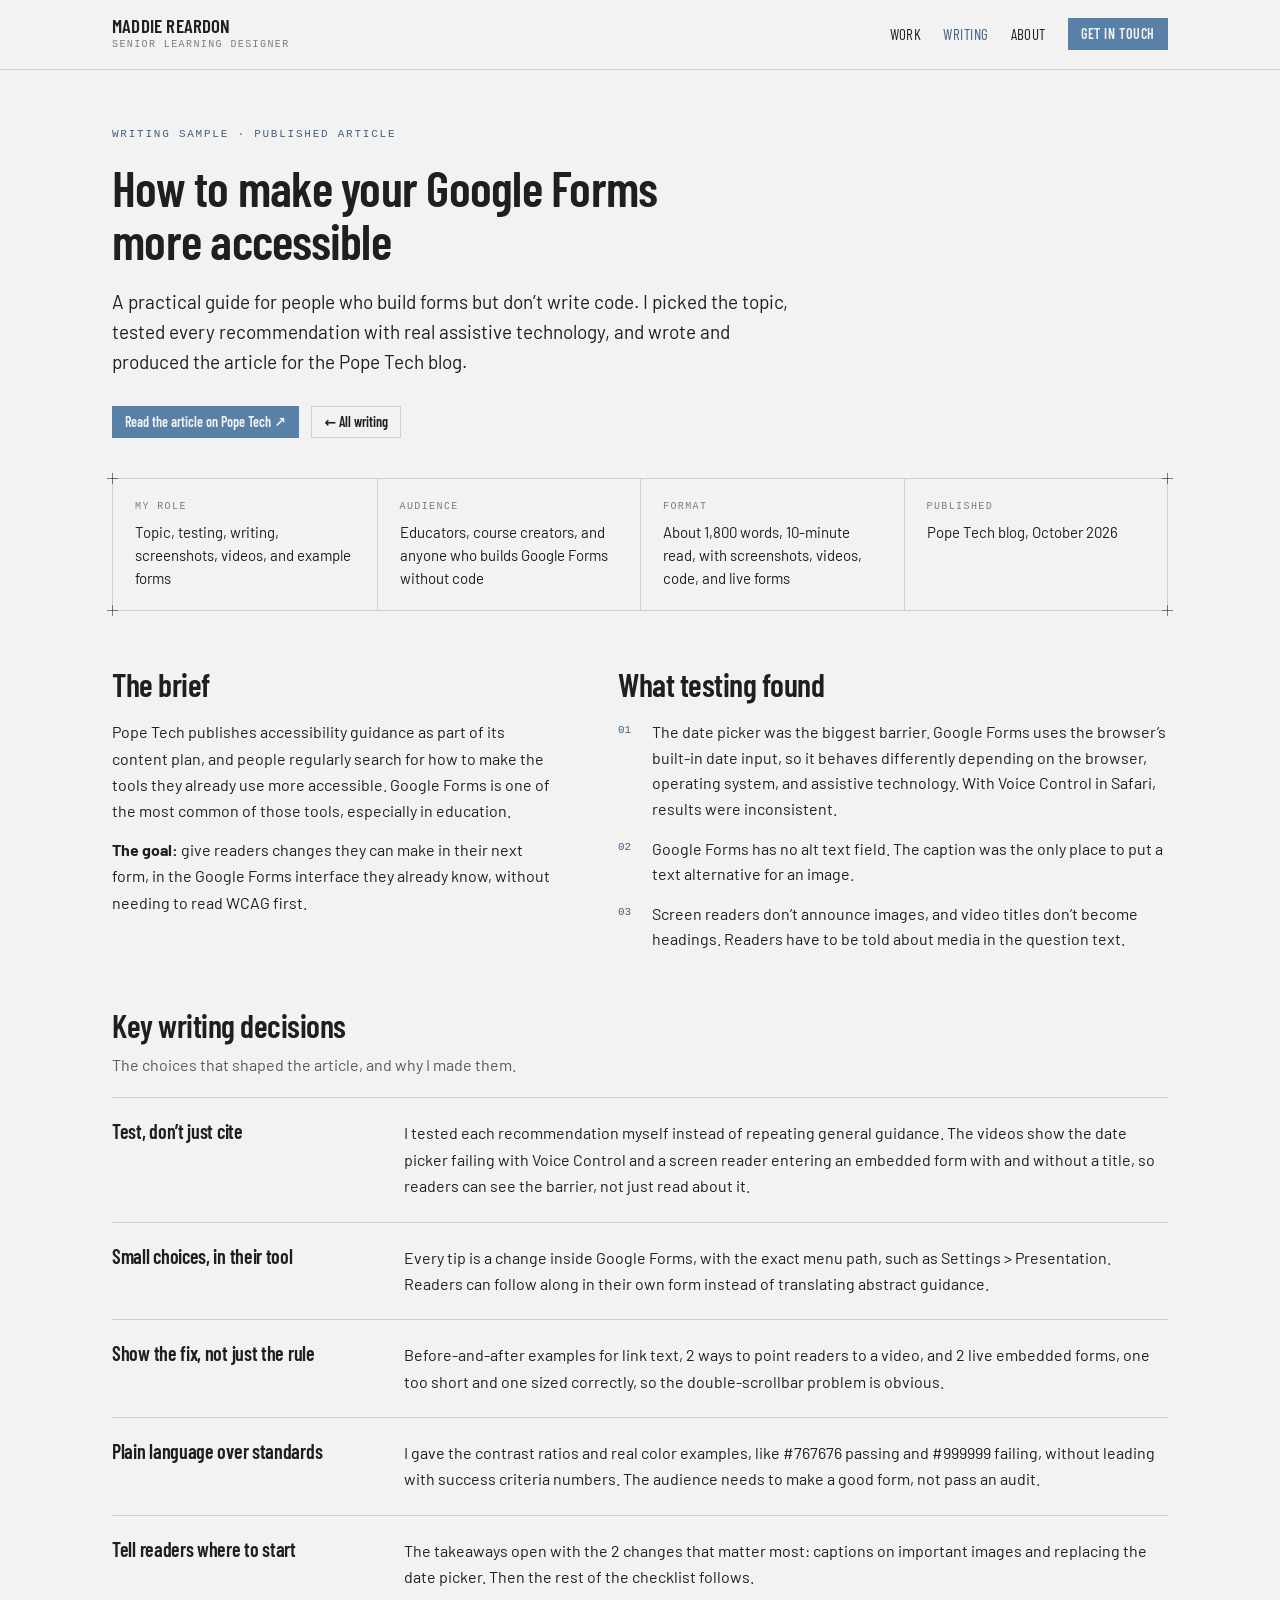
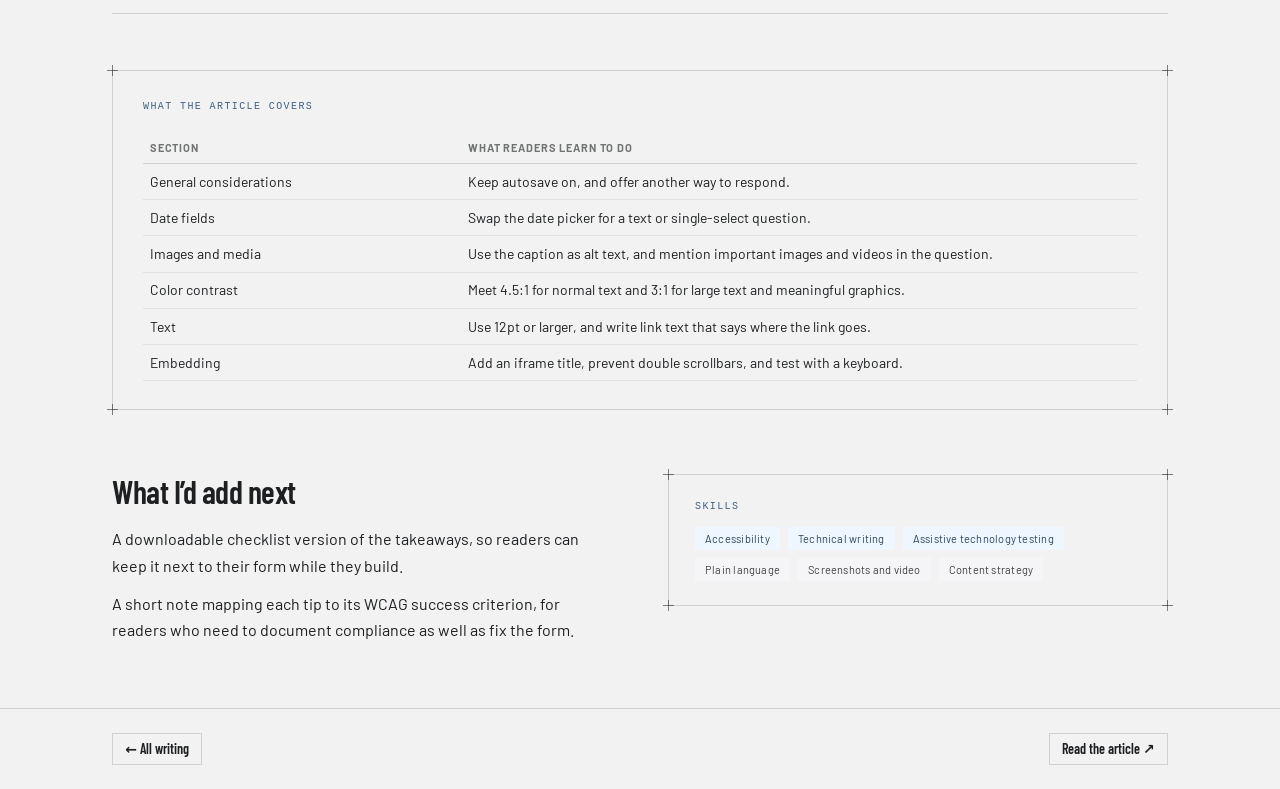
<file: writing-google-forms.html>
<!DOCTYPE html>

<html lang="en">
<head>
<meta charset="utf-8"/>
<meta content="width=device-width, initial-scale=1" name="viewport"/>
<title>Accessible Google Forms article — Maddie Reardon</title>
<meta content="Writing sample: a published Pope Tech article on making Google Forms more accessible." name="description"/>
<meta content="Accessible Google Forms article — Maddie Reardon" property="og:title"/>
<meta content="Writing sample: a published Pope Tech article on making Google Forms more accessible." property="og:description"/>
<meta content="website" property="og:type"/>
<link href="assets/styles.css" rel="stylesheet"/><style>.essay p{font-size:17px;line-height:1.7;margin:0 0 18px;max-width:66ch;text-wrap:pretty}</style>
</head>
<body>
<div style="min-height:100vh;background:var(--color-bg);color:var(--color-text)">
<header style="border-bottom:1px solid var(--color-divider);position:sticky;top:0;background:var(--color-bg);z-index:5">
<div class="site-header wrap" style="display:flex;align-items:center;justify-content:space-between;gap:24px;padding-top:16px;padding-bottom:16px">
<a href="index.html" style="display:flex;flex-direction:column;gap:2px;color:var(--color-text)">
<span style="font-family:var(--font-heading);font-weight:600;font-size:19px;letter-spacing:.01em;line-height:1">MADDIE REARDON</span>
<span class="mono" style="font-size:10px;letter-spacing:.14em;text-transform:uppercase;color:color-mix(in srgb,var(--color-text) 55%,transparent)">Senior learning designer</span>
</a>
<nav class="site-nav" style="display:flex;align-items:center;gap:22px;font-family:var(--font-heading);font-size:15px;letter-spacing:.03em;text-transform:uppercase">
<a href="index.html#work" style="color:var(--color-text)">Work</a>
<a href="writing.html" style="color:var(--color-accent-700)">Writing</a>
<a href="about.html" style="color:var(--color-text)">About</a>
<a class="btn btn-primary" href="https://linkedin.com/in/maddie-reardon" rel="noopener" style="letter-spacing:.04em" target="_blank">Get in touch</a>
</nav>
</div>
</header>
<section class="wrap" style="padding-top:56px;padding-bottom:40px">
<p class="mono" style="font-size:11px;letter-spacing:.16em;text-transform:uppercase;color:var(--color-accent-700);margin:0 0 18px">Writing sample · Published article</p>
<h1 style="--fs:50px;line-height:1.06;margin:0 0 20px;max-width:24ch">How to make your Google Forms more accessible</h1>
<p style="font-size:19px;line-height:1.6;max-width:62ch;margin:0 0 28px;text-wrap:pretty">A practical guide for people who build forms but don’t write code. I picked the topic, tested every recommendation with real assistive technology, and wrote and produced the article for the Pope Tech blog.</p>
<div style="display:flex;gap:12px;flex-wrap:wrap">
<a class="btn btn-primary" href="https://blog.pope.tech/2026/10/02/how-to-make-your-google-forms-more-accessible/" rel="noopener" target="_blank">Read the article on Pope Tech ↗</a>
<a class="btn btn-secondary" href="writing.html">← All writing</a>
</div>
</section>

<section class="wrap" style="padding-bottom:56px">
<div class="blueprint grid grid-4" style="--cols:repeat(4,1fr)">
<i class="corner tl"></i><i class="corner tr"></i><i class="corner bl"></i><i class="corner br"></i>
<div class="cell" style="--pad:20px 22px"><p class="mono" style="font-size:10px;letter-spacing:.14em;text-transform:uppercase;color:color-mix(in srgb,var(--color-text) 55%,transparent);margin:0 0 6px">My role</p><p style="font-size:15px;margin:0">Topic, testing, writing, screenshots, videos, and example forms</p></div>
<div class="cell divide" style="--pad:20px 22px"><p class="mono" style="font-size:10px;letter-spacing:.14em;text-transform:uppercase;color:color-mix(in srgb,var(--color-text) 55%,transparent);margin:0 0 6px">Audience</p><p style="font-size:15px;margin:0">Educators, course creators, and anyone who builds Google Forms without code</p></div>
<div class="cell divide" style="--pad:20px 22px"><p class="mono" style="font-size:10px;letter-spacing:.14em;text-transform:uppercase;color:color-mix(in srgb,var(--color-text) 55%,transparent);margin:0 0 6px">Format</p><p style="font-size:15px;margin:0">About 1,800 words, 10-minute read, with screenshots, videos, code, and live forms</p></div>
<div class="cell divide" style="--pad:20px 22px"><p class="mono" style="font-size:10px;letter-spacing:.14em;text-transform:uppercase;color:color-mix(in srgb,var(--color-text) 55%,transparent);margin:0 0 6px">Published</p><p style="font-size:15px;margin:0">Pope Tech blog, October 2026</p></div>
</div>
</section>

<section class="wrap grid" style="--cols:.9fr 1.1fr;--gap:56px;align-items:start;padding-bottom:56px">
<div>
<h2 style="--fs:32px;margin:0 0 16px">The brief</h2>
<p style="font-size:16px;line-height:1.65;margin:0 0 12px;text-wrap:pretty">Pope Tech publishes accessibility guidance as part of its content plan, and people regularly search for how to make the tools they already use more accessible. Google Forms is one of the most common of those tools, especially in education.</p>
<p style="font-size:16px;line-height:1.65;margin:0;text-wrap:pretty"><strong>The goal:</strong> give readers changes they can make in their next form, in the Google Forms interface they already know, without needing to read WCAG first.</p>
</div>
<div>
<h2 style="--fs:32px;margin:0 0 16px">What testing found</h2>
<ul style="margin:0;padding:0;list-style:none;display:grid;gap:14px">
<li style="display:grid;grid-template-columns:22px 1fr;gap:12px;align-items:start"><span class="mono" style="font-size:11px;color:var(--color-accent-700);padding-top:3px">01</span><p style="margin:0;font-size:16px;line-height:1.6">The date picker was the biggest barrier. Google Forms uses the browser’s built-in date input, so it behaves differently depending on the browser, operating system, and assistive technology. With Voice Control in Safari, results were inconsistent.</p></li>
<li style="display:grid;grid-template-columns:22px 1fr;gap:12px;align-items:start"><span class="mono" style="font-size:11px;color:var(--color-accent-700);padding-top:3px">02</span><p style="margin:0;font-size:16px;line-height:1.6">Google Forms has no alt text field. The caption was the only place to put a text alternative for an image.</p></li>
<li style="display:grid;grid-template-columns:22px 1fr;gap:12px;align-items:start"><span class="mono" style="font-size:11px;color:var(--color-accent-700);padding-top:3px">03</span><p style="margin:0;font-size:16px;line-height:1.6">Screen readers don’t announce images, and video titles don’t become headings. Readers have to be told about media in the question text.</p></li>
</ul>
</div>
</section>

<section class="wrap" style="padding-bottom:56px">
<h2 style="--fs:32px;margin:0 0 8px">Key writing decisions</h2>
<p style="font-size:16px;line-height:1.6;margin:0 0 20px;max-width:70ch;color:color-mix(in srgb,var(--color-text) 72%,transparent)">The choices that shaped the article, and why I made them.</p>
<div style="border-bottom:1px solid var(--color-divider)">
<div class="grid" style="--cols:260px 1fr;--gap:32px;padding:22px 0;border-top:1px solid var(--color-divider)">
<h3 style="font-size:20px;margin:0">Test, don’t just cite</h3>
<p style="font-size:16px;line-height:1.65;margin:0;text-wrap:pretty">I tested each recommendation myself instead of repeating general guidance. The videos show the date picker failing with Voice Control and a screen reader entering an embedded form with and without a title, so readers can see the barrier, not just read about it.</p>
</div>
<div class="grid" style="--cols:260px 1fr;--gap:32px;padding:22px 0;border-top:1px solid var(--color-divider)">
<h3 style="font-size:20px;margin:0">Small choices, in their tool</h3>
<p style="font-size:16px;line-height:1.65;margin:0;text-wrap:pretty">Every tip is a change inside Google Forms, with the exact menu path, such as Settings > Presentation. Readers can follow along in their own form instead of translating abstract guidance.</p>
</div>
<div class="grid" style="--cols:260px 1fr;--gap:32px;padding:22px 0;border-top:1px solid var(--color-divider)">
<h3 style="font-size:20px;margin:0">Show the fix, not just the rule</h3>
<p style="font-size:16px;line-height:1.65;margin:0;text-wrap:pretty">Before-and-after examples for link text, 2 ways to point readers to a video, and 2 live embedded forms, one too short and one sized correctly, so the double-scrollbar problem is obvious.</p>
</div>
<div class="grid" style="--cols:260px 1fr;--gap:32px;padding:22px 0;border-top:1px solid var(--color-divider)">
<h3 style="font-size:20px;margin:0">Plain language over standards</h3>
<p style="font-size:16px;line-height:1.65;margin:0;text-wrap:pretty">I gave the contrast ratios and real color examples, like #767676 passing and #999999 failing, without leading with success criteria numbers. The audience needs to make a good form, not pass an audit.</p>
</div>
<div class="grid" style="--cols:260px 1fr;--gap:32px;padding:22px 0;border-top:1px solid var(--color-divider)">
<h3 style="font-size:20px;margin:0">Tell readers where to start</h3>
<p style="font-size:16px;line-height:1.65;margin:0;text-wrap:pretty">The takeaways open with the 2 changes that matter most: captions on important images and replacing the date picker. Then the rest of the checklist follows.</p>
</div>
</div>
</section>

<section class="wrap" style="padding-bottom:56px">
<figure class="blueprint" style="margin:0;padding:28px 30px">
<i class="corner tl"></i><i class="corner tr"></i><i class="corner bl"></i><i class="corner br"></i>
<figcaption class="mono" style="font-size:10px;letter-spacing:.14em;text-transform:uppercase;color:var(--color-accent-700);margin:0 0 18px">What the article covers</figcaption>
<table class="table" style="width:100%">
<thead><tr><th style="width:32%">Section</th><th>What readers learn to do</th></tr></thead>
<tbody>
<tr><td>General considerations</td><td>Keep autosave on, and offer another way to respond.</td></tr>
<tr><td>Date fields</td><td>Swap the date picker for a text or single-select question.</td></tr>
<tr><td>Images and media</td><td>Use the caption as alt text, and mention important images and videos in the question.</td></tr>
<tr><td>Color contrast</td><td>Meet 4.5:1 for normal text and 3:1 for large text and meaningful graphics.</td></tr>
<tr><td>Text</td><td>Use 12pt or larger, and write link text that says where the link goes.</td></tr>
<tr><td>Embedding</td><td>Add an iframe title, prevent double scrollbars, and test with a keyboard.</td></tr>
</tbody>
</table>
</figure>
</section>

<section class="wrap grid" style="--cols:1fr 1fr;--gap:56px;align-items:start;padding-top:8px;padding-bottom:64px">
<div>
<h2 style="--fs:32px;margin:0 0 16px">What I’d add next</h2>
<p style="font-size:16px;line-height:1.65;margin:0 0 12px;text-wrap:pretty">A downloadable checklist version of the takeaways, so readers can keep it next to their form while they build.</p>
<p style="font-size:16px;line-height:1.65;margin:0;text-wrap:pretty">A short note mapping each tip to its WCAG success criterion, for readers who need to document compliance as well as fix the form.</p>
</div>
<div class="blueprint" style="padding:24px 26px">
<i class="corner tl"></i><i class="corner tr"></i><i class="corner bl"></i><i class="corner br"></i>
<p class="mono" style="font-size:10px;letter-spacing:.14em;text-transform:uppercase;color:var(--color-accent-700);margin:0 0 12px">Skills</p>
<div style="display:flex;flex-wrap:wrap;gap:8px">
<span class="tag tag-accent">Accessibility</span><span class="tag tag-accent">Technical writing</span><span class="tag tag-accent">Assistive technology testing</span><span class="tag tag-neutral">Plain language</span><span class="tag tag-neutral">Screenshots and video</span><span class="tag tag-neutral">Content strategy</span>
</div>
</div>
</section>

<nav style="border-top:1px solid var(--color-divider)">
<div class="wrap" style="display:flex;justify-content:space-between;gap:24px;flex-wrap:wrap;padding-top:24px;padding-bottom:24px">
<a class="btn btn-secondary" href="writing.html">← All writing</a>
<a class="btn btn-secondary" href="https://blog.pope.tech/2026/10/02/how-to-make-your-google-forms-more-accessible/" rel="noopener" target="_blank">Read the article ↗</a>
</div>
</nav>
</div>
</body>
</html>
</file>
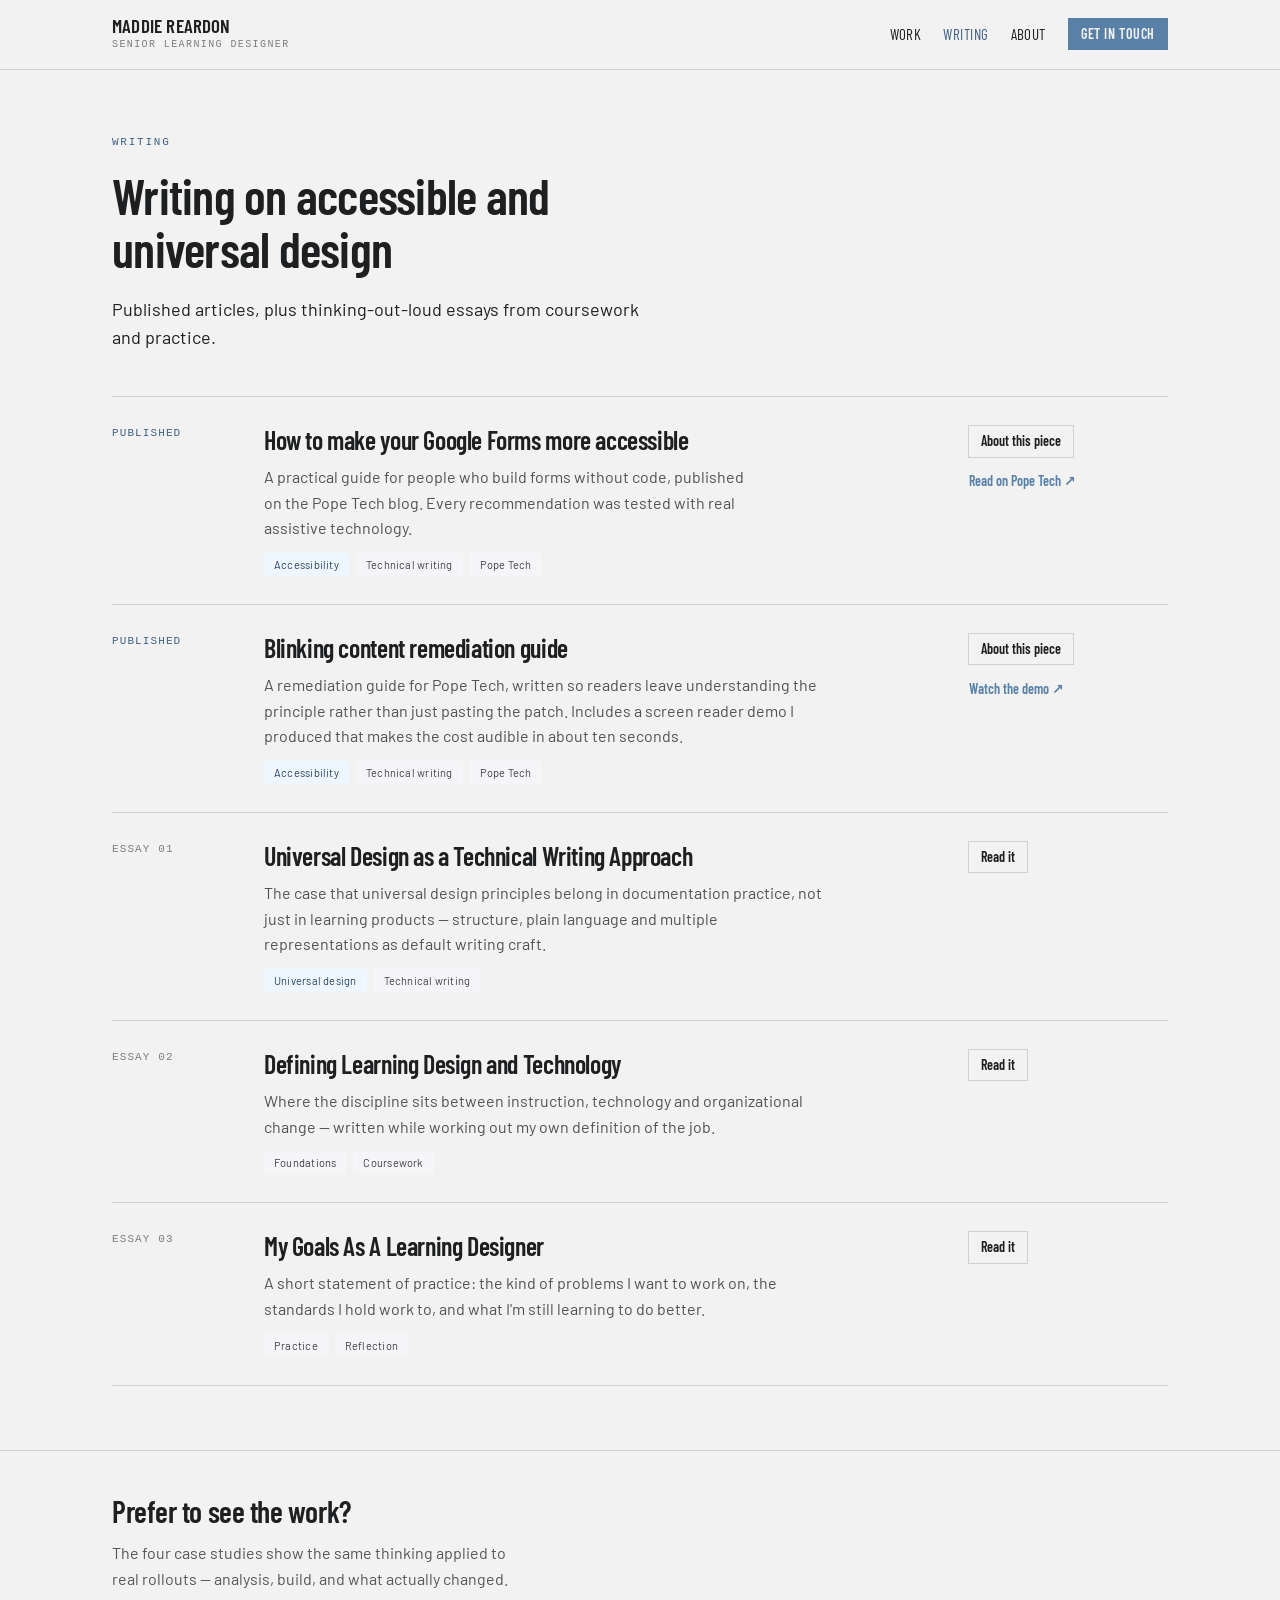
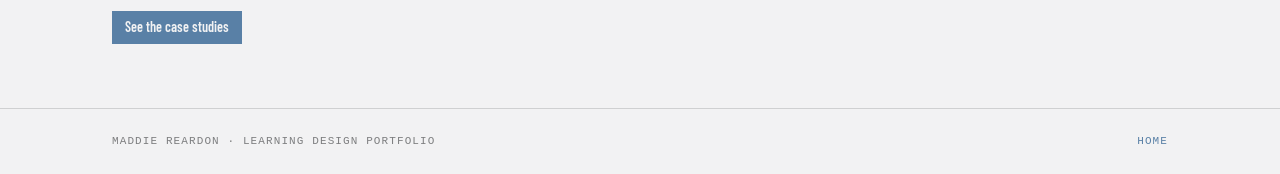
<file: writing.html>
<!DOCTYPE html>

<html lang="en">
<head>
<meta charset="utf-8"/>
<meta content="width=device-width, initial-scale=1" name="viewport"/>
<title>Writing — Maddie Reardon</title>
<meta content="Published articles and essays on accessibility, inclusive learning design, and universal design." name="description"/>
<meta content="Writing — Maddie Reardon" property="og:title"/>
<meta content="Published articles and essays on accessibility, inclusive learning design, and universal design." property="og:description"/>
<meta content="website" property="og:type"/>
<link href="assets/styles.css" rel="stylesheet"/><style>.essay p{font-size:17px;line-height:1.7;margin:0 0 18px;max-width:66ch;text-wrap:pretty}</style>
</head>
<body>
<div style="min-height:100vh;background:var(--color-bg);color:var(--color-text)">
<header style="border-bottom:1px solid var(--color-divider);position:sticky;top:0;background:var(--color-bg);z-index:5">
<div class="site-header wrap" style="display:flex;align-items:center;justify-content:space-between;gap:24px;padding-top:16px;padding-bottom:16px">
<a href="index.html" style="display:flex;flex-direction:column;gap:2px;color:var(--color-text)">
<span style="font-family:var(--font-heading);font-weight:600;font-size:19px;letter-spacing:.01em;line-height:1">MADDIE REARDON</span>
<span class="mono" style="font-size:10px;letter-spacing:.14em;text-transform:uppercase;color:color-mix(in srgb,var(--color-text) 55%,transparent)">Senior learning designer</span>
</a>
<nav class="site-nav" style="display:flex;align-items:center;gap:22px;font-family:var(--font-heading);font-size:15px;letter-spacing:.03em;text-transform:uppercase">
<a href="index.html#work" style="color:var(--color-text)">Work</a>
<a href="writing.html" style="color:var(--color-accent-700)">Writing</a>
<a href="about.html" style="color:var(--color-text)">About</a>
<a class="btn btn-primary" href="https://linkedin.com/in/maddie-reardon" rel="noopener" style="letter-spacing:.04em" target="_blank">Get in touch</a>
</nav>
</div>
</header>
<section class="wrap" style="padding-top:64px;padding-bottom:44px">
<p class="mono" style="font-size:11px;letter-spacing:.16em;text-transform:uppercase;color:var(--color-accent-700);margin:0 0 18px">Writing</p>
<h1 style="--fs:50px;line-height:1.06;margin:0 0 20px;max-width:24ch">Writing on accessible and universal design</h1>
<p style="font-size:18px;line-height:1.6;max-width:60ch;margin:0;text-wrap:pretty">Published articles, plus thinking-out-loud essays from coursework and practice.</p>
</section>
<section class="wrap" style="padding-bottom:64px">
<div style="display:grid;gap:0;border-top:1px solid var(--color-divider)">
<article class="grid" style="--cols:120px 1fr 200px;--gap:32px;padding:28px 0;border-bottom:1px solid var(--color-divider);align-items:start">
<p class="mono" style="font-size:11px;letter-spacing:.1em;text-transform:uppercase;color:var(--color-accent-700);margin:0">Published</p>
<div>
<h3 style="font-size:26px;margin:0 0 10px">How to make your Google Forms more accessible</h3>
<p style="font-size:16px;line-height:1.6;margin:0 0 12px;max-width:62ch;color:color-mix(in srgb,var(--color-text) 76%,transparent);text-wrap:pretty">A practical guide for people who build forms without code, published on the Pope Tech blog. Every recommendation was tested with real assistive technology.</p>
<div style="display:flex;gap:7px;flex-wrap:wrap"><span class="tag tag-accent">Accessibility</span><span class="tag tag-neutral">Technical writing</span><span class="tag tag-neutral">Pope Tech</span></div>
</div>
<div style="display:flex;flex-direction:column;gap:8px;align-items:flex-start">
<a class="btn btn-secondary" href="writing-google-forms.html">About this piece</a>
<a class="btn btn-ghost" href="https://blog.pope.tech/2026/10/02/how-to-make-your-google-forms-more-accessible/" rel="noopener" style="padding-left:0" target="_blank">Read on Pope Tech ↗</a>
</div>
</article>
<article class="grid" style="--cols:120px 1fr 200px;--gap:32px;padding:28px 0;border-bottom:1px solid var(--color-divider);align-items:start">
<p class="mono" style="font-size:11px;letter-spacing:.1em;text-transform:uppercase;color:var(--color-accent-700);margin:0">Published</p>
<div><h3 style="font-size:26px;margin:0 0 10px">Blinking content remediation guide</h3>
<p style="font-size:16px;line-height:1.6;margin:0 0 12px;max-width:62ch;color:color-mix(in srgb,var(--color-text) 76%,transparent);text-wrap:pretty">A remediation guide for Pope Tech, written so readers leave understanding the principle rather than just pasting the patch. Includes a screen reader demo I produced that makes the cost audible in about ten seconds.</p>
<div style="display:flex;gap:7px;flex-wrap:wrap"><span class="tag tag-accent">Accessibility</span><span class="tag tag-neutral">Technical writing</span><span class="tag tag-neutral">Pope Tech</span></div>
</div>
<div style="display:flex;flex-direction:column;gap:8px;align-items:flex-start">
<a class="btn btn-secondary" href="writing-blinking-content.html">About this piece</a>
<a class="btn btn-ghost" href="https://youtu.be/FUqZXvGIh-Q" rel="noopener" style="padding-left:0" target="_blank">Watch the demo ↗</a>
</div>
</article>
<article class="grid" style="--cols:120px 1fr 200px;--gap:32px;padding:28px 0;border-bottom:1px solid var(--color-divider);align-items:start">
<p class="mono" style="font-size:11px;letter-spacing:.1em;text-transform:uppercase;color:color-mix(in srgb,var(--color-text) 55%,transparent);margin:0">Essay 01</p>
<div>
<h3 style="font-size:26px;margin:0 0 10px">Universal Design as a Technical Writing Approach</h3>
<p style="font-size:16px;line-height:1.6;margin:0 0 12px;max-width:62ch;color:color-mix(in srgb,var(--color-text) 76%,transparent);text-wrap:pretty">The case that universal design principles belong in documentation practice, not just in learning products — structure, plain language and multiple representations as default writing craft.</p>
<div style="display:flex;gap:7px;flex-wrap:wrap"><span class="tag tag-accent">Universal design</span><span class="tag tag-neutral">Technical writing</span></div>
</div>
<div style="display:flex;flex-direction:column;gap:8px;align-items:flex-start">
<a alt="Read Universal Design as a Technical Writing Approach" class="btn btn-secondary" href="UD-TW.html">Read it</a>
</div>
</article>
<article class="grid" style="--cols:120px 1fr 200px;--gap:32px;padding:28px 0;border-bottom:1px solid var(--color-divider);align-items:start">
<p class="mono" style="font-size:11px;letter-spacing:.1em;text-transform:uppercase;color:color-mix(in srgb,var(--color-text) 55%,transparent);margin:0">Essay 02</p>
<div>
<h3 style="font-size:26px;margin:0 0 10px">Defining Learning Design and Technology</h3>
<p style="font-size:16px;line-height:1.6;margin:0 0 12px;max-width:62ch;color:color-mix(in srgb,var(--color-text) 76%,transparent);text-wrap:pretty">Where the discipline sits between instruction, technology and organizational change — written while working out my own definition of the job.</p>
<div style="display:flex;gap:7px;flex-wrap:wrap"><span class="tag tag-neutral">Foundations</span><span class="tag tag-neutral">Coursework</span></div>
</div>
<div style="display:flex;flex-direction:column;gap:8px;align-items:flex-start">
<a alt="Read Defining Learning Design and Technology" class="btn btn-secondary" href="defining-LDT.html">Read it</a>
</div>
</article>
<article class="grid" style="--cols:120px 1fr 200px;--gap:32px;padding:28px 0;border-bottom:1px solid var(--color-divider);align-items:start">
<p class="mono" style="font-size:11px;letter-spacing:.1em;text-transform:uppercase;color:color-mix(in srgb,var(--color-text) 55%,transparent);margin:0">Essay 03</p>
<div>
<h3 style="font-size:26px;margin:0 0 10px">My Goals As A Learning Designer</h3>
<p style="font-size:16px;line-height:1.6;margin:0 0 12px;max-width:62ch;color:color-mix(in srgb,var(--color-text) 76%,transparent);text-wrap:pretty">A short statement of practice: the kind of problems I want to work on, the standards I hold work to, and what I'm still learning to do better.</p>
<div style="display:flex;gap:7px;flex-wrap:wrap"><span class="tag tag-neutral">Practice</span><span class="tag tag-neutral">Reflection</span></div>
</div>
<div style="display:flex;flex-direction:column;gap:8px;align-items:flex-start">
<a alt="Read My Goals As A Learning Designer" class="btn btn-secondary" href="goal.html">Read it</a>
</div>
</article>
</div>
</section>
<section style="border-top:1px solid var(--color-divider)">
<div class="wrap grid" style="--cols:1fr 1fr;--gap:48px;align-items:start;padding-top:44px;padding-bottom:64px">
<div>
<h2 style="--fs:30px;margin:0 0 12px">Prefer to see the work?</h2>
<p style="font-size:16px;line-height:1.6;margin:0 0 20px;max-width:46ch;color:color-mix(in srgb,var(--color-text) 74%,transparent);text-wrap:pretty">The four case studies show the same thinking applied to real rollouts — analysis, build, and what actually changed.</p>
<a class="btn btn-primary" href="index.html#work">See the case studies</a>
</div>
</div>
</section>
<footer style="border-top:1px solid var(--color-divider)">
<div class="wrap" style="display:flex;justify-content:space-between;gap:24px;flex-wrap:wrap;padding-top:24px;padding-bottom:24px">
<p class="mono" style="font-size:11px;letter-spacing:.1em;text-transform:uppercase;color:color-mix(in srgb,var(--color-text) 55%,transparent);margin:0">Maddie Reardon · Learning design portfolio</p>
<a class="mono" href="index.html" style="font-size:11px;letter-spacing:.1em;text-transform:uppercase">Home</a>
</div>
</footer>
</div>
</body>
</html>
</file>
<file: assets/styles.css>
/* Industry — design-system tokens and component classes. This file is the source of truth for the system's look; retune it here and see readme.md. */
@import url('https://fonts.googleapis.com/css2?family=Barlow:wght@400;500;700&family=Barlow+Condensed:wght@400;600&display=swap');

:root {
  --color-bg: #f2f2f3;
  --color-surface: #e9e9ea;
  --color-text: #1d1f20;
  --color-accent: #5980a6;
  --color-accent-2: #728fab;
  --color-divider: color-mix(in srgb, #1d1f20 16%, transparent);

  /* Tonal ramps — generated in OKLCH on one shared lightness scale, so the
     same step of any role matches the others in visual value. */
  --color-neutral-100: #f5f5f8;
  --color-neutral-200: #e7e7ea;
  --color-neutral-300: #d4d4d7;
  --color-neutral-400: #b7b7ba;
  --color-neutral-500: #98989b;
  --color-neutral-600: #7a7a7d;
  --color-neutral-700: #5d5d60;
  --color-neutral-800: #424244;
  --color-neutral-900: #2b2b2d;

  --color-accent-100: #eef6ff;
  --color-accent-200: #d6ebff;
  --color-accent-300: #b5d9fd;
  --color-accent-400: #94bce3;
  --color-accent-500: #749dc4;
  --color-accent-600: #597ea3;
  --color-accent-700: #416180;
  --color-accent-800: #2c455d;
  --color-accent-900: #1d2d3d;

  --color-accent-2-100: #eef6ff;
  --color-accent-2-200: #d6ebff;
  --color-accent-2-300: #bdd8f2;
  --color-accent-2-400: #9ebbd8;
  --color-accent-2-500: #7e9cb8;
  --color-accent-2-600: #627d98;
  --color-accent-2-700: #486077;
  --color-accent-2-800: #314457;
  --color-accent-2-900: #1f2d3a;

  --font-heading: "Barlow Condensed", system-ui, sans-serif;
  --font-heading-weight: 600;
  --font-body: "Barlow", system-ui, sans-serif;

  --space-1: 3.4px;
  --space-2: 6.8px;
  --space-3: 10.2px;
  --space-4: 13.6px;
  --space-6: 20.4px;
  --space-8: 27.2px;

  --radius-sm: 2px;
  --radius-md: 4px;
  --radius-lg: 7px;

  /* Elevation — derived from the ground: soft ink-tinted shadows on a
     light theme, a hairline edge + ambient darkness on a dark one. */
  --shadow-sm: 0 1px 2px color-mix(in srgb, #2b2b2d 14%, transparent);
  --shadow-md: 0 3px 10px color-mix(in srgb, #2b2b2d 16%, transparent);
  --shadow-lg: 0 12px 32px color-mix(in srgb, #2b2b2d 22%, transparent);
}

body {
  background: var(--color-bg);
  color: var(--color-text);
  font-family: var(--font-body);
}
h1, h2, h3, h4 { font-family: var(--font-heading); font-weight: var(--font-heading-weight); }

.blueprint {
  position: relative;
  border: 1px solid var(--color-divider);
  border-radius: 0;
}
/* The overlay image treatments (halftone, duotone) clip their overlay
   (overflow:hidden); a blueprint wrapper draws its registration marks
   outside the box, so when both classes share a wrapper the frame must
   win. */
.blueprint.halftone, .blueprint.plate, .blueprint.duotone { overflow: visible; }
.blueprint > .corner {
  position: absolute; width: 11px; height: 11px;
  color: color-mix(in srgb, var(--color-text) 55%, transparent);
}
.blueprint > .corner::before, .blueprint > .corner::after {
  content: ""; position: absolute; background: currentColor;
}
.blueprint > .corner::before { left: 5px; top: 0; width: 1px; height: 100%; }
.blueprint > .corner::after  { top: 5px; left: 0; width: 100%; height: 1px; }
.blueprint > .corner.tl { top: -6px; left: -6px; }
.blueprint > .corner.tr { top: -6px; right: -6px; }
.blueprint > .corner.bl { bottom: -6px; left: -6px; }
.blueprint > .corner.br { bottom: -6px; right: -6px; }

.duotone{position:relative;overflow:hidden}
.duotone::after{content:"";position:absolute;inset:0;pointer-events:none;
  background:var(--color-accent);mix-blend-mode:color}

/* ══════════════════════════════════════════════════════════════════════════
   Components — built with the tokens above. Plain CSS
   on plain HTML: no JavaScript, no build step. Each class is documented in
   readme.md and demonstrated in foundations/ and components/.
   ══════════════════════════════════════════════════════════════════════ */

*, *::before, *::after { box-sizing: border-box; }
body { margin: 0; font-size: 15px; line-height: 1.55; font-weight: 400; }
h1, h2, h3, h4, h5, h6 {
  font-family: var(--font-heading); font-weight: var(--font-heading-weight);
  line-height: 1.12; letter-spacing: -0.015em; margin: 0 0 var(--space-2);
}
h1 { font-size: 42px; }
h2 { font-size: 32px; }
h3 { font-size: 25px; }
h4 { font-size: 20px; }
h5 { font-size: 16px; }
h6 { font-size: 13px; }
h6 { letter-spacing: 0.08em; text-transform: uppercase; }
p { margin: 0 0 var(--space-3); }
a { color: var(--color-accent); text-underline-offset: 3px; }
img { display: block; max-width: 100%; }
figure { margin: 0; }
figcaption {
  font-size: 11px; margin-top: var(--space-1);
  color: color-mix(in srgb, var(--color-text) 55%, transparent);
}
.text-muted { color: color-mix(in srgb, var(--color-text) 55%, transparent); }
:focus { outline: none; }
:focus-visible { outline: 2px solid var(--color-accent); outline-offset: 2px; }
::selection { background: color-mix(in srgb, var(--color-accent) 30%, transparent); }

/* — rules — */
.hr {
  height: 1px; border: 0; margin: var(--space-4) 0;
  background: var(--color-divider);
}

/* — buttons — */
.btn {
  display: inline-flex; align-items: center; justify-content: center; gap: 6px;
  cursor: pointer; text-decoration: none;
  font-family: var(--font-heading); font-weight: var(--font-heading-weight);
  font-size: 14px; line-height: 1.2; color: var(--color-text); /* matches the .input's 14px —
     the pair sits side by side in sign-up rows */
  background: transparent; border: 1px solid transparent;
  padding: var(--space-2) calc(var(--space-3) * 1.2);
  border-radius: var(--radius-md);
}
.btn svg { display: block; }
.btn:disabled { opacity: 0.45; cursor: not-allowed; }
.btn-primary { background: var(--color-accent); color: var(--color-bg); }
.btn-primary:hover { background: var(--color-accent-600); }
.btn-primary:active { background: var(--color-accent-700); }
.btn-secondary { border-color: var(--color-divider); }
.btn-secondary:hover { background: color-mix(in srgb, var(--color-text) 7%, transparent); }
.btn-secondary:active { background: color-mix(in srgb, var(--color-text) 14%, transparent); }
.btn-ghost { color: var(--color-accent); padding-inline: var(--space-1); }
.btn-ghost:hover { background: color-mix(in srgb, var(--color-accent) 10%, transparent); }
.btn-ghost:active { background: color-mix(in srgb, var(--color-accent) 18%, transparent); }
.btn-icon { width: 36px; height: 36px; padding: 0; }
.btn-block { width: 100%; margin-top: var(--space-2); }

/* — forms — */
.field > label {
  display: block; font-size: 12px; margin-bottom: 5px;
  color: color-mix(in srgb, var(--color-text) 70%, transparent);
}
.input {
  width: 100%; min-height: 36px; padding: 6px 10px; font: inherit;
  font-size: 14px; color: var(--color-text); caret-color: var(--color-accent);
  background: var(--color-surface);
  border: 1px solid var(--color-divider); border-radius: var(--radius-md);
}
.input:hover { border-color: color-mix(in srgb, var(--color-text) 45%, transparent); }
.input:focus-visible { border-color: var(--color-accent); outline-offset: 0; }
textarea.input { min-height: 90px; resize: vertical; }
.radio { display: inline-flex; align-items: center; gap: 8px; cursor: pointer; font-size: 14px; }
.radio input, .seg-opt input {
  position: absolute; opacity: 0; width: 0; height: 0; pointer-events: none;
}
.radio .dot {
  width: 16px; height: 16px; flex: none; border-radius: 50%;
  border: 1.5px solid var(--color-divider);
}
.radio:hover .dot { border-color: var(--color-accent); }
.radio input:checked + .dot {
  border-color: var(--color-accent); background: var(--color-accent);
  box-shadow: inset 0 0 0 4px var(--color-bg);
}
.radio input:focus-visible + .dot { outline: 2px solid var(--color-accent); outline-offset: 2px; }
.seg {
  display: inline-flex; overflow: hidden;
  border: 1px solid var(--color-divider); border-radius: var(--radius-md);
}
.seg-opt {
  display: inline-flex; align-items: center; gap: 6px;
  padding: 7px 12px; font-size: 13px; cursor: pointer;
}
.seg-opt + .seg-opt { border-left: 1px solid var(--color-divider); }
.seg-opt:has(input:checked) { background: var(--color-accent); color: var(--color-bg); }
.seg-opt:not(:has(input:checked)):hover { background: color-mix(in srgb, var(--color-text) 7%, transparent); }
.seg-opt:has(input:focus-visible) { outline: 2px solid var(--color-accent); outline-offset: -2px; }

/* — cards — */
.card {
  display: flex; flex-direction: column; gap: var(--space-2);
  padding: var(--space-3); border-radius: var(--radius-md); background: var(--color-surface);
}
.card-kicker { font-size: 10px; letter-spacing: 0.1em; text-transform: uppercase; color: var(--color-accent); }
.card-title {
  font-family: var(--font-heading); font-weight: var(--font-heading-weight);
  font-size: 17px; line-height: 1.2;
}
.card-body { margin: 0; font-size: 13px; opacity: 0.8; flex: 1; }
.card-meta {
  display: flex; align-items: center; gap: 6px; font-size: 11px;
  color: color-mix(in srgb, var(--color-text) 50%, transparent);
}
.elev-sm { box-shadow: var(--shadow-sm); }
.elev-md { box-shadow: var(--shadow-md); }
.elev-lg { box-shadow: var(--shadow-lg); }

/* — tags — */
.tag {
  display: inline-flex; align-items: center; font-size: 11px;
  letter-spacing: 0.02em; padding: 3px 10px;
  border-radius: calc(var(--radius-md) * 0.75);
}
.tag-accent { background: var(--color-accent-100); color: var(--color-accent-800); }
.tag-accent-2 { background: var(--color-accent-2-100); color: var(--color-accent-2-800); }
.tag-neutral { background: var(--color-neutral-100); color: var(--color-neutral-800); }
.tag-outline { border: 1px solid var(--color-accent); color: var(--color-accent); }

/* — navigation — */
.nav {
  display: flex; align-items: center; gap: var(--space-4);
  padding: var(--space-3) var(--space-4);
  border-bottom: none;
}
.nav-brand {
  font-family: var(--font-heading); font-weight: var(--font-heading-weight);
  font-size: 18px; margin-right: auto;
}
.nav a { color: inherit; text-decoration: none; font-size: 14px; }
.nav a:hover, .nav a[aria-current='page'] { color: var(--color-accent); }

/* — tables — */
.table { width: 100%; border-collapse: collapse; font-size: 14px; }
.table th {
  text-align: left; font-size: 11px; letter-spacing: 0.08em; text-transform: uppercase;
  color: color-mix(in srgb, var(--color-text) 60%, transparent);
  padding: var(--space-2); border-bottom: 1px solid var(--color-divider);
}
.table td {
  padding: var(--space-2);
  border-bottom: 1px solid color-mix(in srgb, var(--color-text) 8%, transparent);
}
.table tbody tr:hover { background: color-mix(in srgb, var(--color-text) 4%, transparent); }

/* — dialog — */
.dialog-backdrop {
  position: fixed; inset: 0; display: grid; place-items: center;
  padding: var(--space-4);
  background: color-mix(in srgb, var(--color-neutral-900) 50%, transparent);
}
.dialog {
  width: min(440px, 100%); display: flex; flex-direction: column; gap: var(--space-3);
  padding: var(--space-4); border-radius: var(--radius-lg);
  background: var(--color-surface); box-shadow: var(--shadow-lg);
}
.dialog-title {
  font-family: var(--font-heading); font-weight: var(--font-heading-weight);
  font-size: 20px;
}
.dialog-body { font-size: 14px; opacity: 0.85; }
.dialog-actions { display: flex; justify-content: flex-end; gap: var(--space-2); margin-top: var(--space-2); }

/* — blueprint frame: components are wireframe objects (see .blueprint
     and .corner above) — square, transparent, hairline-bordered — */
.card, .btn, .input, .tag, .seg, .dialog { border-radius: 0; }
.card, .dialog { background: transparent; border: 1px solid var(--color-divider); }
.btn { border: 1px solid var(--color-divider); }
.btn-primary { border-color: var(--color-accent); }
.btn-ghost { border-color: transparent; }


/* ==========================================================
   Base (moved here from each page's <style> block)
   ========================================================== */
body { margin: 0; }
a { text-decoration: none; }
a:hover { color: var(--color-accent-700); }
.mono { font-family: ui-monospace, Menlo, Consolas, monospace; }
.btn, .tag { white-space: nowrap; }

/* ==========================================================
   Layout
   Each grid sets its own columns and gap inline as CSS
   variables (--cols, --gap), so these rules can change the
   layout on small screens without !important.
   ========================================================== */
.wrap { max-width: 1120px; margin: 0 auto; padding-left: 32px; padding-right: 32px; box-sizing: border-box; }
.grid { display: grid; grid-template-columns: var(--cols); gap: var(--gap, 0); }
.cell { padding: var(--pad); }
.divide { border-left: 1px solid var(--color-divider); }
.chip { white-space: nowrap; flex: 0 0 auto; }
h1[style*="--fs"], h2[style*="--fs"] { font-size: var(--fs); }
img { max-width: 100%; height: auto; }

/* Tablet: 4-column strips become 2 x 2, everything else stacks */
@media (max-width: 900px) {
  .grid { grid-template-columns: 1fr; gap: min(var(--gap, 0px), 28px); }
  .grid.grid-4 { grid-template-columns: repeat(2, 1fr); }

  .grid-4 > .divide { border-left: 1px solid var(--color-divider); }
  .grid-4 > div:nth-of-type(odd) { border-left: 0; }
  .grid-4 > div:nth-of-type(n+3) { border-top: 1px solid var(--color-divider); }
  .grid:not(.grid-4) > .divide { border-left: 0; border-top: 1px solid var(--color-divider); }

  .grid:not(.blueprint) > .cell { padding: 20px 16px; }
  .grid:not(.blueprint) > .cell:nth-of-type(odd) { padding-left: 0; }
  .grid.blueprint > .cell { padding: 18px 20px; }
  .grid:not(.grid-4):not(.blueprint) > .cell { padding: 20px 0; }

  /* Keep the portrait from filling the screen once the hero stacks */
  .grid > figure.duotone { max-width: 360px; }
}

/* Phone */
@media (max-width: 600px) {
  .wrap { padding-left: 16px; padding-right: 16px; }

  .grid.grid-4 { grid-template-columns: 1fr; }
  .grid-4 > div:nth-of-type(n) { border-left: 0; }
  .grid-4 > div:nth-of-type(n+2) { border-top: 1px solid var(--color-divider); }
  .grid:not(.blueprint) > .cell:nth-of-type(n) { padding: 18px 0; }

  h1[style*="--fs"] { font-size: min(var(--fs), 38px); }
  h2[style*="--fs"] { font-size: min(var(--fs), 27px); }

  .site-header { flex-wrap: wrap; padding-top: 12px !important; padding-bottom: 12px !important; gap: 10px !important; }
  .site-nav { gap: 16px !important; font-size: 13px !important; }
  .site-nav .btn { display: none; }

  .chip { white-space: normal; flex: 0 1 auto; }
  .table { display: block; overflow-x: auto; }
}
</file>
